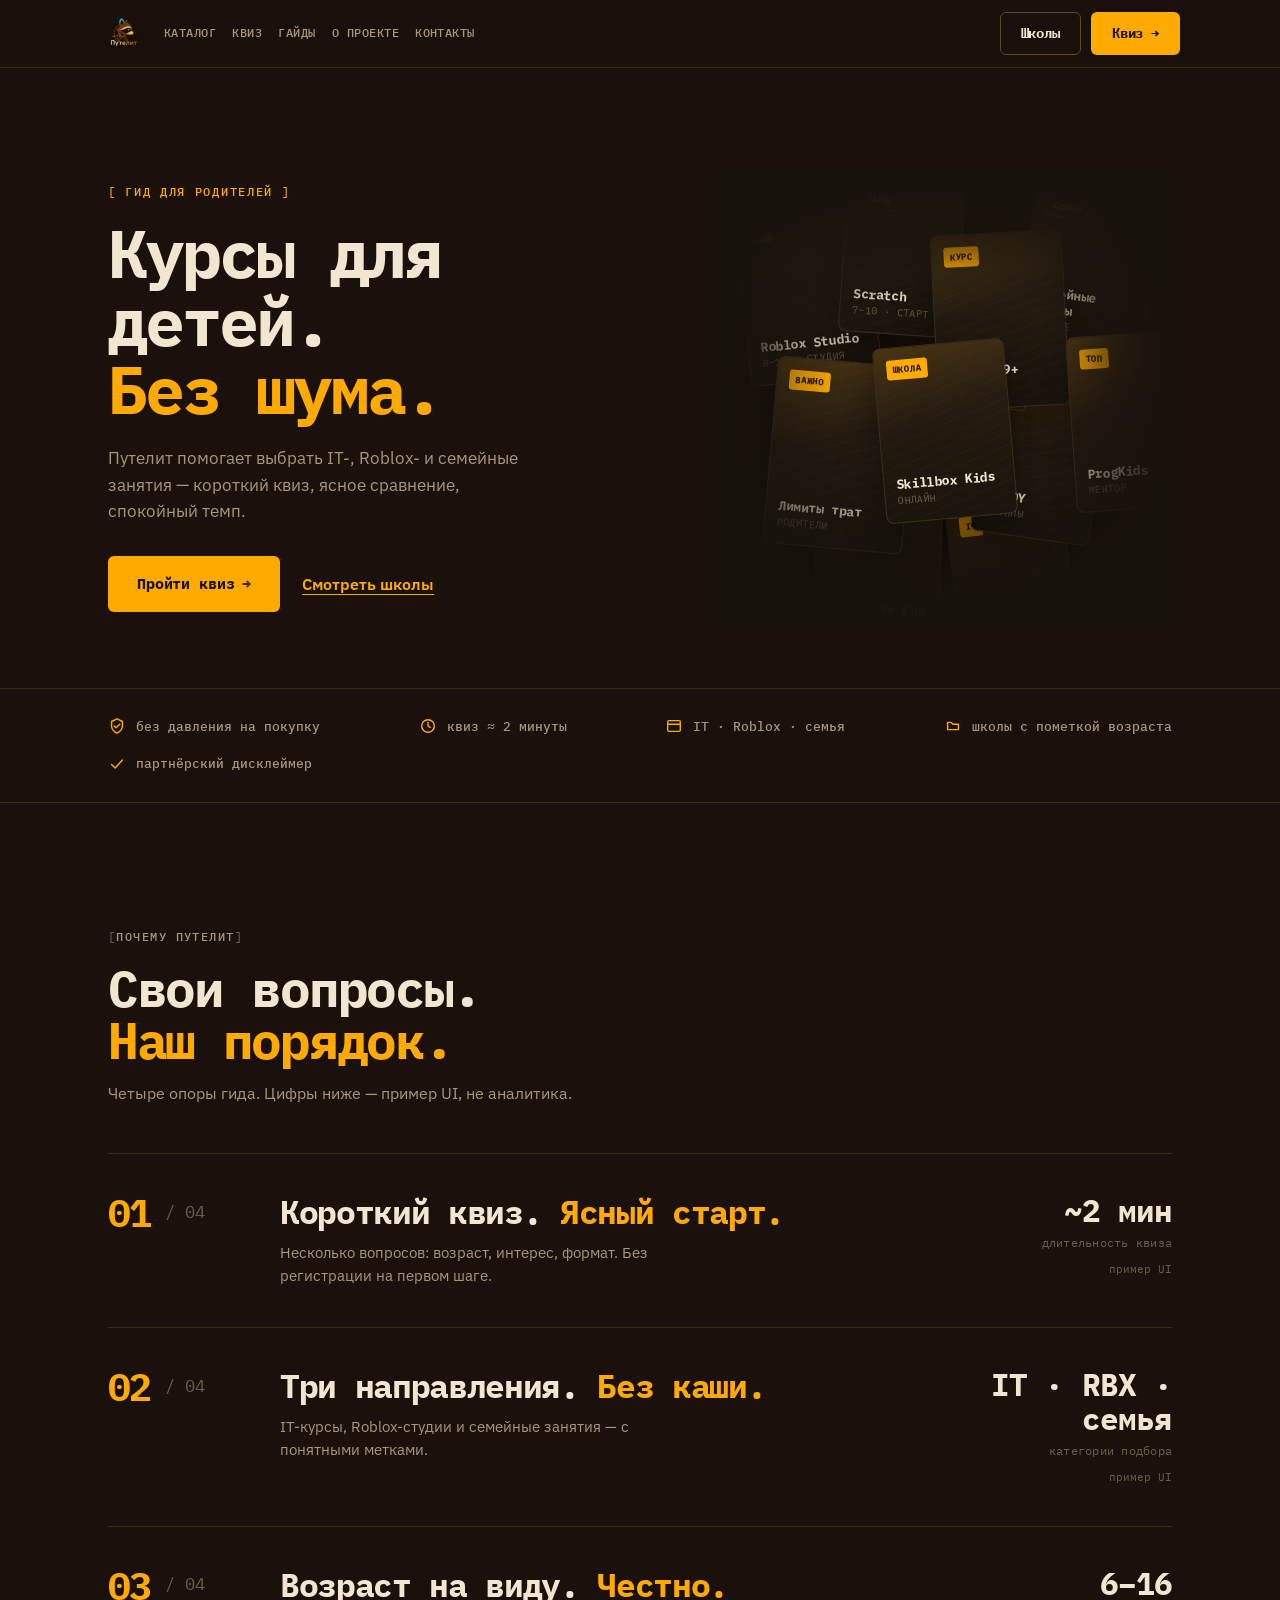
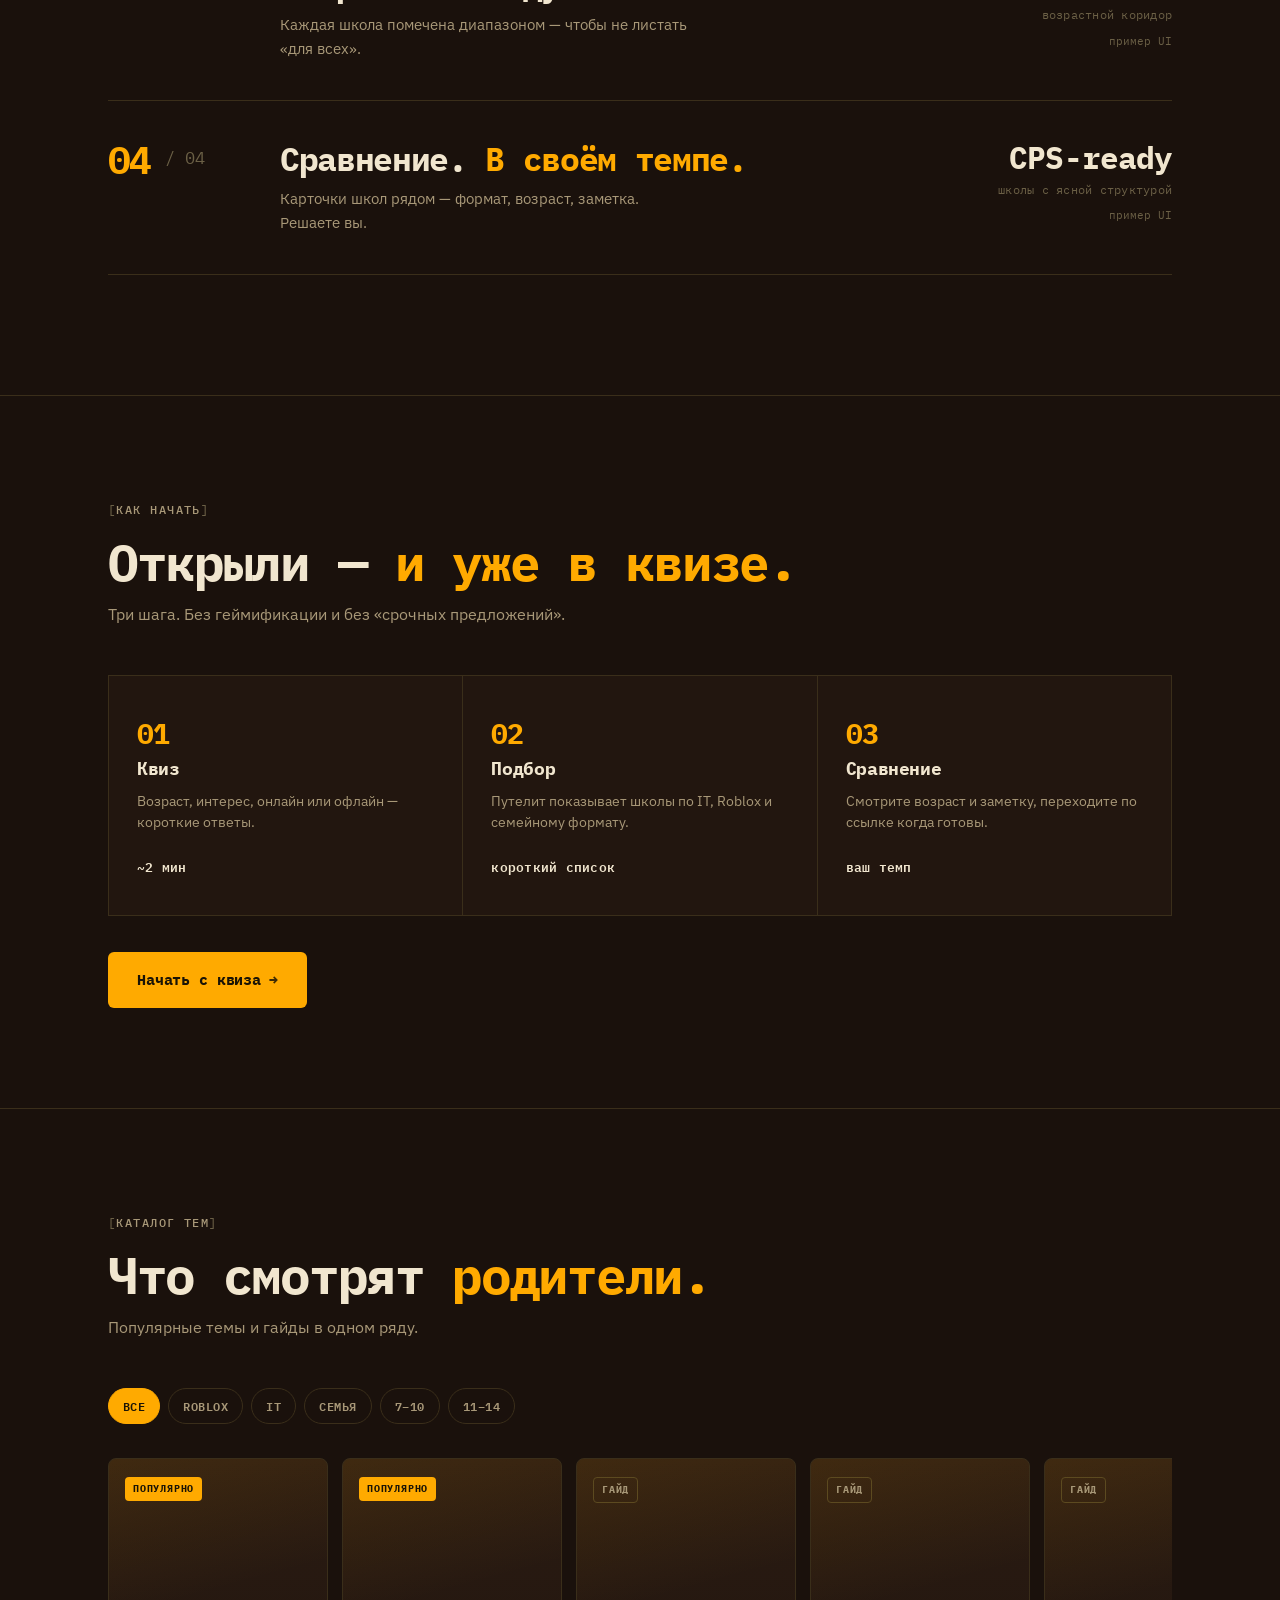
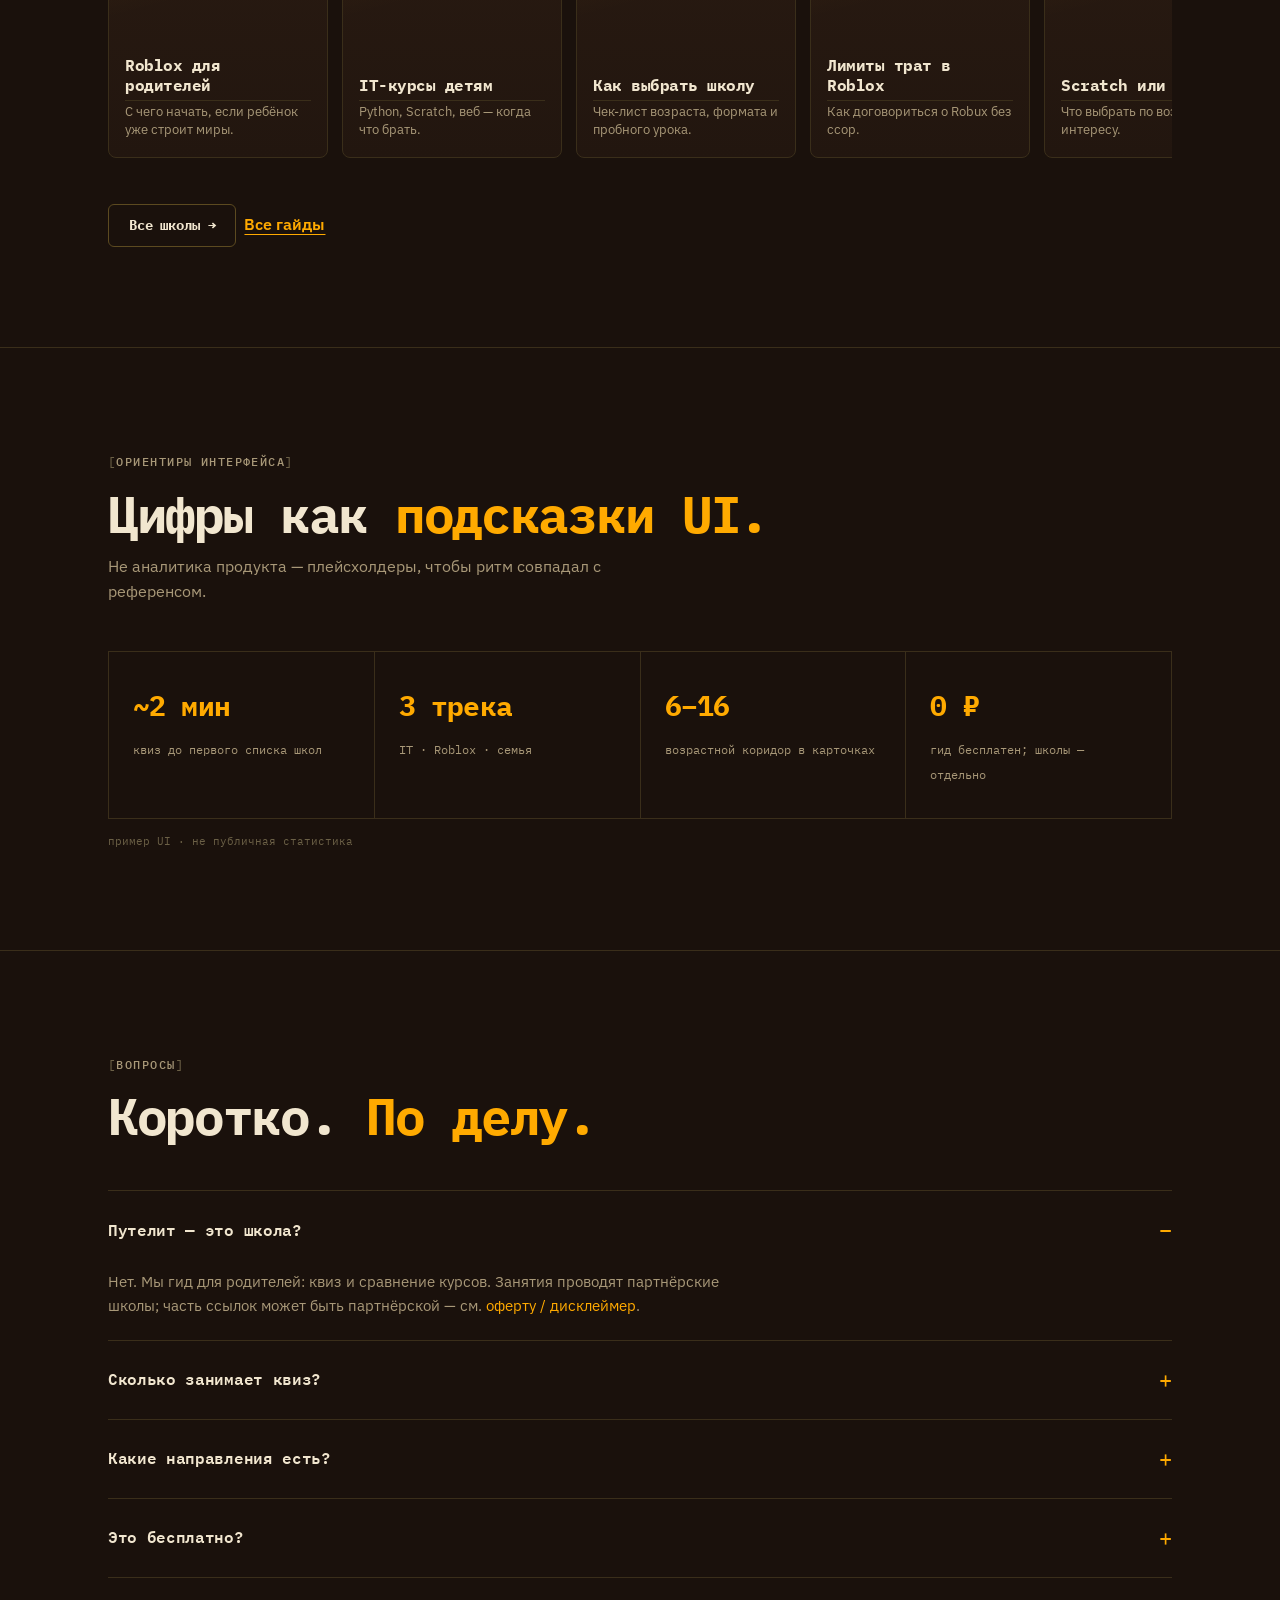
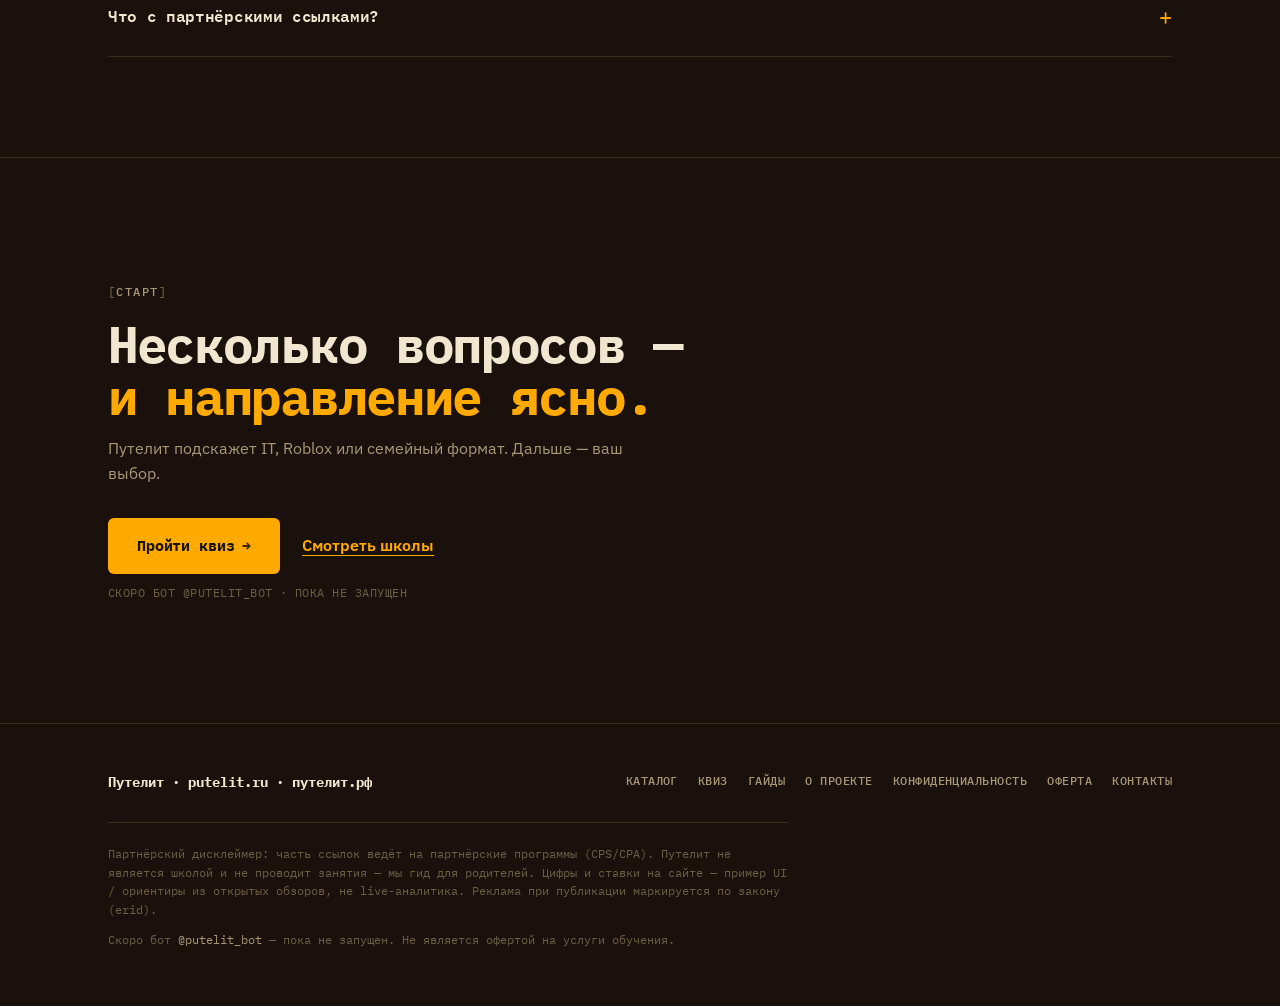
<file: index.html>
<!DOCTYPE html>
<html lang="ru">
<head>
<meta charset="UTF-8" />
<meta name="viewport" content="width=device-width, initial-scale=1" />
<title>Путелит — гид по IT-, Roblox- и семейным курсам для детей</title>
<meta name="description" content="Сравнение курсов и школ для детей: IT, Roblox, семейные занятия. Короткий квиз, без давления. Партнёрский гид putelit.ru." />
<meta name="theme-color" content="#1A110C" />
<meta property="og:title" content="Путелит — гид по IT-, Roblox- и семейным курсам для детей" />
<meta property="og:description" content="Сравнение курсов и школ для детей: IT, Roblox, семейные занятия. Короткий квиз, без давления. Партнёрский гид putelit.ru." />
<meta property="og:type" content="website" />
<meta property="og:locale" content="ru_RU" />
<link rel="icon" href="assets/chrysolite-og.png" type="image/png" />
<link rel="preconnect" href="https://fonts.googleapis.com" />
<link rel="preconnect" href="https://fonts.gstatic.com" crossorigin />
<link href="https://fonts.googleapis.com/css2?family=IBM+Plex+Mono:wght@400;500;700&family=IBM+Plex+Sans:wght@400;500;600;700&family=Unbounded:wght@500;600;700&display=swap" rel="stylesheet" />
<link rel="stylesheet" href="css/main.css" />

</head>
<body>
<a class="skip-link" href="#main">К содержанию</a>
<header class="nav">
  <div class="nav-inner">
            <a class="wordmark" href="index.html" aria-label="Путелит">
      <img class="logo-wordmark logo-wordmark--d" src="assets/brand/logo-header.jpg" alt="Путелит" height="48" />
    </a>
    <button class="nav-toggle" type="button" aria-label="Меню" aria-expanded="false" hidden><span></span></button>
    <nav class="nav-links" aria-label="Основное меню">
      <a href="catalog.html">Каталог</a>
      <a href="quiz.html">Квиз</a>
      <a href="guides/roblox-dlya-roditeley.html">Гайды</a>
      <a href="about.html">О проекте</a>
      <a href="contacts.html">Контакты</a>
    </nav>
    <div class="nav-actions">
      <a class="btn btn-ghost" href="catalog.html">Школы</a>
      <a class="btn btn-primary" href="quiz.html">Квиз →</a>
    </div>
  </div>
</header>

<main id="main">
  <section class="hero">
    <div class="wrap hero-grid">
      <div>
        <p class="hero-eyebrow">[ гид для родителей ]</p>
        <h1>Курсы для детей.<em>Без шума.</em></h1>
        <p class="sub">Путелит помогает выбрать IT-, Roblox- и семейные занятия — короткий квиз, ясное сравнение, спокойный темп.</p>
        <div class="hero-ctas">
          <a class="btn btn-primary btn-xl" href="quiz.html">Пройти квиз <span class="btn__arr">→</span></a>
          <a class="btn-line" href="catalog.html">Смотреть школы</a>
        </div>
      </div>
      <div class="hero-wall" aria-label="Галерея тем Путелит">
        <div class="wall-stage">
          <article class="wall-card"><div class="wall-card__top"><span class="wall-badge">IT</span></div><div><div class="wall-card__title">Roblox Studio</div><div class="wall-card__meta">8–13 · студия</div></div></article>
          <article class="wall-card"><div class="wall-card__top"><span class="wall-badge wall-badge--mute">гайд</span></div><div><div class="wall-card__title">Scratch</div><div class="wall-card__meta">7–10 · старт</div></div></article>
          <article class="wall-card"><div class="wall-card__top"><span class="wall-badge">курс</span></div><div><div class="wall-card__title">Python 9+</div><div class="wall-card__meta">проекты</div></div></article>
          <article class="wall-card"><div class="wall-card__top"><span class="wall-badge wall-badge--mute">семья</span></div><div><div class="wall-card__title">Семейные курсы</div><div class="wall-card__meta">вместе</div></div></article>
          <article class="wall-card"><div class="wall-card__top"><span class="wall-badge">важно</span></div><div><div class="wall-card__title">Лимиты трат</div><div class="wall-card__meta">родители</div></div></article>
          <article class="wall-card"><div class="wall-card__top"><span class="wall-badge">школа</span></div><div><div class="wall-card__title">Skillbox Kids</div><div class="wall-card__meta">онлайн</div></div></article>
          <article class="wall-card"><div class="wall-card__top"><span class="wall-badge wall-badge--mute">IT</span></div><div><div class="wall-card__title">CODDY</div><div class="wall-card__meta">группы</div></div></article>
          <article class="wall-card"><div class="wall-card__top"><span class="wall-badge">топ</span></div><div><div class="wall-card__title">ProgKids</div><div class="wall-card__meta">ментор</div></div></article>
          <article class="wall-card"><div class="wall-card__top"><span class="wall-badge wall-badge--mute">гайд</span></div><div><div class="wall-card__title">Minecraft Edu</div><div class="wall-card__meta">7–12</div></div></article>
          <article class="wall-card"><div class="wall-card__top"><span class="wall-badge">IT</span></div><div><div class="wall-card__title">Blender Kids</div><div class="wall-card__meta">11–14</div></div></article>
        </div>
      </div>
    </div>
  </section>

  <section class="trust" aria-label="Ориентиры">
    <ul class="wrap trust-row">
      <li><svg viewBox="0 0 20 20"><path d="M10 2l6 3v5c0 4-3 6.5-6 8-3-1.5-6-4-6-8V5z"/><path d="M7 10l2 2 4-4"/></svg> без давления на покупку</li>
      <li><svg viewBox="0 0 20 20"><circle cx="10" cy="10" r="7"/><path d="M10 6v4l2.5 1.5"/></svg> квиз ≈ 2 минуты</li>
      <li><svg viewBox="0 0 20 20"><rect x="3" y="4" width="14" height="12" rx="1.5"/><path d="M3 8h14"/></svg> IT · Roblox · семья</li>
      <li><svg viewBox="0 0 20 20"><path d="M4 14V6h4l2 2h6v6H4z"/></svg> школы с пометкой возраста</li>
      <li><svg viewBox="0 0 20 20"><path d="M4 10.5l4 4 8-9"/></svg> партнёрский дисклеймер</li>
    </ul>
  </section>

  <section class="ch" id="story">
    <div class="wrap">
      <div class="sh">
        <span class="label">почему Путелит</span>
        <h2 class="h2">Свои вопросы.<em> Наш порядок.</em></h2>
        <p class="sub">Четыре опоры гида. Цифры ниже — пример UI, не аналитика.</p>
      </div>
      <div class="story">
        <article class="story-item">
          <span class="story-ix">01<i> / 04</i></span>
          <div><h3 class="story-h">Короткий квиз.<em> Ясный старт.</em></h3><p class="story-p">Несколько вопросов: возраст, интерес, формат. Без регистрации на первом шаге.</p></div>
          <div class="story-m"><b>~2 мин</b><span>длительность квиза</span><p class="story-note">пример UI</p></div>
        </article>
        <article class="story-item">
          <span class="story-ix">02<i> / 04</i></span>
          <div><h3 class="story-h">Три направления.<em> Без каши.</em></h3><p class="story-p">IT-курсы, Roblox-студии и семейные занятия — с понятными метками.</p></div>
          <div class="story-m"><b>IT · RBX · семья</b><span>категории подбора</span><p class="story-note">пример UI</p></div>
        </article>
        <article class="story-item">
          <span class="story-ix">03<i> / 04</i></span>
          <div><h3 class="story-h">Возраст на виду.<em> Честно.</em></h3><p class="story-p">Каждая школа помечена диапазоном — чтобы не листать «для всех».</p></div>
          <div class="story-m"><b>6–16</b><span>возрастной коридор</span><p class="story-note">пример UI</p></div>
        </article>
        <article class="story-item">
          <span class="story-ix">04<i> / 04</i></span>
          <div><h3 class="story-h">Сравнение.<em> В своём темпе.</em></h3><p class="story-p">Карточки школ рядом — формат, возраст, заметка. Решаете вы.</p></div>
          <div class="story-m"><b>CPS-ready</b><span>школы с ясной структурой</span><p class="story-note">пример UI</p></div>
        </article>
      </div>
    </div>
  </section>

  <section class="ch ch--s" id="how">
    <div class="wrap">
      <div class="sh">
        <span class="label">как начать</span>
        <h2 class="h2">Открыли — <em>и уже в квизе.</em></h2>
        <p class="sub">Три шага. Без геймификации и без «срочных предложений».</p>
      </div>
      <ol class="steps">
        <li class="step"><span class="step-n">01</span><h3>Квиз</h3><p>Возраст, интерес, онлайн или офлайн — короткие ответы.</p><b class="step-t">~2 мин</b></li>
        <li class="step"><span class="step-n">02</span><h3>Подбор</h3><p>Путелит показывает школы по IT, Roblox и семейному формату.</p><b class="step-t">короткий список</b></li>
        <li class="step"><span class="step-n">03</span><h3>Сравнение</h3><p>Смотрите возраст и заметку, переходите по ссылке когда готовы.</p><b class="step-t">ваш темп</b></li>
      </ol>
      <div style="margin-top:36px">
        <a class="btn btn-primary btn-xl" href="quiz.html">Начать с квиза <span class="btn__arr">→</span></a>
      </div>
    </div>
  </section>

  <section class="ch ch--s" id="topics">
    <div class="wrap">
      <div class="sh">
        <span class="label">каталог тем</span>
        <h2 class="h2">Что смотрят <em>родители.</em></h2>
        <p class="sub">Популярные темы и гайды в одном ряду.</p>
      </div>
      <div class="chips" role="toolbar" aria-label="Фильтр тем">
        <button type="button" class="chip is-on" data-filter="все" aria-pressed="true">Все</button>
        <button type="button" class="chip" data-filter="roblox" aria-pressed="false">Roblox</button>
        <button type="button" class="chip" data-filter="it" aria-pressed="false">IT</button>
        <button type="button" class="chip" data-filter="семья" aria-pressed="false">Семья</button>
        <button type="button" class="chip" data-filter="7–10" aria-pressed="false">7–10</button>
        <button type="button" class="chip" data-filter="11–14" aria-pressed="false">11–14</button>
      </div>
      <div class="gallery-scroll">
        <div class="gallery-track" data-gallery tabindex="0" aria-label="Карточки тем">
          <a class="gcard" href="guides/roblox-dlya-roditeley.html" data-tags="roblox 7–10 11–14" style="text-decoration:none;color:inherit">
            <span class="gcard__badge gcard__badge--hot">популярно</span>
            <div class="gcard__body"><h3 class="gcard__title">Roblox для родителей</h3><p class="gcard__line">С чего начать, если ребёнок уже строит миры.</p></div>
          </a>
          <a class="gcard" href="guides/it-kursy-detyam.html" data-tags="it 7–10 11–14" style="text-decoration:none;color:inherit">
            <span class="gcard__badge gcard__badge--hot">популярно</span>
            <div class="gcard__body"><h3 class="gcard__title">IT-курсы детям</h3><p class="gcard__line">Python, Scratch, веб — когда что брать.</p></div>
          </a>
          <a class="gcard" href="guides/kak-vybrat-shkolu.html" data-tags="it roblox семья" style="text-decoration:none;color:inherit">
            <span class="gcard__badge gcard__badge--mute">гайд</span>
            <div class="gcard__body"><h3 class="gcard__title">Как выбрать школу</h3><p class="gcard__line">Чек-лист возраста, формата и пробного урока.</p></div>
          </a>
          <a class="gcard" href="guides/limity-trat-v-roblox.html" data-tags="roblox 7–10 11–14" style="text-decoration:none;color:inherit">
            <span class="gcard__badge gcard__badge--mute">гайд</span>
            <div class="gcard__body"><h3 class="gcard__title">Лимиты трат в Roblox</h3><p class="gcard__line">Как договориться о Robux без ссор.</p></div>
          </a>
          <a class="gcard" href="guides/scratch-ili-python.html" data-tags="it 7–10 11–14" style="text-decoration:none;color:inherit">
            <span class="gcard__badge gcard__badge--mute">гайд</span>
            <div class="gcard__body"><h3 class="gcard__title">Scratch или Python</h3><p class="gcard__line">Что выбрать по возрасту и интересу.</p></div>
          </a>
          <a class="gcard" href="guides/onlayn-vs-ochno.html" data-tags="it roblox семья 7–10 11–14" style="text-decoration:none;color:inherit">
            <span class="gcard__badge gcard__badge--mute">гайд</span>
            <div class="gcard__body"><h3 class="gcard__title">Онлайн или очно</h3><p class="gcard__line">Формат занятий без мифов и давления.</p></div>
          </a>
          <a class="gcard" href="catalog.html" data-tags="it 11–14" style="text-decoration:none;color:inherit">
            <span class="gcard__badge gcard__badge--hot">каталог</span>
            <div class="gcard__body"><h3 class="gcard__title">Skillbox Kids vs CODDY</h3><p class="gcard__line">Возраст, темп и формат — в каталоге.</p></div>
          </a>
        </div>
      </div>
      <div class="gallery-foot">
        <a class="btn btn-ghost" href="catalog.html">Все школы →</a>
        <a class="btn-line" href="guides/kak-vybrat-shkolu.html">Все гайды</a>
      </div>
    </div>
  </section>

  <section class="ch ch--s">
    <div class="wrap">
      <div class="sh">
        <span class="label">ориентиры интерфейса</span>
        <h2 class="h2">Цифры как <em>подсказки UI.</em></h2>
        <p class="sub">Не аналитика продукта — плейсхолдеры, чтобы ритм совпадал с референсом.</p>
      </div>
      <div class="metrics">
        <div class="metric"><b>~2 мин</b><span>квиз до первого списка школ</span></div>
        <div class="metric"><b>3 трека</b><span>IT · Roblox · семья</span></div>
        <div class="metric"><b>6–16</b><span>возрастной коридор в карточках</span></div>
        <div class="metric"><b>0 ₽</b><span>гид бесплатен; школы — отдельно</span></div>
      </div>
      <p class="metrics-cap">пример UI · не публичная статистика</p>
    </div>
  </section>

  <section class="ch ch--s" id="faq">
    <div class="wrap">
      <div class="sh">
        <span class="label">вопросы</span>
        <h2 class="h2">Коротко.<em> По делу.</em></h2>
      </div>
      <div class="faq">
        <details open>
          <summary>Путелит — это школа?</summary>
          <p>Нет. Мы гид для родителей: квиз и сравнение курсов. Занятия проводят партнёрские школы; часть ссылок может быть партнёрской — см. <a href="offer.html">оферту / дисклеймер</a>.</p>
        </details>
        <details>
          <summary>Сколько занимает квиз?</summary>
          <p>Около двух минут: возраст, интересы и желаемый формат. Регистрация не нужна.</p>
        </details>
        <details>
          <summary>Какие направления есть?</summary>
          <p>IT-курсы, Roblox-студии и семейные занятия. Каждая карточка помечена возрастом. См. <a href="catalog.html">каталог</a>.</p>
        </details>
        <details>
          <summary>Это бесплатно?</summary>
          <p>Сам гид и квиз — бесплатны. Стоимость занятий зависит от школы; Путелит не продаёт абонементы.</p>
        </details>
        <details>
          <summary>Что с партнёрскими ссылками?</summary>
          <p>Часть переходов ведёт на партнёрские программы. Мы помечаем это в дисклеймере и не давим на «купить сейчас».</p>
        </details>
      </div>
    </div>
  </section>

  <section class="cta-band">
    <div class="wrap">
      <span class="label">старт</span>
      <h2 class="h2">Несколько вопросов — <em>и направление ясно.</em></h2>
      <p class="sub">Путелит подскажет IT, Roblox или семейный формат. Дальше — ваш выбор.</p>
      <div class="hero-ctas">
        <a class="btn btn-primary btn-xl" href="quiz.html">Пройти квиз <span class="btn__arr">→</span></a>
        <a class="btn-line" href="catalog.html">Смотреть школы</a>
      </div>
      <p class="soon-note">Скоро бот @putelit_bot · пока не запущен</p>
    </div>
  </section>
</main>
<footer class="footer">
  <div class="wrap">
    <div class="footer-top">
      <div class="footer-brand">Путелит · putelit.ru · путелит.рф</div>
      <div class="footer-links">
        <a href="catalog.html">Каталог</a>
        <a href="quiz.html">Квиз</a>
        <a href="guides/kak-vybrat-shkolu.html">Гайды</a>
        <a href="about.html">О проекте</a>
        <a href="privacy.html">Конфиденциальность</a>
        <a href="offer.html">Оферта</a>
        <a href="contacts.html">Контакты</a>
      </div>
    </div>
    <p class="footer-disclaimer">Партнёрский дисклеймер: часть ссылок ведёт на партнёрские программы (CPS/CPA). Путелит не является школой и не проводит занятия — мы гид для родителей. Цифры и ставки на сайте — пример UI / ориентиры из открытых обзоров, не live-аналитика. Реклама при публикации маркируется по закону (erid).</p>
    <p class="footer-disclaimer" style="border:0;padding-top:12px;margin-top:0">
      Скоро бот <span style="color:var(--muted)">@putelit_bot</span> — пока не запущен. Не является офертой на услуги обучения.
    </p>
  </div>
</footer>
<!-- Яндекс.Метрика: вставьте код счётчика перед </body> после регистрации.
     Не подключайте Google Analytics / GTM / Google Fonts / Maps (требования РФ). -->
<script src="js/main.js"></script>

</body>
</html>
</file>
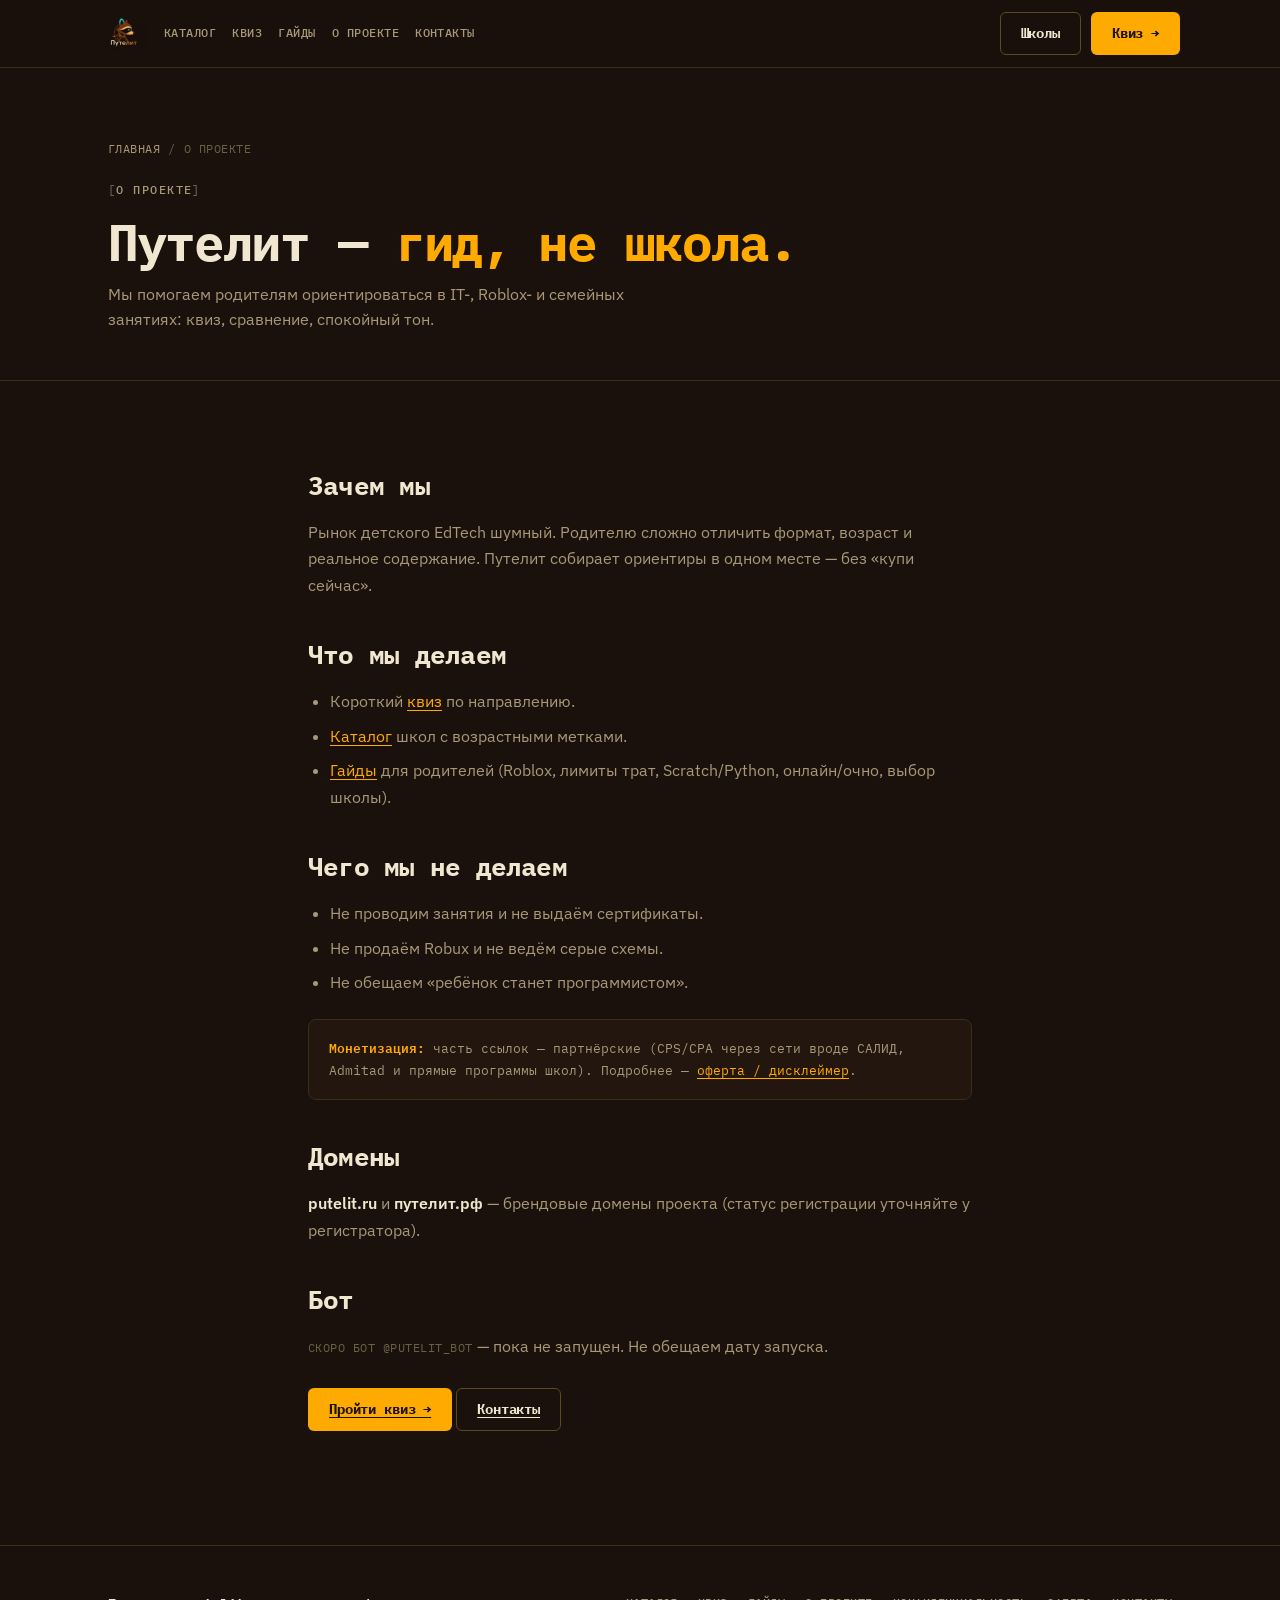
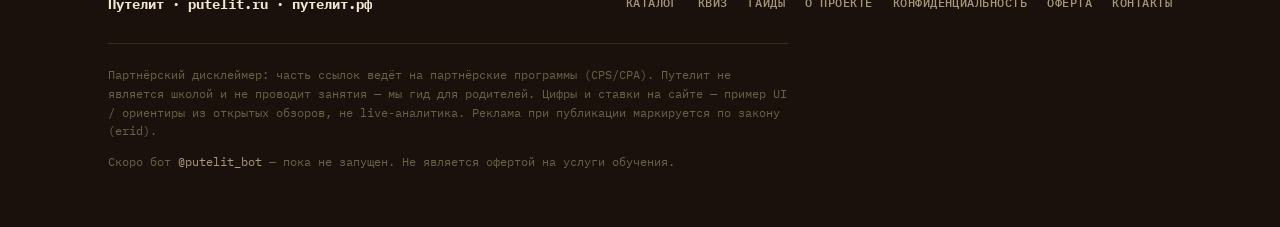
<file: about.html>
<!DOCTYPE html>
<html lang="ru">
<head>
<meta charset="UTF-8" />
<meta name="viewport" content="width=device-width, initial-scale=1" />
<title>О проекте Путелит — гид для родителей</title>
<meta name="description" content="Путелит (putelit.ru) — сравнение IT-, Roblox- и семейных курсов для детей. Не школа, партнёрский гид." />
<meta name="theme-color" content="#1A110C" />
<meta property="og:title" content="О проекте Путелит — гид для родителей" />
<meta property="og:description" content="Путелит (putelit.ru) — сравнение IT-, Roblox- и семейных курсов для детей. Не школа, партнёрский гид." />
<meta property="og:type" content="website" />
<meta property="og:locale" content="ru_RU" />
<link rel="icon" href="assets/chrysolite-og.png" type="image/png" />
<link rel="preconnect" href="https://fonts.googleapis.com" />
<link rel="preconnect" href="https://fonts.gstatic.com" crossorigin />
<link href="https://fonts.googleapis.com/css2?family=IBM+Plex+Mono:wght@400;500;700&family=IBM+Plex+Sans:wght@400;500;600;700&family=Unbounded:wght@500;600;700&display=swap" rel="stylesheet" />
<link rel="stylesheet" href="css/main.css" />
</head>
<body>
<a class="skip-link" href="#main">К содержанию</a>
<header class="nav">
  <div class="nav-inner">
            <a class="wordmark" href="index.html" aria-label="Путелит">
      <img class="logo-wordmark logo-wordmark--d" src="assets/brand/logo-header.jpg" alt="Путелит" height="48" />
    </a>
    <button class="nav-toggle" type="button" aria-label="Меню" aria-expanded="false" hidden><span></span></button>
    <nav class="nav-links" aria-label="Основное меню">
      <a href="catalog.html">Каталог</a>
      <a href="quiz.html">Квиз</a>
      <a href="guides/roblox-dlya-roditeley.html">Гайды</a>
      <a href="about.html" aria-current="page">О проекте</a>
      <a href="contacts.html">Контакты</a>
    </nav>
    <div class="nav-actions">
      <a class="btn btn-ghost" href="catalog.html">Школы</a>
      <a class="btn btn-primary" href="quiz.html">Квиз →</a>
    </div>
  </div>
</header>

<main id="main">
  <section class="page-hero">
    <div class="wrap">
      <p class="breadcrumb"><a href="index.html">Главная</a><span>/</span>О проекте</p>
      <span class="label">о проекте</span>
      <h1 class="h2">Путелит — <em>гид, не школа.</em></h1>
      <p class="sub">Мы помогаем родителям ориентироваться в IT-, Roblox- и семейных занятиях: квиз, сравнение, спокойный тон.</p>
    </div>
  </section>
  <section class="ch ch--s" style="padding-top:48px">
    <div class="wrap prose">
      <h2>Зачем мы</h2>
      <p>Рынок детского EdTech шумный. Родителю сложно отличить формат, возраст и реальное содержание. Путелит собирает ориентиры в одном месте — без «купи сейчас».</p>
      <h2>Что мы делаем</h2>
      <ul>
        <li>Короткий <a href="quiz.html">квиз</a> по направлению.</li>
        <li><a href="catalog.html">Каталог</a> школ с возрастными метками.</li>
        <li><a href="guides/kak-vybrat-shkolu.html">Гайды</a> для родителей (Roblox, лимиты трат, Scratch/Python, онлайн/очно, выбор школы).</li>
      </ul>
      <h2>Чего мы не делаем</h2>
      <ul>
        <li>Не проводим занятия и не выдаём сертификаты.</li>
        <li>Не продаём Robux и не ведём серые схемы.</li>
        <li>Не обещаем «ребёнок станет программистом».</li>
      </ul>
      <div class="callout"><strong>Монетизация:</strong> часть ссылок — партнёрские (CPS/CPA через сети вроде САЛИД, Admitad и прямые программы школ). Подробнее — <a href="offer.html">оферта / дисклеймер</a>.</div>
      <h2>Домены</h2>
      <p><strong>putelit.ru</strong> и <strong>путелит.рф</strong> — брендовые домены проекта (статус регистрации уточняйте у регистратора).</p>
      <h2>Бот</h2>
      <p><span class="soon-note" style="display:inline">Скоро бот @putelit_bot</span> — пока не запущен. Не обещаем дату запуска.</p>
      <p style="margin-top:28px"><a class="btn btn-primary" href="quiz.html">Пройти квиз →</a>
      <a class="btn btn-ghost" href="contacts.html">Контакты</a></p>
    </div>
  </section>
</main>
<footer class="footer">
  <div class="wrap">
    <div class="footer-top">
      <div class="footer-brand">Путелит · putelit.ru · путелит.рф</div>
      <div class="footer-links">
        <a href="catalog.html">Каталог</a>
        <a href="quiz.html">Квиз</a>
        <a href="guides/kak-vybrat-shkolu.html">Гайды</a>
        <a href="about.html">О проекте</a>
        <a href="privacy.html">Конфиденциальность</a>
        <a href="offer.html">Оферта</a>
        <a href="contacts.html">Контакты</a>
      </div>
    </div>
    <p class="footer-disclaimer">Партнёрский дисклеймер: часть ссылок ведёт на партнёрские программы (CPS/CPA). Путелит не является школой и не проводит занятия — мы гид для родителей. Цифры и ставки на сайте — пример UI / ориентиры из открытых обзоров, не live-аналитика. Реклама при публикации маркируется по закону (erid).</p>
    <p class="footer-disclaimer" style="border:0;padding-top:12px;margin-top:0">
      Скоро бот <span style="color:var(--muted)">@putelit_bot</span> — пока не запущен. Не является офертой на услуги обучения.
    </p>
  </div>
</footer>
<!-- Яндекс.Метрика: вставьте код счётчика перед </body> после регистрации.
     Не подключайте Google Analytics / GTM / Google Fonts / Maps (требования РФ). -->
<script src="js/main.js"></script>

</body>
</html>
</file>
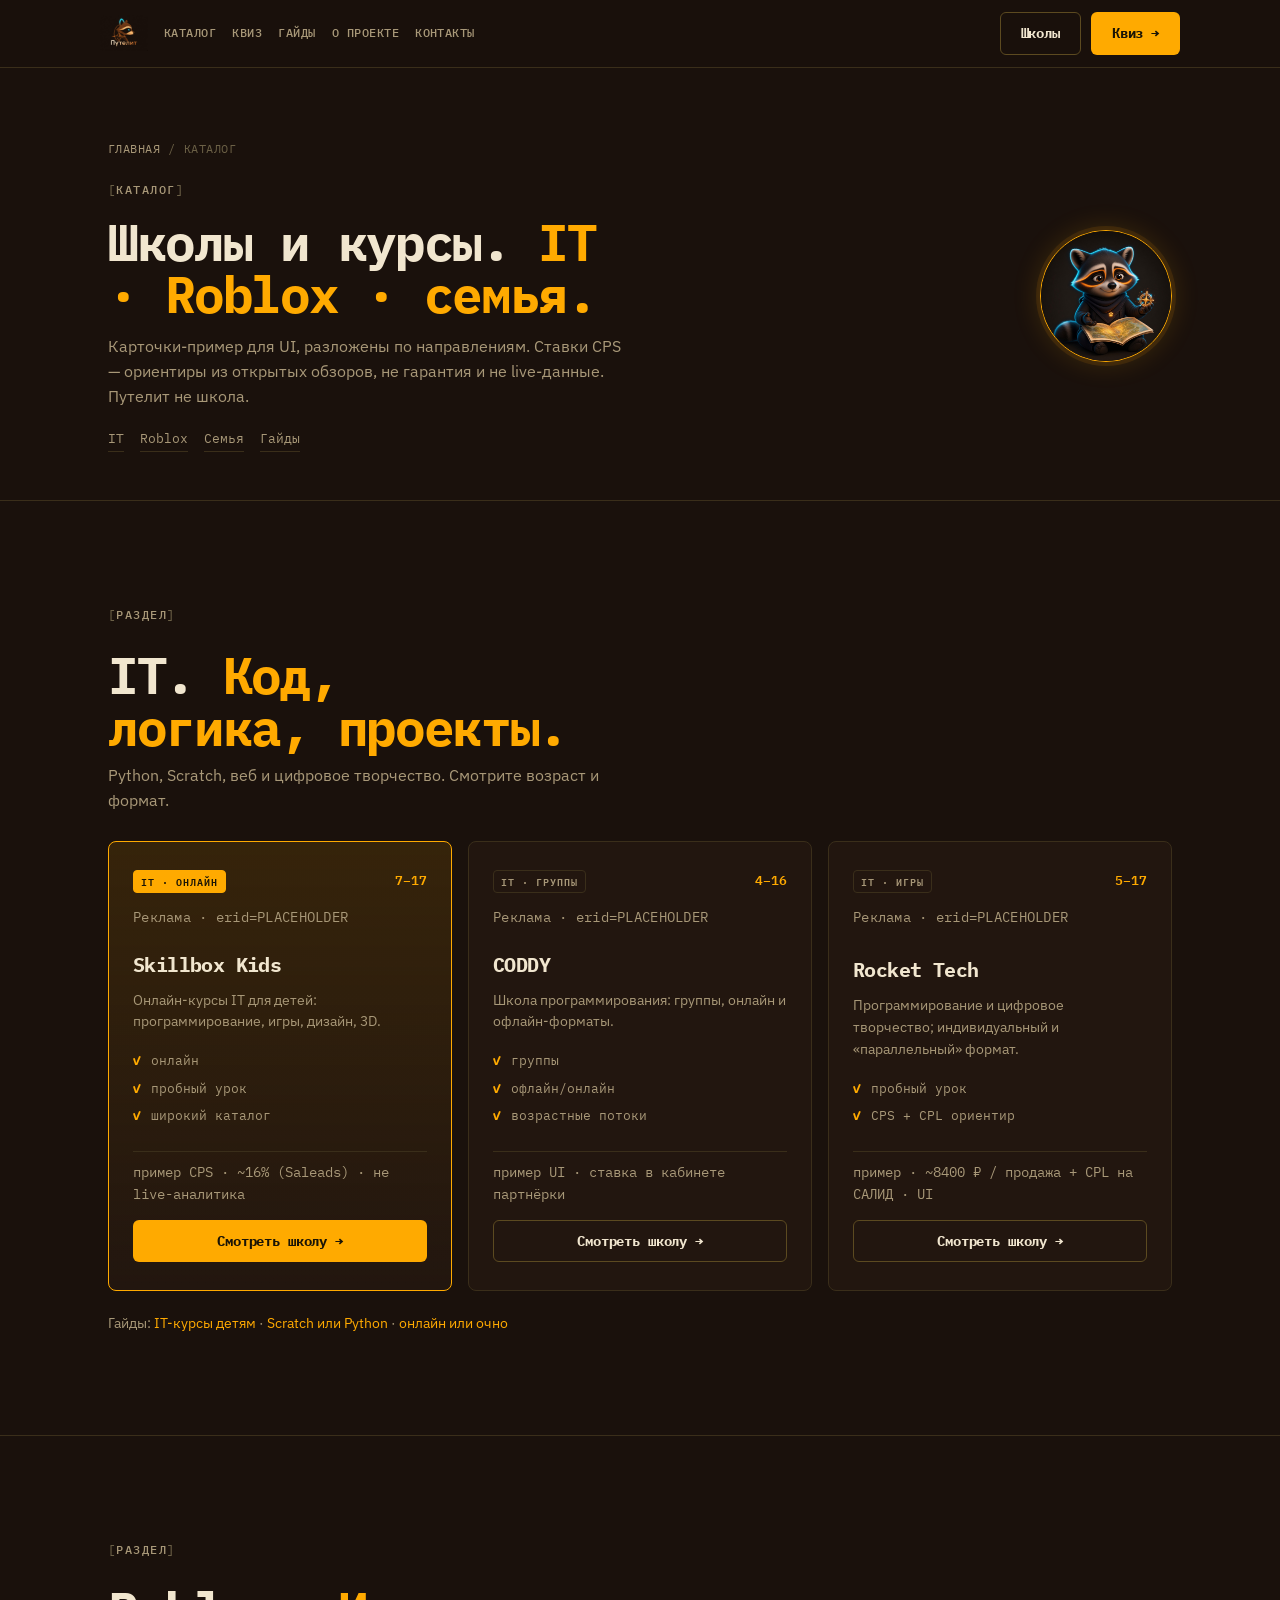
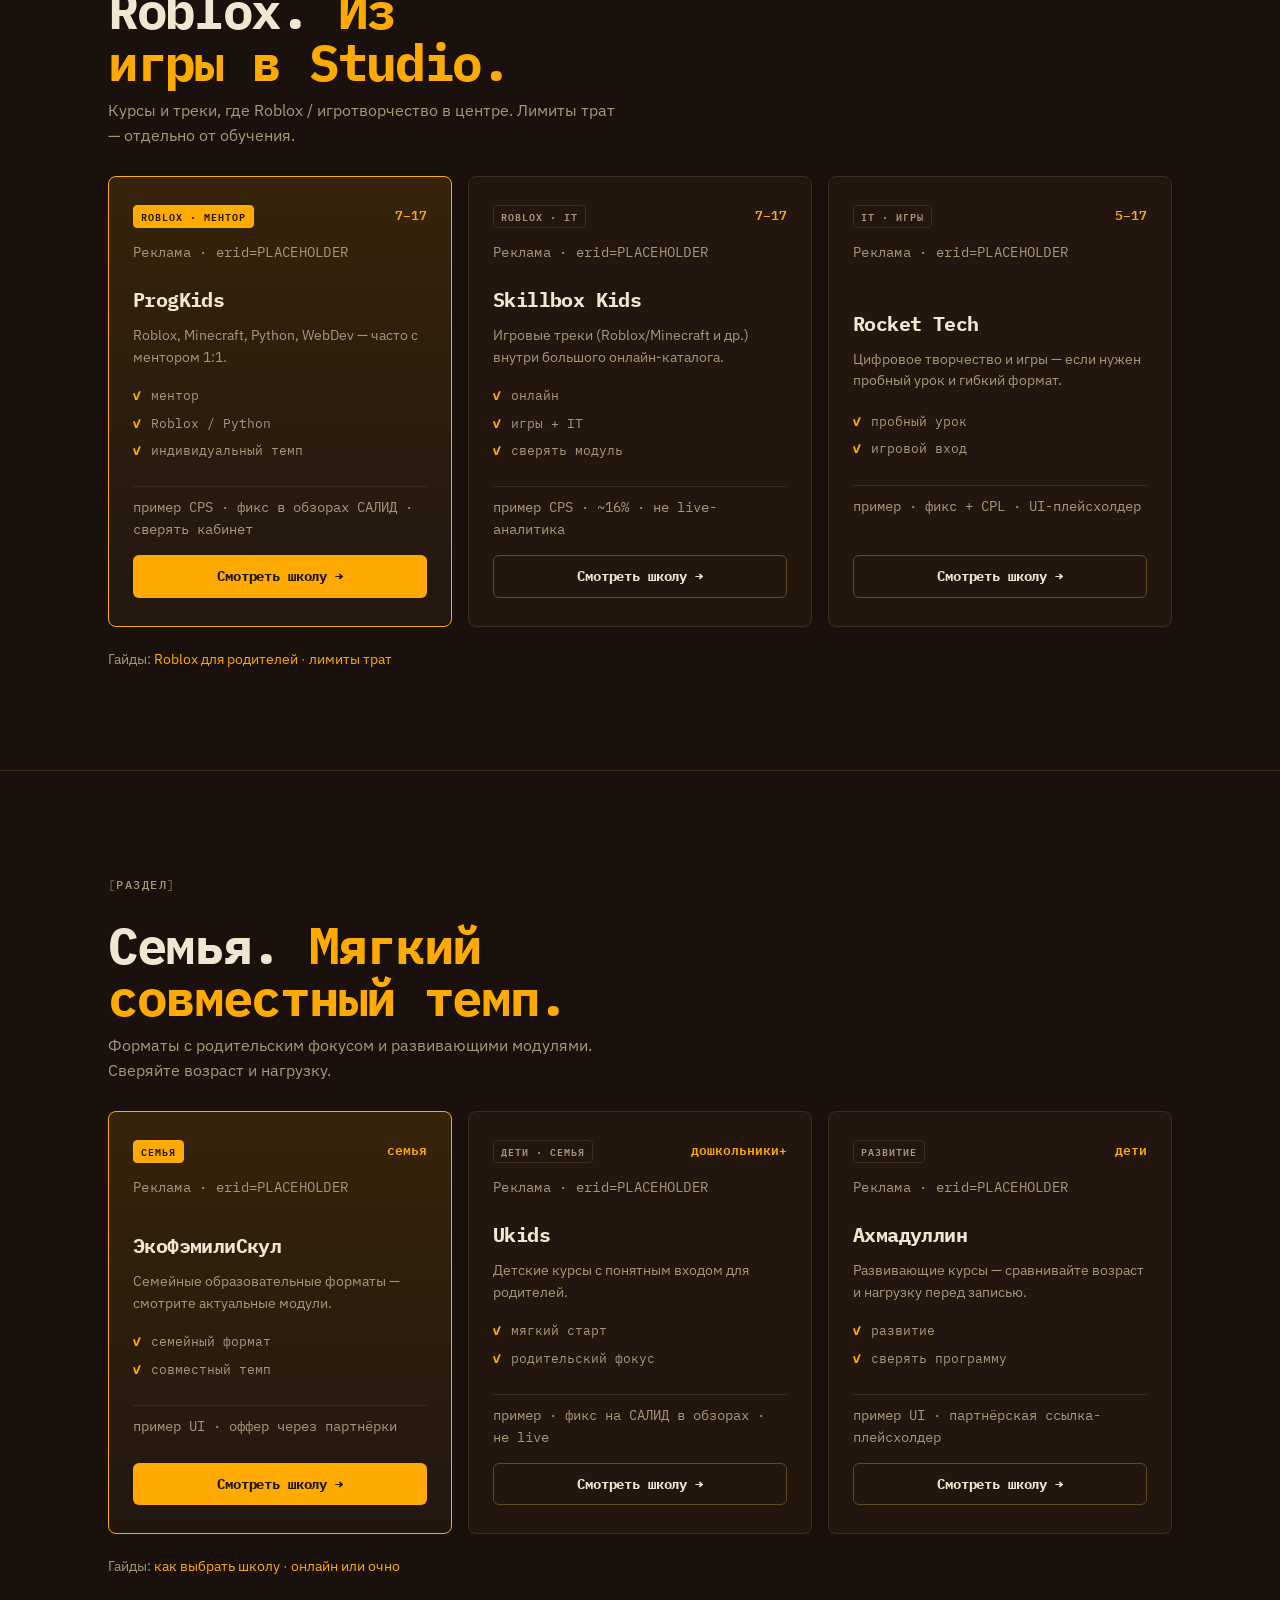
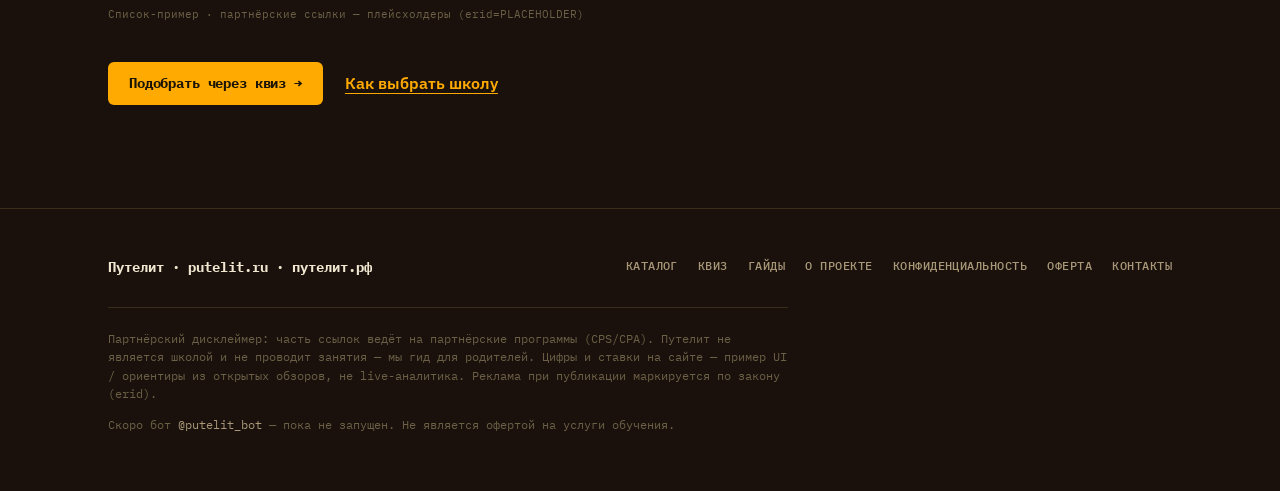
<file: catalog.html>
<!DOCTYPE html>
<html lang="ru">
<head>
<meta charset="UTF-8" />
<meta name="viewport" content="width=device-width, initial-scale=1" />
<title>Каталог школ: IT, Roblox, семья — Путелит</title>
<meta name="description" content="Каталог курсов для детей по разделам IT, Roblox и семья. Skillbox Kids, CODDY, ProgKids и др. Пример UI, партнёрские плейсхолдеры." />
<meta name="theme-color" content="#1A110C" />
<meta property="og:title" content="Каталог школ: IT, Roblox, семья — Путелит" />
<meta property="og:description" content="Каталог курсов для детей по разделам IT, Roblox и семья. Skillbox Kids, CODDY, ProgKids и др. Пример UI, партнёрские плейсхолдеры." />
<meta property="og:type" content="website" />
<meta property="og:locale" content="ru_RU" />
<link rel="icon" href="assets/chrysolite-og.png" type="image/png" />
<link rel="preconnect" href="https://fonts.googleapis.com" />
<link rel="preconnect" href="https://fonts.gstatic.com" crossorigin />
<link href="https://fonts.googleapis.com/css2?family=IBM+Plex+Mono:wght@400;500;700&family=IBM+Plex+Sans:wght@400;500;600;700&family=Unbounded:wght@500;600;700&display=swap" rel="stylesheet" />
<link rel="stylesheet" href="css/main.css" />

</head>
<body>
<a class="skip-link" href="#main">К содержанию</a>
<header class="nav">
  <div class="nav-inner">
            <a class="wordmark" href="index.html" aria-label="Путелит">
      <img class="logo-wordmark logo-wordmark--d" src="assets/brand/logo-header.jpg" alt="Путелит" height="48" />
    </a>
    <button class="nav-toggle" type="button" aria-label="Меню" aria-expanded="false" hidden><span></span></button>
    <nav class="nav-links" aria-label="Основное меню">
      <a href="catalog.html" aria-current="page">Каталог</a>
      <a href="quiz.html">Квиз</a>
      <a href="guides/roblox-dlya-roditeley.html">Гайды</a>
      <a href="about.html">О проекте</a>
      <a href="contacts.html">Контакты</a>
    </nav>
    <div class="nav-actions">
      <a class="btn btn-ghost" href="catalog.html">Школы</a>
      <a class="btn btn-primary" href="quiz.html">Квиз →</a>
    </div>
  </div>
</header>

<main id="main">
  <section class="page-hero">
    <div class="wrap page-hero-row">
      <div>
        <p class="breadcrumb"><a href="index.html">Главная</a><span>/</span>Каталог</p>
        <span class="label">каталог</span>
        <h1 class="h2">Школы и курсы.<em> IT · Roblox · семья.</em></h1>
        <p class="sub">Карточки-пример для UI, разложены по направлениям. Ставки CPS — ориентиры из открытых обзоров, не гарантия и не live-данные. Путелит не школа.</p>
        <p class="catalog-jump">
          <a href="#sec-it">IT</a>
          <a href="#sec-roblox">Roblox</a>
          <a href="#sec-family">Семья</a>
          <a href="guides/kak-vybrat-shkolu.html">Гайды</a>
        </p>
      </div>
      <figure class="mascot mascot--page">
        <img src="assets/mascot/compass-map.jpg" alt="Компас — маскот Путелит" width="132" height="132" />
      </figure>
    </div>
  </section>

  <section class="ch ch--s" id="sec-it">
    <div class="wrap">
      <div class="catalog-sec">
        <span class="label">раздел</span>
        <h2 class="h2">IT.<em> Код, логика, проекты.</em></h2>
        <p class="sub">Python, Scratch, веб и цифровое творчество. Смотрите возраст и формат.</p>
      </div>
      <div class="cards">
        <article class="card card--best">
          <div class="card-top">
            <span class="card-tag">IT · онлайн</span>
            <span class="card-age">7–17</span>
          </div>
          <p class="card-erid">Реклама · erid=PLACEHOLDER</p>
          <h3>Skillbox Kids</h3>
          <p>Онлайн-курсы IT для детей: программирование, игры, дизайн, 3D.</p>
          <ul><li>онлайн</li><li>пробный урок</li><li>широкий каталог</li></ul>
          <p class="card-cps">пример CPS · ~16% (Saleads) · не live-аналитика</p>
          <a class="btn btn-primary" href="https://example.com/?erid=PLACEHOLDER&partner=skillbox-kids" rel="sponsored noopener nofollow">Смотреть школу →</a>
        </article>
        <article class="card">
          <div class="card-top">
            <span class="card-tag">IT · группы</span>
            <span class="card-age">4–16</span>
          </div>
          <p class="card-erid">Реклама · erid=PLACEHOLDER</p>
          <h3>CODDY</h3>
          <p>Школа программирования: группы, онлайн и офлайн-форматы.</p>
          <ul><li>группы</li><li>офлайн/онлайн</li><li>возрастные потоки</li></ul>
          <p class="card-cps">пример UI · ставка в кабинете партнёрки</p>
          <a class="btn btn-ghost" href="https://example.com/?erid=PLACEHOLDER&partner=coddy" rel="sponsored noopener nofollow">Смотреть школу →</a>
        </article>
        <article class="card">
          <div class="card-top">
            <span class="card-tag">IT · игры</span>
            <span class="card-age">5–17</span>
          </div>
          <p class="card-erid">Реклама · erid=PLACEHOLDER</p>
          <h3>Rocket Tech</h3>
          <p>Программирование и цифровое творчество; индивидуальный и «параллельный» формат.</p>
          <ul><li>пробный урок</li><li>CPS + CPL ориентир</li></ul>
          <p class="card-cps">пример · ~8400 ₽ / продажа + CPL на САЛИД · UI</p>
          <a class="btn btn-ghost" href="https://example.com/?erid=PLACEHOLDER&partner=rocket-tech" rel="sponsored noopener nofollow">Смотреть школу →</a>
        </article>
      </div>
      <p class="catalog-guide-links">Гайды: <a href="guides/it-kursy-detyam.html">IT-курсы детям</a> · <a href="guides/scratch-ili-python.html">Scratch или Python</a> · <a href="guides/onlayn-vs-ochno.html">онлайн или очно</a></p>
    </div>
  </section>

  <section class="ch ch--s" id="sec-roblox">
    <div class="wrap">
      <div class="catalog-sec">
        <span class="label">раздел</span>
        <h2 class="h2">Roblox.<em> Из игры в Studio.</em></h2>
        <p class="sub">Курсы и треки, где Roblox / игротворчество в центре. Лимиты трат — отдельно от обучения.</p>
      </div>
      <div class="cards">
        <article class="card card--best">
          <div class="card-top">
            <span class="card-tag">Roblox · ментор</span>
            <span class="card-age">7–17</span>
          </div>
          <p class="card-erid">Реклама · erid=PLACEHOLDER</p>
          <h3>ProgKids</h3>
          <p>Roblox, Minecraft, Python, WebDev — часто с ментором 1:1.</p>
          <ul><li>ментор</li><li>Roblox / Python</li><li>индивидуальный темп</li></ul>
          <p class="card-cps">пример CPS · фикс в обзорах САЛИД · сверять кабинет</p>
          <a class="btn btn-primary" href="https://example.com/?erid=PLACEHOLDER&partner=progkids" rel="sponsored noopener nofollow">Смотреть школу →</a>
        </article>
        <article class="card">
          <div class="card-top">
            <span class="card-tag">Roblox · IT</span>
            <span class="card-age">7–17</span>
          </div>
          <p class="card-erid">Реклама · erid=PLACEHOLDER</p>
          <h3>Skillbox Kids</h3>
          <p>Игровые треки (Roblox/Minecraft и др.) внутри большого онлайн-каталога.</p>
          <ul><li>онлайн</li><li>игры + IT</li><li>сверять модуль</li></ul>
          <p class="card-cps">пример CPS · ~16% · не live-аналитика</p>
          <a class="btn btn-ghost" href="https://example.com/?erid=PLACEHOLDER&partner=skillbox-kids" rel="sponsored noopener nofollow">Смотреть школу →</a>
        </article>
        <article class="card">
          <div class="card-top">
            <span class="card-tag">IT · игры</span>
            <span class="card-age">5–17</span>
          </div>
          <p class="card-erid">Реклама · erid=PLACEHOLDER</p>
          <h3>Rocket Tech</h3>
          <p>Цифровое творчество и игры — если нужен пробный урок и гибкий формат.</p>
          <ul><li>пробный урок</li><li>игровой вход</li></ul>
          <p class="card-cps">пример · фикс + CPL · UI-плейсхолдер</p>
          <a class="btn btn-ghost" href="https://example.com/?erid=PLACEHOLDER&partner=rocket-tech" rel="sponsored noopener nofollow">Смотреть школу →</a>
        </article>
      </div>
      <p class="catalog-guide-links">Гайды: <a href="guides/roblox-dlya-roditeley.html">Roblox для родителей</a> · <a href="guides/limity-trat-v-roblox.html">лимиты трат</a></p>
    </div>
  </section>

  <section class="ch ch--s" id="sec-family">
    <div class="wrap">
      <div class="catalog-sec">
        <span class="label">раздел</span>
        <h2 class="h2">Семья.<em> Мягкий совместный темп.</em></h2>
        <p class="sub">Форматы с родительским фокусом и развивающими модулями. Сверяйте возраст и нагрузку.</p>
      </div>
      <div class="cards">
        <article class="card card--best">
          <div class="card-top">
            <span class="card-tag">Семья</span>
            <span class="card-age">семья</span>
          </div>
          <p class="card-erid">Реклама · erid=PLACEHOLDER</p>
          <h3>ЭкоФэмилиСкул</h3>
          <p>Семейные образовательные форматы — смотрите актуальные модули.</p>
          <ul><li>семейный формат</li><li>совместный темп</li></ul>
          <p class="card-cps">пример UI · оффер через партнёрки</p>
          <a class="btn btn-primary" href="https://example.com/?erid=PLACEHOLDER&partner=ecofamily" rel="sponsored noopener nofollow">Смотреть школу →</a>
        </article>
        <article class="card">
          <div class="card-top">
            <span class="card-tag">Дети · семья</span>
            <span class="card-age">дошкольники+</span>
          </div>
          <p class="card-erid">Реклама · erid=PLACEHOLDER</p>
          <h3>Ukids</h3>
          <p>Детские курсы с понятным входом для родителей.</p>
          <ul><li>мягкий старт</li><li>родительский фокус</li></ul>
          <p class="card-cps">пример · фикс на САЛИД в обзорах · не live</p>
          <a class="btn btn-ghost" href="https://example.com/?erid=PLACEHOLDER&partner=ukids" rel="sponsored noopener nofollow">Смотреть школу →</a>
        </article>
        <article class="card">
          <div class="card-top">
            <span class="card-tag">Развитие</span>
            <span class="card-age">дети</span>
          </div>
          <p class="card-erid">Реклама · erid=PLACEHOLDER</p>
          <h3>Ахмадуллин</h3>
          <p>Развивающие курсы — сравнивайте возраст и нагрузку перед записью.</p>
          <ul><li>развитие</li><li>сверять программу</li></ul>
          <p class="card-cps">пример UI · партнёрская ссылка-плейсхолдер</p>
          <a class="btn btn-ghost" href="https://example.com/?erid=PLACEHOLDER&partner=ahmadullin" rel="sponsored noopener nofollow">Смотреть школу →</a>
        </article>
      </div>
      <p class="catalog-guide-links">Гайды: <a href="guides/kak-vybrat-shkolu.html">как выбрать школу</a> · <a href="guides/onlayn-vs-ochno.html">онлайн или очно</a></p>
      <p class="metrics-cap" style="margin-top:28px">Список-пример · партнёрские ссылки — плейсхолдеры (erid=PLACEHOLDER)</p>
      <div class="hero-ctas" style="margin-top:36px">
        <a class="btn btn-primary" href="quiz.html">Подобрать через квиз →</a>
        <a class="btn-line" href="guides/kak-vybrat-shkolu.html">Как выбрать школу</a>
      </div>
    </div>
  </section>
</main>
<footer class="footer">
  <div class="wrap">
    <div class="footer-top">
      <div class="footer-brand">Путелит · putelit.ru · путелит.рф</div>
      <div class="footer-links">
        <a href="catalog.html">Каталог</a>
        <a href="quiz.html">Квиз</a>
        <a href="guides/kak-vybrat-shkolu.html">Гайды</a>
        <a href="about.html">О проекте</a>
        <a href="privacy.html">Конфиденциальность</a>
        <a href="offer.html">Оферта</a>
        <a href="contacts.html">Контакты</a>
      </div>
    </div>
    <p class="footer-disclaimer">Партнёрский дисклеймер: часть ссылок ведёт на партнёрские программы (CPS/CPA). Путелит не является школой и не проводит занятия — мы гид для родителей. Цифры и ставки на сайте — пример UI / ориентиры из открытых обзоров, не live-аналитика. Реклама при публикации маркируется по закону (erid).</p>
    <p class="footer-disclaimer" style="border:0;padding-top:12px;margin-top:0">
      Скоро бот <span style="color:var(--muted)">@putelit_bot</span> — пока не запущен. Не является офертой на услуги обучения.
    </p>
  </div>
</footer>
<!-- Яндекс.Метрика: вставьте код счётчика перед </body> после регистрации.
     Не подключайте Google Analytics / GTM / Google Fonts / Maps (требования РФ). -->
<script src="js/main.js"></script>

</body>
</html>
</file>
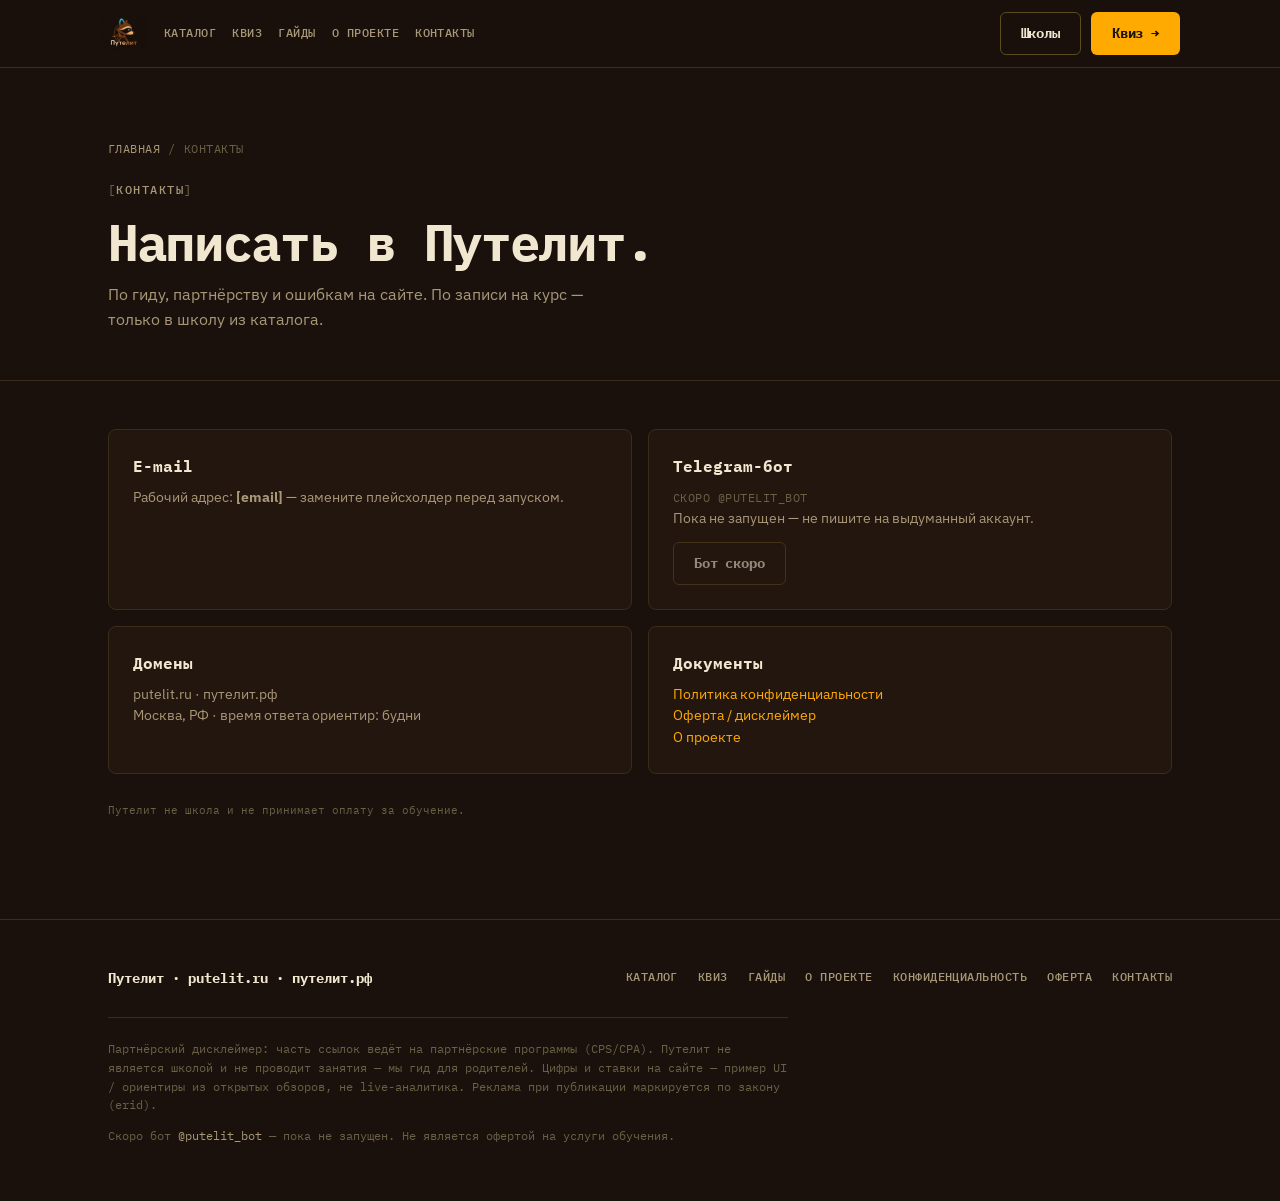
<file: contacts.html>
<!DOCTYPE html>
<html lang="ru">
<head>
<meta charset="UTF-8" />
<meta name="viewport" content="width=device-width, initial-scale=1" />
<title>Контакты — Путелит</title>
<meta name="description" content="Связаться с проектом Путелит (putelit.ru). Партнёрство, правки, вопросы по гиду." />
<meta name="theme-color" content="#1A110C" />
<meta property="og:title" content="Контакты — Путелит" />
<meta property="og:description" content="Связаться с проектом Путелит (putelit.ru). Партнёрство, правки, вопросы по гиду." />
<meta property="og:type" content="website" />
<meta property="og:locale" content="ru_RU" />
<link rel="icon" href="assets/chrysolite-og.png" type="image/png" />
<link rel="preconnect" href="https://fonts.googleapis.com" />
<link rel="preconnect" href="https://fonts.gstatic.com" crossorigin />
<link href="https://fonts.googleapis.com/css2?family=IBM+Plex+Mono:wght@400;500;700&family=IBM+Plex+Sans:wght@400;500;600;700&family=Unbounded:wght@500;600;700&display=swap" rel="stylesheet" />
<link rel="stylesheet" href="css/main.css" />
</head>
<body>
<a class="skip-link" href="#main">К содержанию</a>
<header class="nav">
  <div class="nav-inner">
            <a class="wordmark" href="index.html" aria-label="Путелит">
      <img class="logo-wordmark logo-wordmark--d" src="assets/brand/logo-header.jpg" alt="Путелит" height="48" />
    </a>
    <button class="nav-toggle" type="button" aria-label="Меню" aria-expanded="false" hidden><span></span></button>
    <nav class="nav-links" aria-label="Основное меню">
      <a href="catalog.html">Каталог</a>
      <a href="quiz.html">Квиз</a>
      <a href="guides/roblox-dlya-roditeley.html">Гайды</a>
      <a href="about.html">О проекте</a>
      <a href="contacts.html" aria-current="page">Контакты</a>
    </nav>
    <div class="nav-actions">
      <a class="btn btn-ghost" href="catalog.html">Школы</a>
      <a class="btn btn-primary" href="quiz.html">Квиз →</a>
    </div>
  </div>
</header>

<main id="main">
  <section class="page-hero">
    <div class="wrap">
      <p class="breadcrumb"><a href="index.html">Главная</a><span>/</span>Контакты</p>
      <span class="label">контакты</span>
      <h1 class="h2">Написать в Путелит.</h1>
      <p class="sub">По гиду, партнёрству и ошибкам на сайте. По записи на курс — только в школу из каталога.</p>
    </div>
  </section>
  <section class="ch ch--s" style="padding-top:48px">
    <div class="wrap">
      <div class="contact-grid">
        <div class="contact-card">
          <h3>E-mail</h3>
          <p>Рабочий адрес: <strong>[email]</strong> — замените плейсхолдер перед запуском.</p>
        </div>
        <div class="contact-card">
          <h3>Telegram-бот</h3>
          <p><span class="soon-note" style="margin:0">Скоро @putelit_bot</span><br>Пока не запущен — не пишите на выдуманный аккаунт.</p>
          <p style="margin-top:12px"><button class="btn btn-ghost is-soon" type="button" disabled>Бот скоро</button></p>
        </div>
        <div class="contact-card">
          <h3>Домены</h3>
          <p>putelit.ru · путелит.рф<br>Москва, РФ · время ответа ориентир: будни</p>
        </div>
        <div class="contact-card">
          <h3>Документы</h3>
          <p><a href="privacy.html">Политика конфиденциальности</a><br>
          <a href="offer.html">Оферта / дисклеймер</a><br>
          <a href="about.html">О проекте</a></p>
        </div>
      </div>
      <p class="metrics-cap" style="margin-top:28px">Путелит не школа и не принимает оплату за обучение.</p>
    </div>
  </section>
</main>
<footer class="footer">
  <div class="wrap">
    <div class="footer-top">
      <div class="footer-brand">Путелит · putelit.ru · путелит.рф</div>
      <div class="footer-links">
        <a href="catalog.html">Каталог</a>
        <a href="quiz.html">Квиз</a>
        <a href="guides/kak-vybrat-shkolu.html">Гайды</a>
        <a href="about.html">О проекте</a>
        <a href="privacy.html">Конфиденциальность</a>
        <a href="offer.html">Оферта</a>
        <a href="contacts.html">Контакты</a>
      </div>
    </div>
    <p class="footer-disclaimer">Партнёрский дисклеймер: часть ссылок ведёт на партнёрские программы (CPS/CPA). Путелит не является школой и не проводит занятия — мы гид для родителей. Цифры и ставки на сайте — пример UI / ориентиры из открытых обзоров, не live-аналитика. Реклама при публикации маркируется по закону (erid).</p>
    <p class="footer-disclaimer" style="border:0;padding-top:12px;margin-top:0">
      Скоро бот <span style="color:var(--muted)">@putelit_bot</span> — пока не запущен. Не является офертой на услуги обучения.
    </p>
  </div>
</footer>
<!-- Яндекс.Метрика: вставьте код счётчика перед </body> после регистрации.
     Не подключайте Google Analytics / GTM / Google Fonts / Maps (требования РФ). -->
<script src="js/main.js"></script>

</body>
</html>
</file>
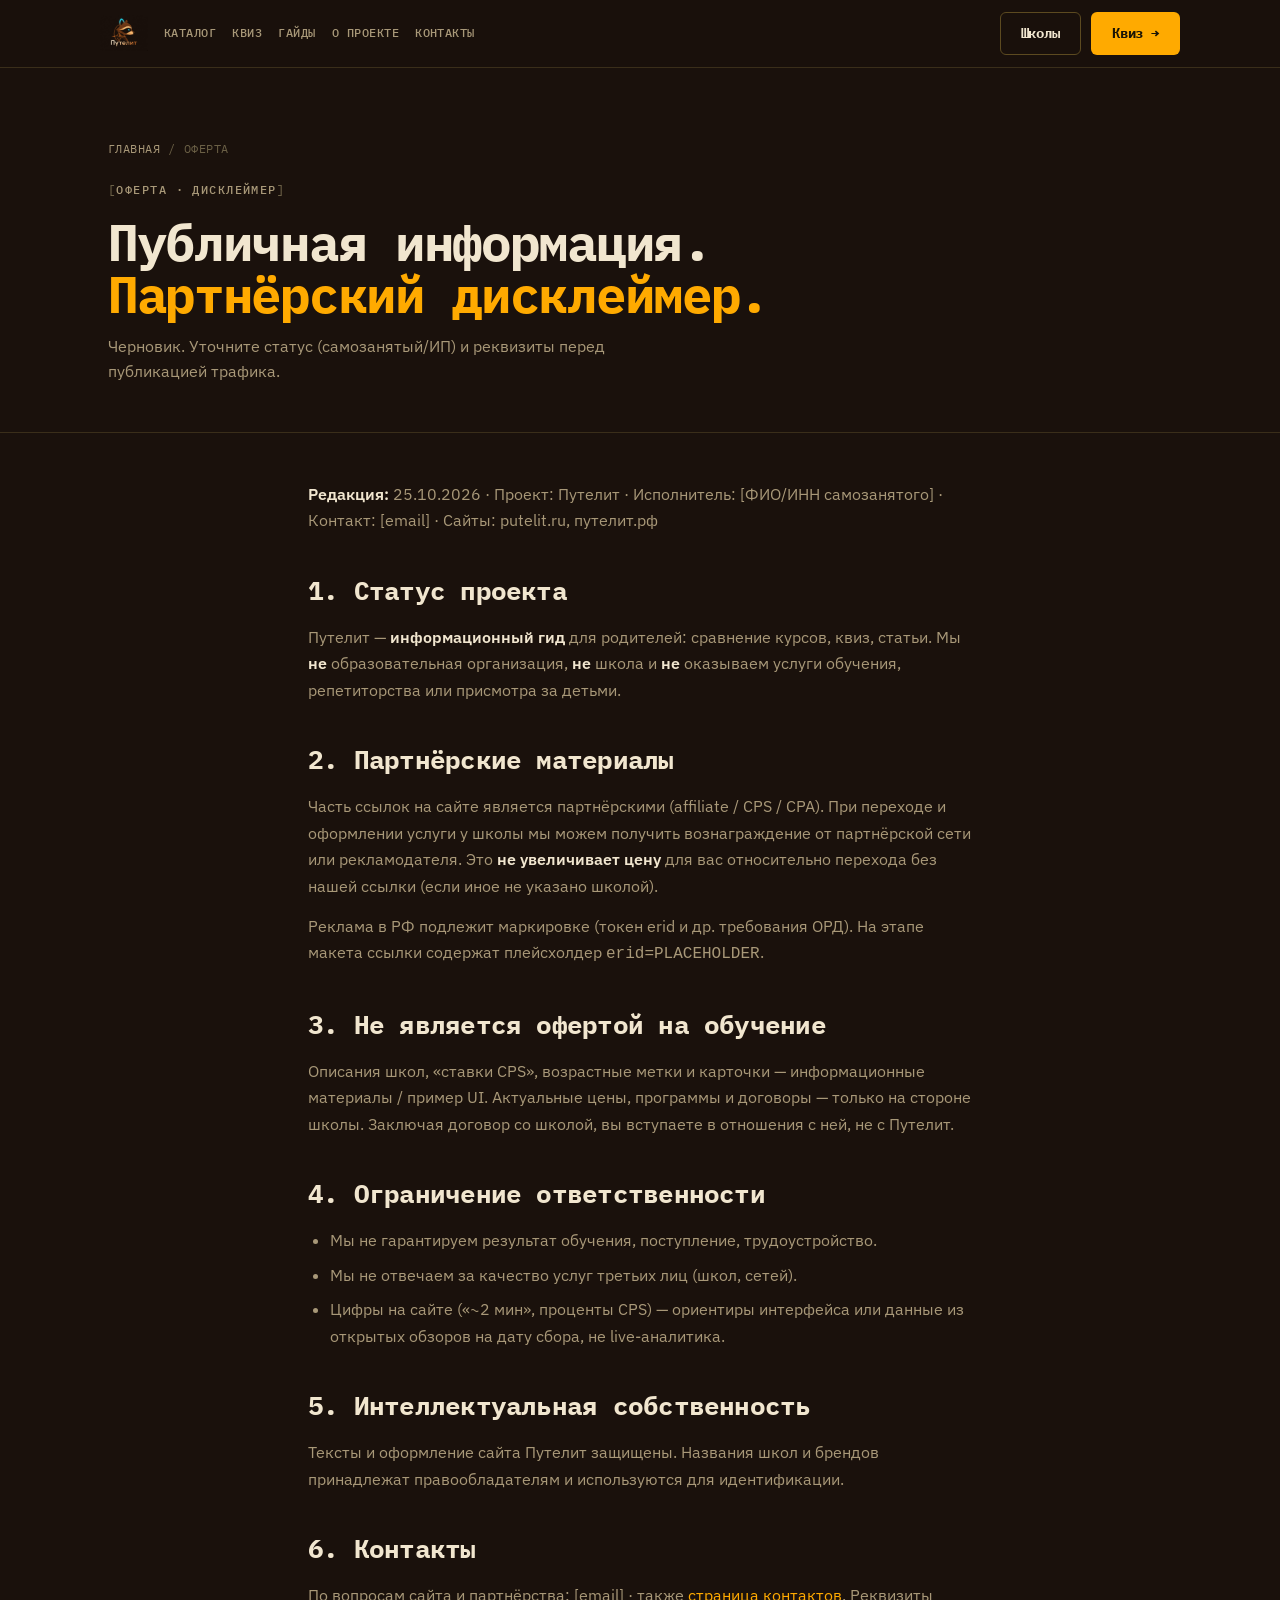
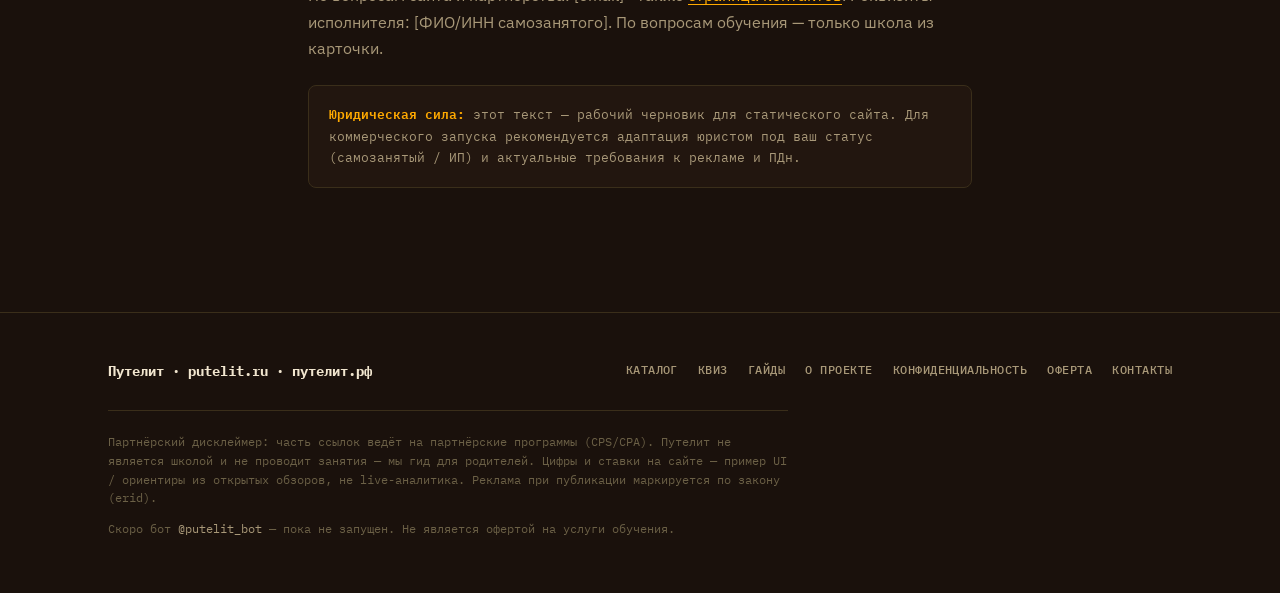
<file: offer.html>
<!DOCTYPE html>
<html lang="ru">
<head>
<meta charset="UTF-8" />
<meta name="viewport" content="width=device-width, initial-scale=1" />
<title>Публичная оферта и партнёрский дисклеймер — Путелит</title>
<meta name="description" content="Публичная оферта / информационный дисклеймер Путелит: гид, партнёрские ссылки, отсутствие образовательных услуг." />
<meta name="theme-color" content="#1A110C" />
<meta property="og:title" content="Публичная оферта и партнёрский дисклеймер — Путелит" />
<meta property="og:description" content="Публичная оферта / информационный дисклеймер Путелит: гид, партнёрские ссылки, отсутствие образовательных услуг." />
<meta property="og:type" content="website" />
<meta property="og:locale" content="ru_RU" />
<link rel="icon" href="assets/chrysolite-og.png" type="image/png" />
<link rel="preconnect" href="https://fonts.googleapis.com" />
<link rel="preconnect" href="https://fonts.gstatic.com" crossorigin />
<link href="https://fonts.googleapis.com/css2?family=IBM+Plex+Mono:wght@400;500;700&family=IBM+Plex+Sans:wght@400;500;600;700&family=Unbounded:wght@500;600;700&display=swap" rel="stylesheet" />
<link rel="stylesheet" href="css/main.css" />
</head>
<body>
<a class="skip-link" href="#main">К содержанию</a>
<header class="nav">
  <div class="nav-inner">
            <a class="wordmark" href="index.html" aria-label="Путелит">
      <img class="logo-wordmark logo-wordmark--d" src="assets/brand/logo-header.jpg" alt="Путелит" height="48" />
    </a>
    <button class="nav-toggle" type="button" aria-label="Меню" aria-expanded="false" hidden><span></span></button>
    <nav class="nav-links" aria-label="Основное меню">
      <a href="catalog.html">Каталог</a>
      <a href="quiz.html">Квиз</a>
      <a href="guides/roblox-dlya-roditeley.html">Гайды</a>
      <a href="about.html">О проекте</a>
      <a href="contacts.html">Контакты</a>
    </nav>
    <div class="nav-actions">
      <a class="btn btn-ghost" href="catalog.html">Школы</a>
      <a class="btn btn-primary" href="quiz.html">Квиз →</a>
    </div>
  </div>
</header>

<main id="main">
  <section class="page-hero">
    <div class="wrap">
      <p class="breadcrumb"><a href="index.html">Главная</a><span>/</span>Оферта</p>
      <span class="label">оферта · дисклеймер</span>
      <h1 class="h2">Публичная информация.<em> Партнёрский дисклеймер.</em></h1>
      <p class="sub">Черновик. Уточните статус (самозанятый/ИП) и реквизиты перед публикацией трафика.</p>
    </div>
  </section>
  <section class="ch ch--s" style="padding-top:48px">
    <div class="wrap prose">
      <p><strong>Редакция:</strong> 25.10.2026 · Проект: Путелит · Исполнитель: [ФИО/ИНН самозанятого] · Контакт: [email] · Сайты: putelit.ru, путелит.рф</p>
      <h2>1. Статус проекта</h2>
      <p>Путелит — <strong>информационный гид</strong> для родителей: сравнение курсов, квиз, статьи. Мы <strong>не</strong> образовательная организация, <strong>не</strong> школа и <strong>не</strong> оказываем услуги обучения, репетиторства или присмотра за детьми.</p>
      <h2>2. Партнёрские материалы</h2>
      <p>Часть ссылок на сайте является партнёрскими (affiliate / CPS / CPA). При переходе и оформлении услуги у школы мы можем получить вознаграждение от партнёрской сети или рекламодателя. Это <strong>не увеличивает цену</strong> для вас относительно перехода без нашей ссылки (если иное не указано школой).</p>
      <p>Реклама в РФ подлежит маркировке (токен erid и др. требования ОРД). На этапе макета ссылки содержат плейсхолдер <code>erid=PLACEHOLDER</code>.</p>
      <h2>3. Не является офертой на обучение</h2>
      <p>Описания школ, «ставки CPS», возрастные метки и карточки — информационные материалы / пример UI. Актуальные цены, программы и договоры — только на стороне школы. Заключая договор со школой, вы вступаете в отношения с ней, не с Путелит.</p>
      <h2>4. Ограничение ответственности</h2>
      <ul>
        <li>Мы не гарантируем результат обучения, поступление, трудоустройство.</li>
        <li>Мы не отвечаем за качество услуг третьих лиц (школ, сетей).</li>
        <li>Цифры на сайте («~2 мин», проценты CPS) — ориентиры интерфейса или данные из открытых обзоров на дату сбора, не live-аналитика.</li>
      </ul>
      <h2>5. Интеллектуальная собственность</h2>
      <p>Тексты и оформление сайта Путелит защищены. Названия школ и брендов принадлежат правообладателям и используются для идентификации.</p>
      <h2>6. Контакты</h2>
      <p>По вопросам сайта и партнёрства: [email] · также <a href="contacts.html">страница контактов</a>. Реквизиты исполнителя: [ФИО/ИНН самозанятого]. По вопросам обучения — только школа из карточки.</p>
      <div class="callout"><strong>Юридическая сила:</strong> этот текст — рабочий черновик для статического сайта. Для коммерческого запуска рекомендуется адаптация юристом под ваш статус (самозанятый / ИП) и актуальные требования к рекламе и ПДн.</div>
    </div>
  </section>
</main>
<footer class="footer">
  <div class="wrap">
    <div class="footer-top">
      <div class="footer-brand">Путелит · putelit.ru · путелит.рф</div>
      <div class="footer-links">
        <a href="catalog.html">Каталог</a>
        <a href="quiz.html">Квиз</a>
        <a href="guides/kak-vybrat-shkolu.html">Гайды</a>
        <a href="about.html">О проекте</a>
        <a href="privacy.html">Конфиденциальность</a>
        <a href="offer.html">Оферта</a>
        <a href="contacts.html">Контакты</a>
      </div>
    </div>
    <p class="footer-disclaimer">Партнёрский дисклеймер: часть ссылок ведёт на партнёрские программы (CPS/CPA). Путелит не является школой и не проводит занятия — мы гид для родителей. Цифры и ставки на сайте — пример UI / ориентиры из открытых обзоров, не live-аналитика. Реклама при публикации маркируется по закону (erid).</p>
    <p class="footer-disclaimer" style="border:0;padding-top:12px;margin-top:0">
      Скоро бот <span style="color:var(--muted)">@putelit_bot</span> — пока не запущен. Не является офертой на услуги обучения.
    </p>
  </div>
</footer>
<!-- Яндекс.Метрика: вставьте код счётчика перед </body> после регистрации.
     Не подключайте Google Analytics / GTM / Google Fonts / Maps (требования РФ). -->
<script src="js/main.js"></script>

</body>
</html>
</file>
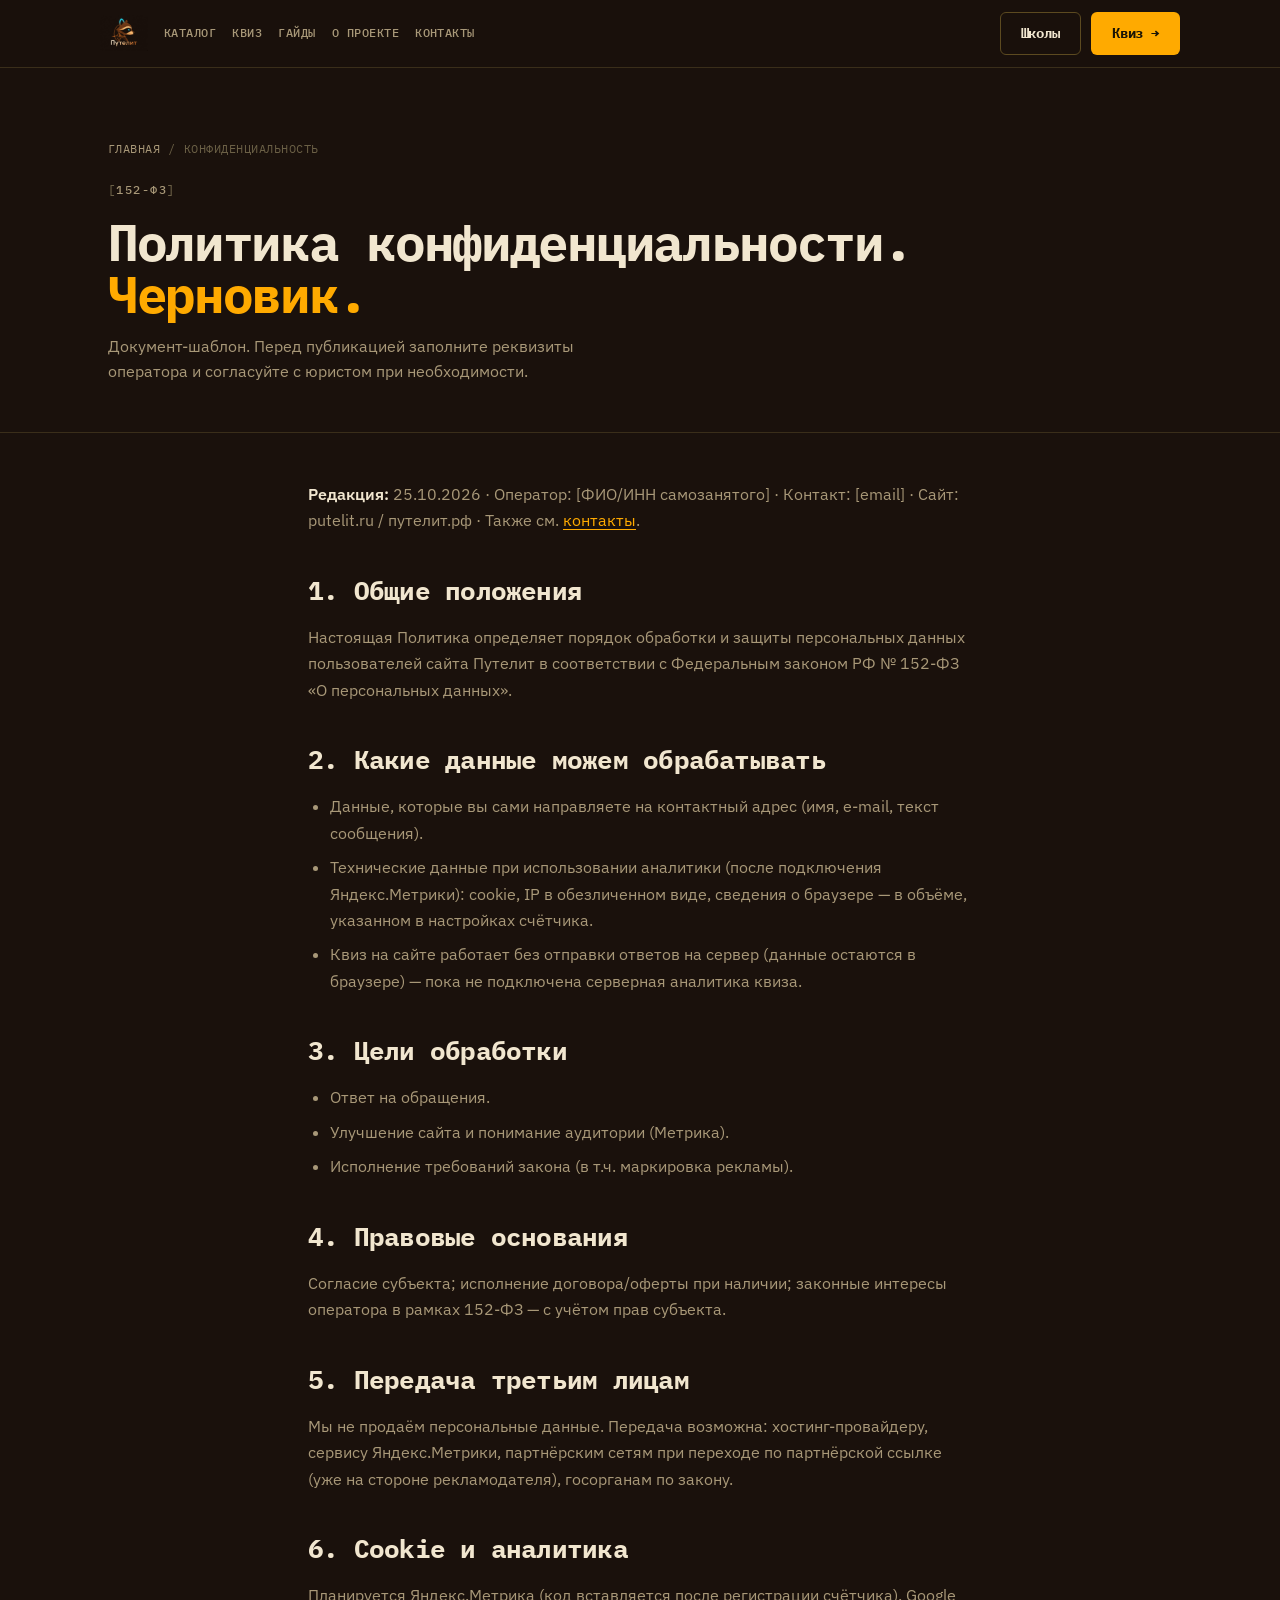
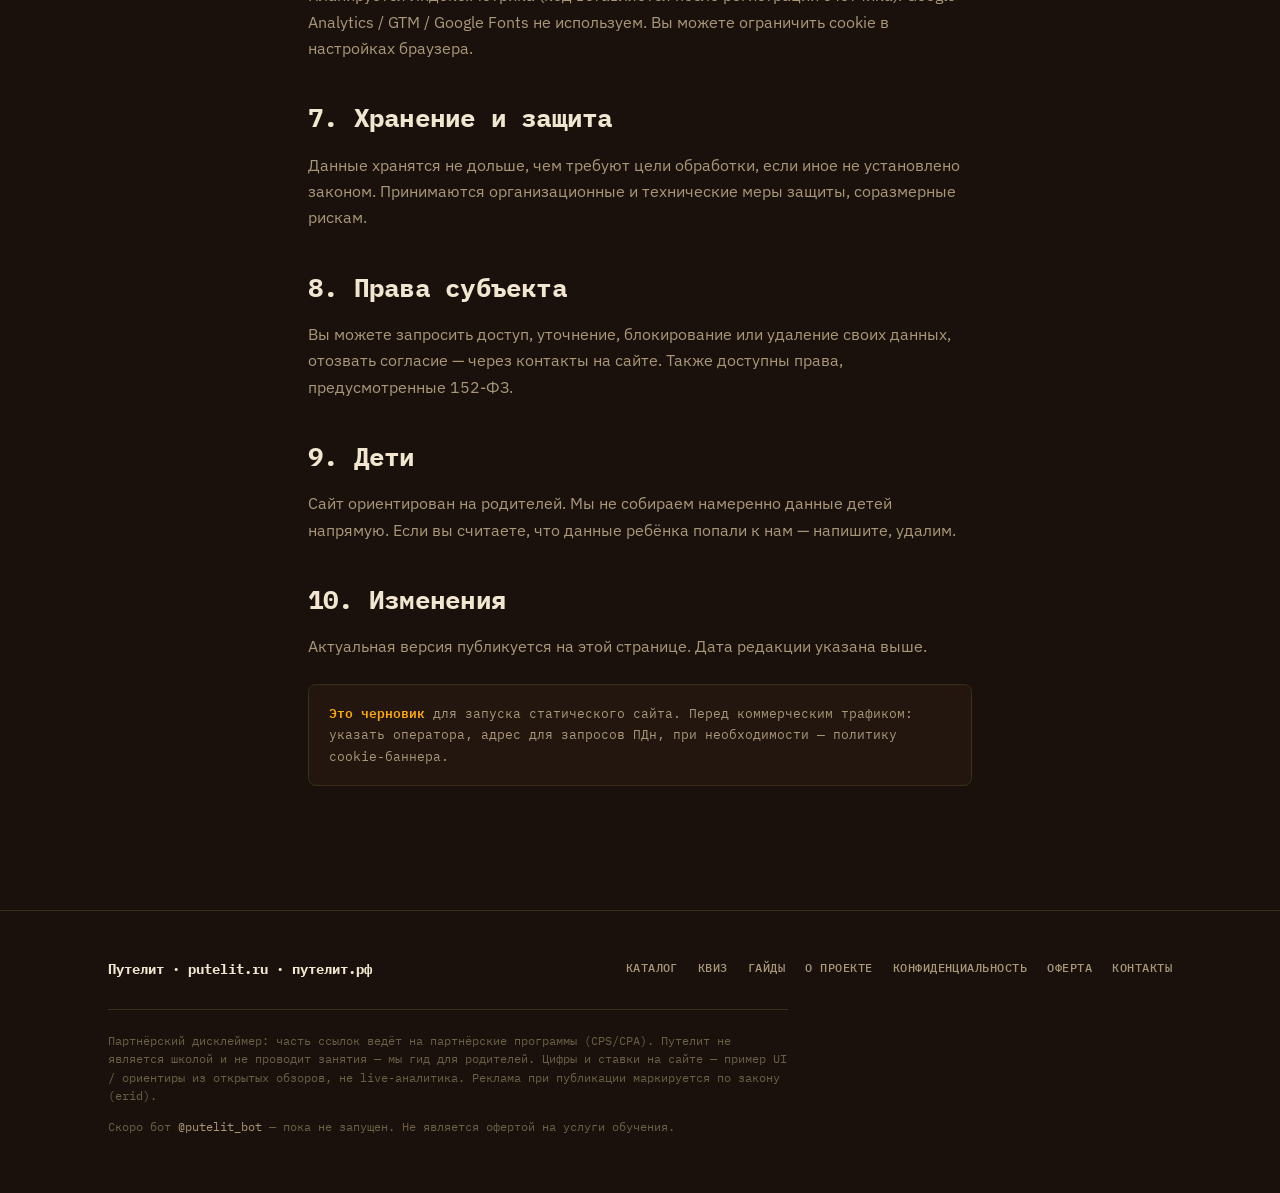
<file: privacy.html>
<!DOCTYPE html>
<html lang="ru">
<head>
<meta charset="UTF-8" />
<meta name="viewport" content="width=device-width, initial-scale=1" />
<title>Политика конфиденциальности — Путелит</title>
<meta name="description" content="Политика обработки персональных данных Путелит (putelit.ru) в духе 152-ФЗ. Черновик." />
<meta name="theme-color" content="#1A110C" />
<meta property="og:title" content="Политика конфиденциальности — Путелит" />
<meta property="og:description" content="Политика обработки персональных данных Путелит (putelit.ru) в духе 152-ФЗ. Черновик." />
<meta property="og:type" content="website" />
<meta property="og:locale" content="ru_RU" />
<link rel="icon" href="assets/chrysolite-og.png" type="image/png" />
<link rel="preconnect" href="https://fonts.googleapis.com" />
<link rel="preconnect" href="https://fonts.gstatic.com" crossorigin />
<link href="https://fonts.googleapis.com/css2?family=IBM+Plex+Mono:wght@400;500;700&family=IBM+Plex+Sans:wght@400;500;600;700&family=Unbounded:wght@500;600;700&display=swap" rel="stylesheet" />
<link rel="stylesheet" href="css/main.css" />
</head>
<body>
<a class="skip-link" href="#main">К содержанию</a>
<header class="nav">
  <div class="nav-inner">
            <a class="wordmark" href="index.html" aria-label="Путелит">
      <img class="logo-wordmark logo-wordmark--d" src="assets/brand/logo-header.jpg" alt="Путелит" height="48" />
    </a>
    <button class="nav-toggle" type="button" aria-label="Меню" aria-expanded="false" hidden><span></span></button>
    <nav class="nav-links" aria-label="Основное меню">
      <a href="catalog.html">Каталог</a>
      <a href="quiz.html">Квиз</a>
      <a href="guides/roblox-dlya-roditeley.html">Гайды</a>
      <a href="about.html">О проекте</a>
      <a href="contacts.html">Контакты</a>
    </nav>
    <div class="nav-actions">
      <a class="btn btn-ghost" href="catalog.html">Школы</a>
      <a class="btn btn-primary" href="quiz.html">Квиз →</a>
    </div>
  </div>
</header>

<main id="main">
  <section class="page-hero">
    <div class="wrap">
      <p class="breadcrumb"><a href="index.html">Главная</a><span>/</span>Конфиденциальность</p>
      <span class="label">152-ФЗ</span>
      <h1 class="h2">Политика конфиденциальности.<em> Черновик.</em></h1>
      <p class="sub">Документ-шаблон. Перед публикацией заполните реквизиты оператора и согласуйте с юристом при необходимости.</p>
    </div>
  </section>
  <section class="ch ch--s" style="padding-top:48px">
    <div class="wrap prose">
      <p><strong>Редакция:</strong> 25.10.2026 · Оператор: [ФИО/ИНН самозанятого] · Контакт: [email] · Сайт: putelit.ru / путелит.рф · Также см. <a href="contacts.html">контакты</a>.</p>
      <h2>1. Общие положения</h2>
      <p>Настоящая Политика определяет порядок обработки и защиты персональных данных пользователей сайта Путелит в соответствии с Федеральным законом РФ № 152-ФЗ «О персональных данных».</p>
      <h2>2. Какие данные можем обрабатывать</h2>
      <ul>
        <li>Данные, которые вы сами направляете на контактный адрес (имя, e-mail, текст сообщения).</li>
        <li>Технические данные при использовании аналитики (после подключения Яндекс.Метрики): cookie, IP в обезличенном виде, сведения о браузере — в объёме, указанном в настройках счётчика.</li>
        <li>Квиз на сайте работает без отправки ответов на сервер (данные остаются в браузере) — пока не подключена серверная аналитика квиза.</li>
      </ul>
      <h2>3. Цели обработки</h2>
      <ul>
        <li>Ответ на обращения.</li>
        <li>Улучшение сайта и понимание аудитории (Метрика).</li>
        <li>Исполнение требований закона (в т.ч. маркировка рекламы).</li>
      </ul>
      <h2>4. Правовые основания</h2>
      <p>Согласие субъекта; исполнение договора/оферты при наличии; законные интересы оператора в рамках 152-ФЗ — с учётом прав субъекта.</p>
      <h2>5. Передача третьим лицам</h2>
      <p>Мы не продаём персональные данные. Передача возможна: хостинг-провайдеру, сервису Яндекс.Метрики, партнёрским сетям при переходе по партнёрской ссылке (уже на стороне рекламодателя), госорганам по закону.</p>
      <h2>6. Cookie и аналитика</h2>
      <p>Планируется Яндекс.Метрика (код вставляется после регистрации счётчика). Google Analytics / GTM / Google Fonts не используем. Вы можете ограничить cookie в настройках браузера.</p>
      <h2>7. Хранение и защита</h2>
      <p>Данные хранятся не дольше, чем требуют цели обработки, если иное не установлено законом. Принимаются организационные и технические меры защиты, соразмерные рискам.</p>
      <h2>8. Права субъекта</h2>
      <p>Вы можете запросить доступ, уточнение, блокирование или удаление своих данных, отозвать согласие — через контакты на сайте. Также доступны права, предусмотренные 152-ФЗ.</p>
      <h2>9. Дети</h2>
      <p>Сайт ориентирован на родителей. Мы не собираем намеренно данные детей напрямую. Если вы считаете, что данные ребёнка попали к нам — напишите, удалим.</p>
      <h2>10. Изменения</h2>
      <p>Актуальная версия публикуется на этой странице. Дата редакции указана выше.</p>
      <div class="callout"><strong>Это черновик</strong> для запуска статического сайта. Перед коммерческим трафиком: указать оператора, адрес для запросов ПДн, при необходимости — политику cookie-баннера.</div>
    </div>
  </section>
</main>
<footer class="footer">
  <div class="wrap">
    <div class="footer-top">
      <div class="footer-brand">Путелит · putelit.ru · путелит.рф</div>
      <div class="footer-links">
        <a href="catalog.html">Каталог</a>
        <a href="quiz.html">Квиз</a>
        <a href="guides/kak-vybrat-shkolu.html">Гайды</a>
        <a href="about.html">О проекте</a>
        <a href="privacy.html">Конфиденциальность</a>
        <a href="offer.html">Оферта</a>
        <a href="contacts.html">Контакты</a>
      </div>
    </div>
    <p class="footer-disclaimer">Партнёрский дисклеймер: часть ссылок ведёт на партнёрские программы (CPS/CPA). Путелит не является школой и не проводит занятия — мы гид для родителей. Цифры и ставки на сайте — пример UI / ориентиры из открытых обзоров, не live-аналитика. Реклама при публикации маркируется по закону (erid).</p>
    <p class="footer-disclaimer" style="border:0;padding-top:12px;margin-top:0">
      Скоро бот <span style="color:var(--muted)">@putelit_bot</span> — пока не запущен. Не является офертой на услуги обучения.
    </p>
  </div>
</footer>
<!-- Яндекс.Метрика: вставьте код счётчика перед </body> после регистрации.
     Не подключайте Google Analytics / GTM / Google Fonts / Maps (требования РФ). -->
<script src="js/main.js"></script>

</body>
</html>
</file>
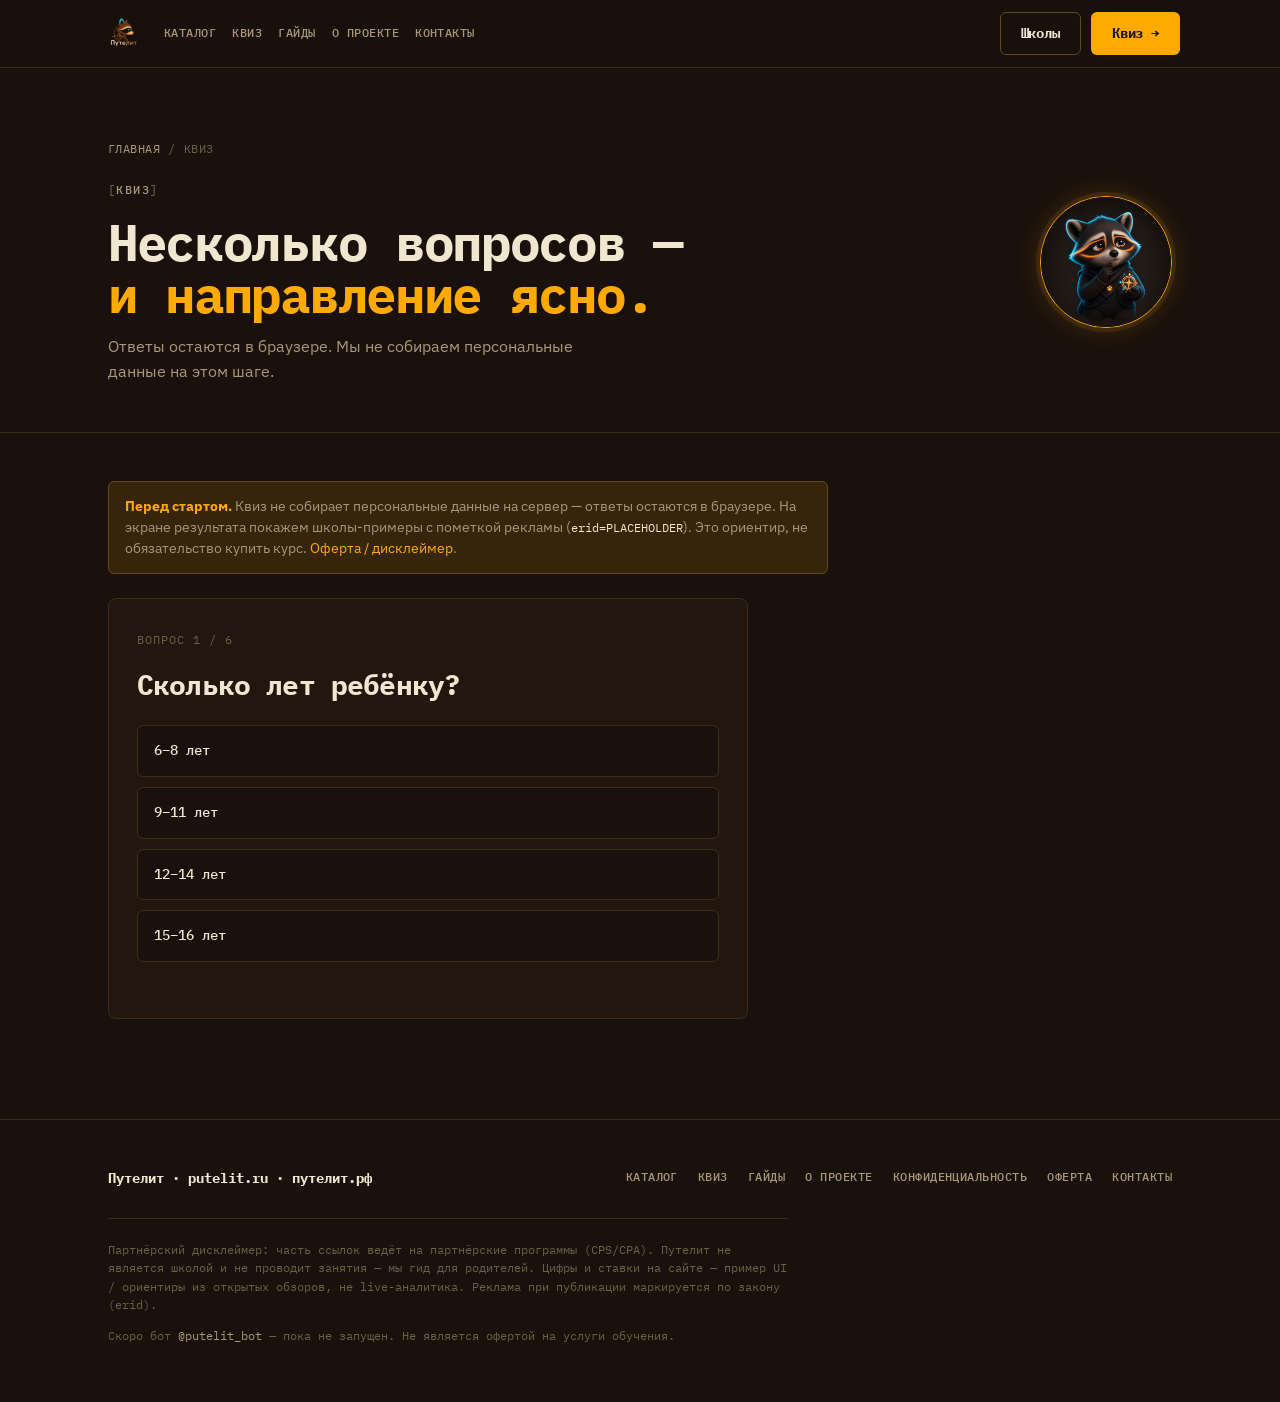
<file: quiz.html>
<!DOCTYPE html>
<html lang="ru">
<head>
<meta charset="UTF-8" />
<meta name="viewport" content="width=device-width, initial-scale=1" />
<title>Квиз: IT, Roblox или семья — подбор за ~2 минуты | Путелит</title>
<meta name="description" content="Короткий квиз Путелит: подберём IT, Roblox или семейный формат. Ответы в браузере, партнёрский дисклеймер на результате." />
<meta name="theme-color" content="#1A110C" />
<meta property="og:title" content="Квиз: IT, Roblox или семья — подбор за ~2 минуты | Путелит" />
<meta property="og:description" content="Короткий квиз Путелит: подберём IT, Roblox или семейный формат. Ответы в браузере, партнёрский дисклеймер на результате." />
<meta property="og:type" content="website" />
<meta property="og:locale" content="ru_RU" />
<link rel="icon" href="assets/chrysolite-og.png" type="image/png" />
<link rel="preconnect" href="https://fonts.googleapis.com" />
<link rel="preconnect" href="https://fonts.gstatic.com" crossorigin />
<link href="https://fonts.googleapis.com/css2?family=IBM+Plex+Mono:wght@400;500;700&family=IBM+Plex+Sans:wght@400;500;600;700&family=Unbounded:wght@500;600;700&display=swap" rel="stylesheet" />
<link rel="stylesheet" href="css/main.css" />

</head>
<body>
<a class="skip-link" href="#main">К содержанию</a>
<header class="nav">
  <div class="nav-inner">
            <a class="wordmark" href="index.html" aria-label="Путелит">
      <img class="logo-wordmark logo-wordmark--d" src="assets/brand/logo-header.jpg" alt="Путелит" height="48" />
    </a>
    <button class="nav-toggle" type="button" aria-label="Меню" aria-expanded="false" hidden><span></span></button>
    <nav class="nav-links" aria-label="Основное меню">
      <a href="catalog.html">Каталог</a>
      <a href="quiz.html" aria-current="page">Квиз</a>
      <a href="guides/roblox-dlya-roditeley.html">Гайды</a>
      <a href="about.html">О проекте</a>
      <a href="contacts.html">Контакты</a>
    </nav>
    <div class="nav-actions">
      <a class="btn btn-ghost" href="catalog.html">Школы</a>
      <a class="btn btn-primary" href="quiz.html">Квиз →</a>
    </div>
  </div>
</header>

<main id="main">
  <section class="page-hero">
    <div class="wrap page-hero-row">
      <div>
        <p class="breadcrumb"><a href="index.html">Главная</a><span>/</span>Квиз</p>
        <span class="label">квиз</span>
        <h1 class="h2">Несколько вопросов — <em>и направление ясно.</em></h1>
        <p class="sub">Ответы остаются в браузере. Мы не собираем персональные данные на этом шаге.</p>
      </div>
      <figure class="mascot mascot--page">
        <img src="assets/mascot/compass-think.jpg" alt="Компас — маскот Путелит" width="132" height="132" />
      </figure>
    </div>
  </section>
  <section class="ch ch--s" style="padding-top:48px">
    <div class="wrap">
      <div class="quiz-disclaimer quiz-page-disclaimer" role="note">
        <strong>Перед стартом.</strong> Квиз не собирает персональные данные на сервер — ответы остаются в браузере. На экране результата покажем школы-примеры с пометкой рекламы (<code>erid=PLACEHOLDER</code>). Это ориентир, не обязательство купить курс. <a href="offer.html">Оферта / дисклеймер</a>.
      </div>
      <div id="quiz-app"></div>
    </div>
  </section>
</main>
<footer class="footer">
  <div class="wrap">
    <div class="footer-top">
      <div class="footer-brand">Путелит · putelit.ru · путелит.рф</div>
      <div class="footer-links">
        <a href="catalog.html">Каталог</a>
        <a href="quiz.html">Квиз</a>
        <a href="guides/kak-vybrat-shkolu.html">Гайды</a>
        <a href="about.html">О проекте</a>
        <a href="privacy.html">Конфиденциальность</a>
        <a href="offer.html">Оферта</a>
        <a href="contacts.html">Контакты</a>
      </div>
    </div>
    <p class="footer-disclaimer">Партнёрский дисклеймер: часть ссылок ведёт на партнёрские программы (CPS/CPA). Путелит не является школой и не проводит занятия — мы гид для родителей. Цифры и ставки на сайте — пример UI / ориентиры из открытых обзоров, не live-аналитика. Реклама при публикации маркируется по закону (erid).</p>
    <p class="footer-disclaimer" style="border:0;padding-top:12px;margin-top:0">
      Скоро бот <span style="color:var(--muted)">@putelit_bot</span> — пока не запущен. Не является офертой на услуги обучения.
    </p>
  </div>
</footer>
<!-- Яндекс.Метрика: вставьте код счётчика перед </body> после регистрации.
     Не подключайте Google Analytics / GTM / Google Fonts / Maps (требования РФ). -->
<script src="js/main.js"></script>

<script src="js/quiz.js"></script>
</body>
</html>
</file>
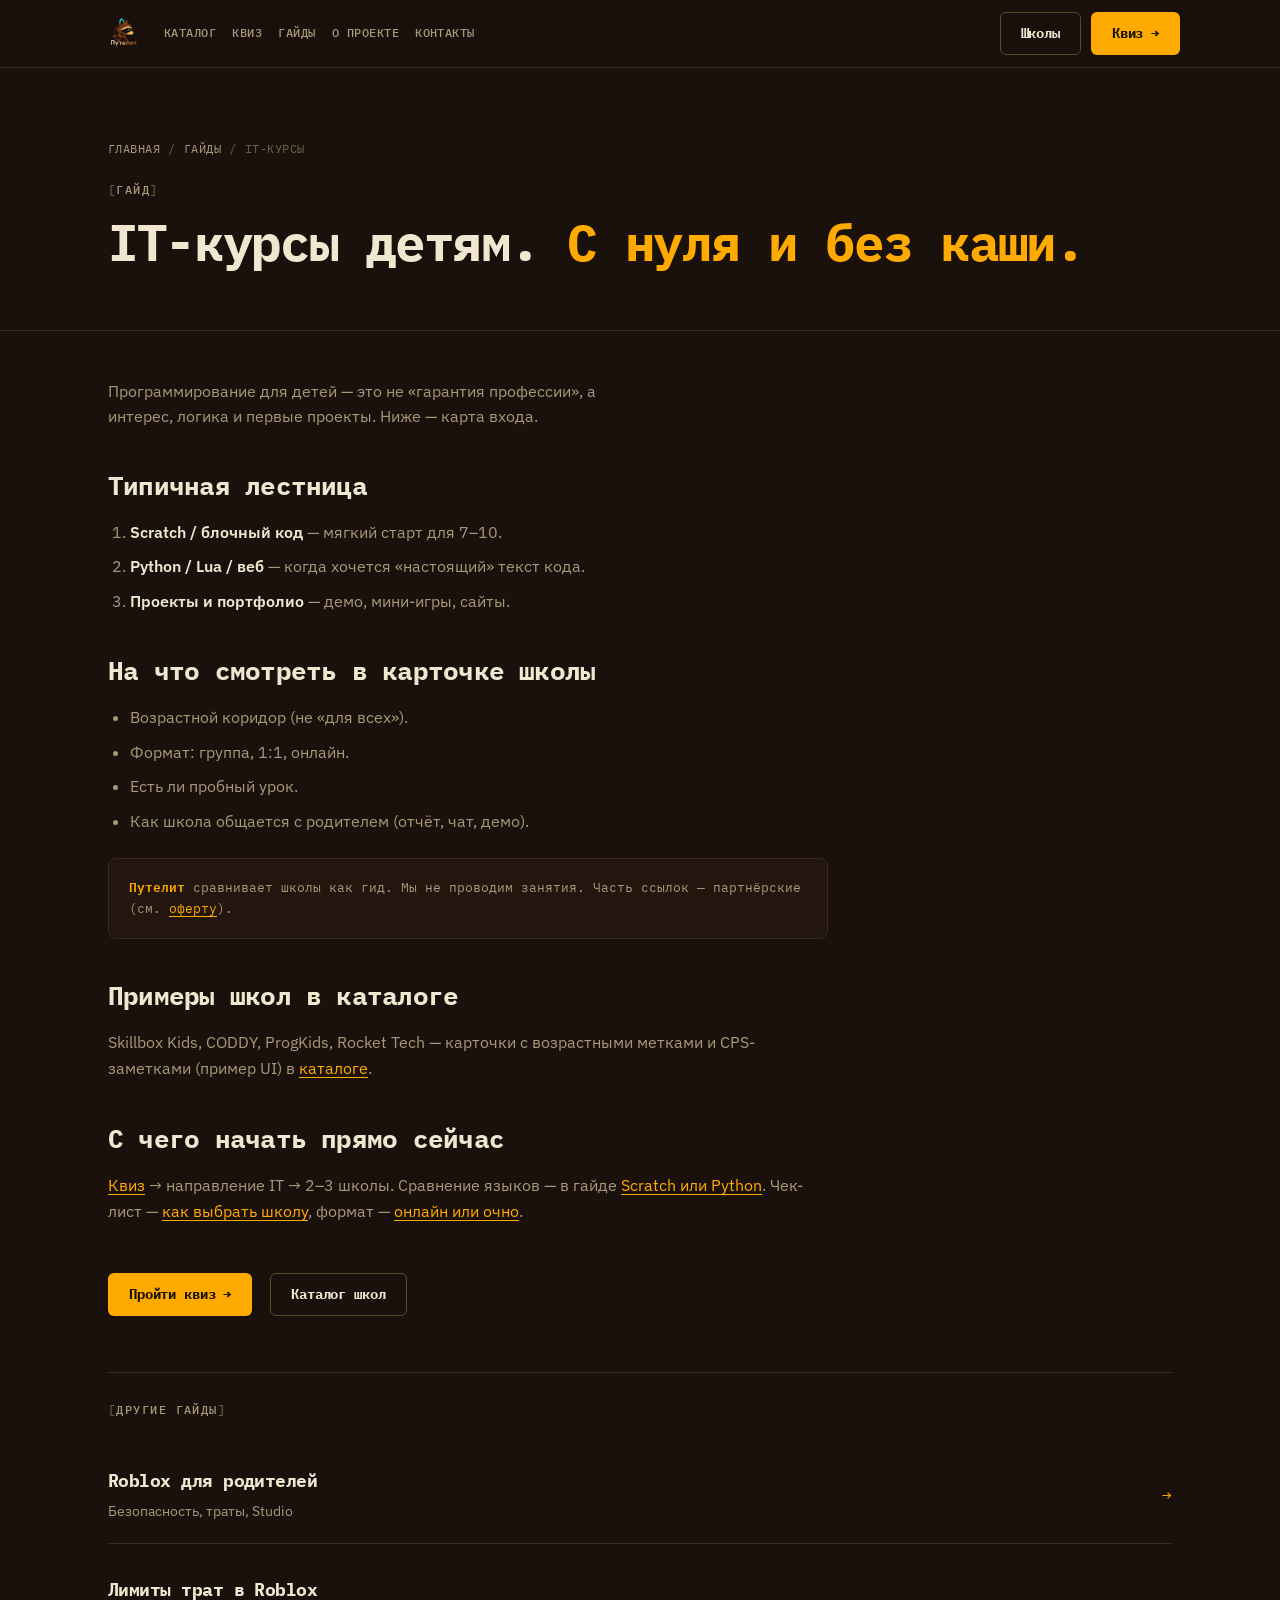
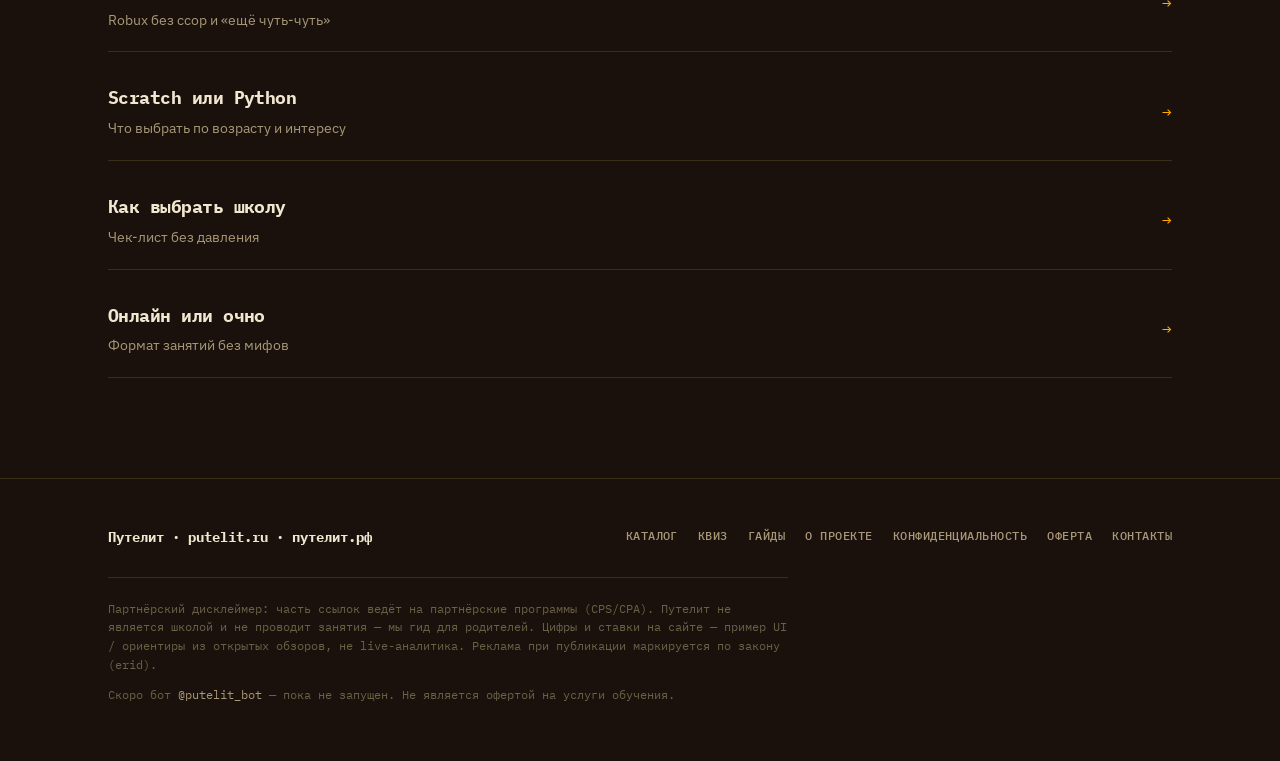
<file: guides/it-kursy-detyam.html>
<!DOCTYPE html>
<html lang="ru">
<head>
<meta charset="UTF-8" />
<meta name="viewport" content="width=device-width, initial-scale=1" />
<title>IT-курсы детям — гайд Путелит</title>
<meta name="description" content="Как выбрать IT-курс ребёнку: Scratch, Python, веб, возраст, онлайн и группы. Сравнение без давления." />
<meta name="theme-color" content="#1A110C" />
<meta property="og:title" content="IT-курсы детям — гайд Путелит" />
<meta property="og:description" content="Как выбрать IT-курс ребёнку: Scratch, Python, веб, возраст, онлайн и группы. Сравнение без давления." />
<meta property="og:type" content="article" />
<meta property="og:locale" content="ru_RU" />
<link rel="icon" href="../assets/chrysolite-og.png" type="image/png" />
<link rel="preconnect" href="https://fonts.googleapis.com" />
<link rel="preconnect" href="https://fonts.gstatic.com" crossorigin />
<link href="https://fonts.googleapis.com/css2?family=IBM+Plex+Mono:wght@400;500;700&family=IBM+Plex+Sans:wght@400;500;600;700&family=Unbounded:wght@500;600;700&display=swap" rel="stylesheet" />
<link rel="stylesheet" href="../css/main.css" />
</head>
<body>
<a class="skip-link" href="#main">К содержанию</a>
<header class="nav">
  <div class="nav-inner">
            <a class="wordmark" href="../index.html" aria-label="Путелит">
      <img class="logo-wordmark logo-wordmark--d" src="../assets/brand/logo-header.jpg" alt="Путелит" height="48" />
    </a>
    <button class="nav-toggle" type="button" aria-label="Меню" aria-expanded="false" hidden><span></span></button>
    <nav class="nav-links" aria-label="Основное меню">
      <a href="../catalog.html">Каталог</a>
      <a href="../quiz.html">Квиз</a>
      <a href="../guides/roblox-dlya-roditeley.html" aria-current="page">Гайды</a>
      <a href="../about.html">О проекте</a>
      <a href="../contacts.html">Контакты</a>
    </nav>
    <div class="nav-actions">
      <a class="btn btn-ghost" href="../catalog.html">Школы</a>
      <a class="btn btn-primary" href="../quiz.html">Квиз →</a>
    </div>
  </div>
</header>

<main id="main">
  <section class="page-hero">
    <div class="wrap">
      <p class="breadcrumb"><a href="../index.html">Главная</a><span>/</span><a href="kak-vybrat-shkolu.html">Гайды</a><span>/</span>IT-курсы</p>
      <span class="label">гайд</span>
      <h1 class="h2">IT-курсы детям.<em> С нуля и без каши.</em></h1>
    </div>
  </section>
  <section class="ch ch--s" style="padding-top:48px">
    <div class="wrap">
      <article class="prose">

        <p class="sub" style="margin:0 0 24px">Программирование для детей — это не «гарантия профессии», а интерес, логика и первые проекты. Ниже — карта входа.</p>
        <h2>Типичная лестница</h2>
        <ol>
          <li><strong>Scratch / блочный код</strong> — мягкий старт для 7–10.</li>
          <li><strong>Python / Lua / веб</strong> — когда хочется «настоящий» текст кода.</li>
          <li><strong>Проекты и портфолио</strong> — демо, мини-игры, сайты.</li>
        </ol>
        <h2>На что смотреть в карточке школы</h2>
        <ul>
          <li>Возрастной коридор (не «для всех»).</li>
          <li>Формат: группа, 1:1, онлайн.</li>
          <li>Есть ли пробный урок.</li>
          <li>Как школа общается с родителем (отчёт, чат, демо).</li>
        </ul>
        <div class="callout"><strong>Путелит</strong> сравнивает школы как гид. Мы не проводим занятия. Часть ссылок — партнёрские (см. <a href="../offer.html">оферту</a>).</div>
        <h2>Примеры школ в каталоге</h2>
        <p>Skillbox Kids, CODDY, ProgKids, Rocket Tech — карточки с возрастными метками и CPS-заметками (пример UI) в <a href="../catalog.html">каталоге</a>.</p>
        <h2>С чего начать прямо сейчас</h2>
        <p><a href="../quiz.html">Квиз</a> → направление IT → 2–3 школы. Сравнение языков — в гайде <a href="scratch-ili-python.html">Scratch или Python</a>. Чек-лист — <a href="kak-vybrat-shkolu.html">как выбрать школу</a>, формат — <a href="onlayn-vs-ochno.html">онлайн или очно</a>.</p>

      </article>
      <div class="hero-ctas" style="margin-top:48px">
        <a class="btn btn-primary" href="../quiz.html">Пройти квиз →</a>
        <a class="btn btn-ghost" href="../catalog.html">Каталог школ</a>
      </div>
      <div class="guide-list" style="margin-top:56px;border-top:1px solid var(--border);padding-top:28px">
        <p class="label">другие гайды</p>
        <a class="guide-item" href="roblox-dlya-roditeley.html"><div><div class="guide-item__t">Roblox для родителей</div><div class="guide-item__d">Безопасность, траты, Studio</div></div><span class="guide-item__arr">→</span></a>
        <a class="guide-item" href="limity-trat-v-roblox.html"><div><div class="guide-item__t">Лимиты трат в Roblox</div><div class="guide-item__d">Robux без ссор и «ещё чуть-чуть»</div></div><span class="guide-item__arr">→</span></a>
        <a class="guide-item" href="scratch-ili-python.html"><div><div class="guide-item__t">Scratch или Python</div><div class="guide-item__d">Что выбрать по возрасту и интересу</div></div><span class="guide-item__arr">→</span></a>
        <a class="guide-item" href="kak-vybrat-shkolu.html"><div><div class="guide-item__t">Как выбрать школу</div><div class="guide-item__d">Чек-лист без давления</div></div><span class="guide-item__arr">→</span></a>
        <a class="guide-item" href="onlayn-vs-ochno.html"><div><div class="guide-item__t">Онлайн или очно</div><div class="guide-item__d">Формат занятий без мифов</div></div><span class="guide-item__arr">→</span></a>
      </div>
    </div>
  </section>
</main>
<footer class="footer">
  <div class="wrap">
    <div class="footer-top">
      <div class="footer-brand">Путелит · putelit.ru · путелит.рф</div>
      <div class="footer-links">
        <a href="../catalog.html">Каталог</a>
        <a href="../quiz.html">Квиз</a>
        <a href="../guides/kak-vybrat-shkolu.html">Гайды</a>
        <a href="../about.html">О проекте</a>
        <a href="../privacy.html">Конфиденциальность</a>
        <a href="../offer.html">Оферта</a>
        <a href="../contacts.html">Контакты</a>
      </div>
    </div>
    <p class="footer-disclaimer">Партнёрский дисклеймер: часть ссылок ведёт на партнёрские программы (CPS/CPA). Путелит не является школой и не проводит занятия — мы гид для родителей. Цифры и ставки на сайте — пример UI / ориентиры из открытых обзоров, не live-аналитика. Реклама при публикации маркируется по закону (erid).</p>
    <p class="footer-disclaimer" style="border:0;padding-top:12px;margin-top:0">
      Скоро бот <span style="color:var(--muted)">@putelit_bot</span> — пока не запущен. Не является офертой на услуги обучения.
    </p>
  </div>
</footer>
<!-- Яндекс.Метрика: вставьте код счётчика перед </body> после регистрации.
     Не подключайте Google Analytics / GTM / Google Fonts / Maps (требования РФ). -->
<script src="../js/main.js"></script>

</body>
</html>
</file>
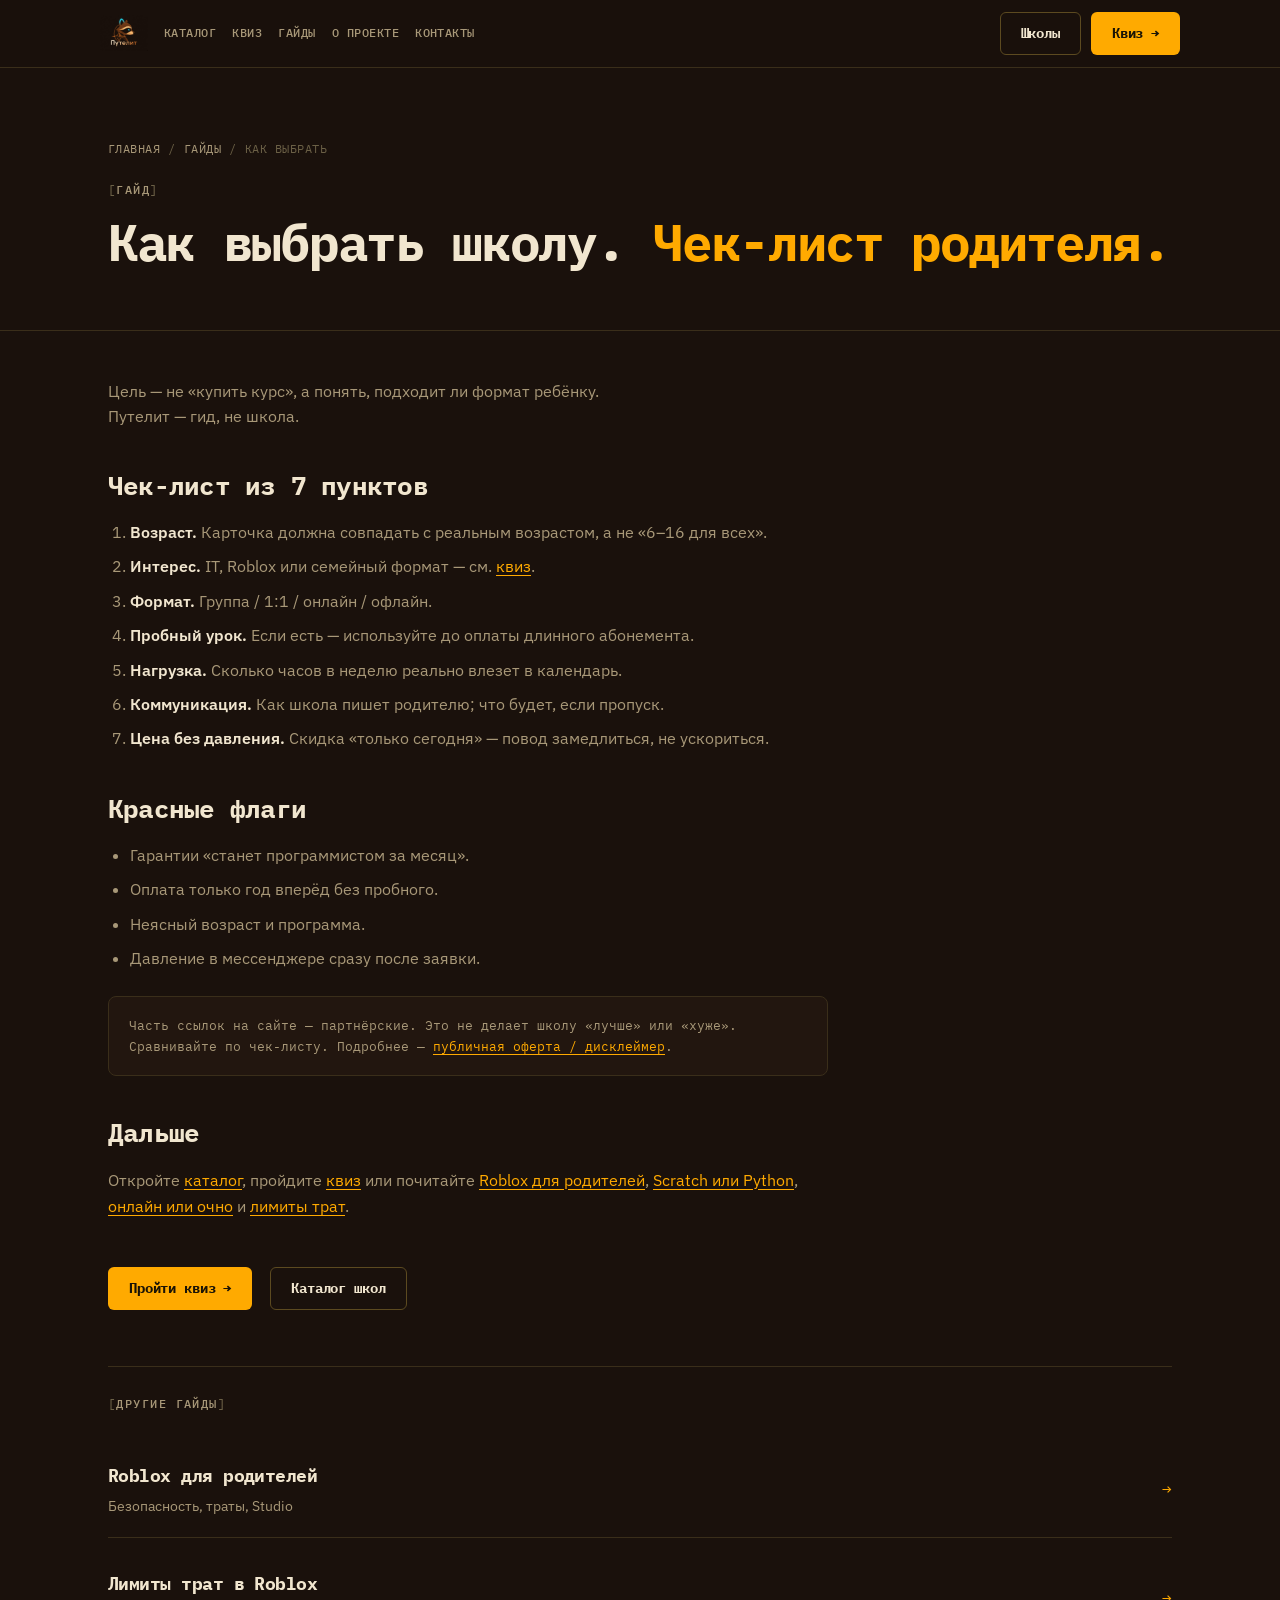
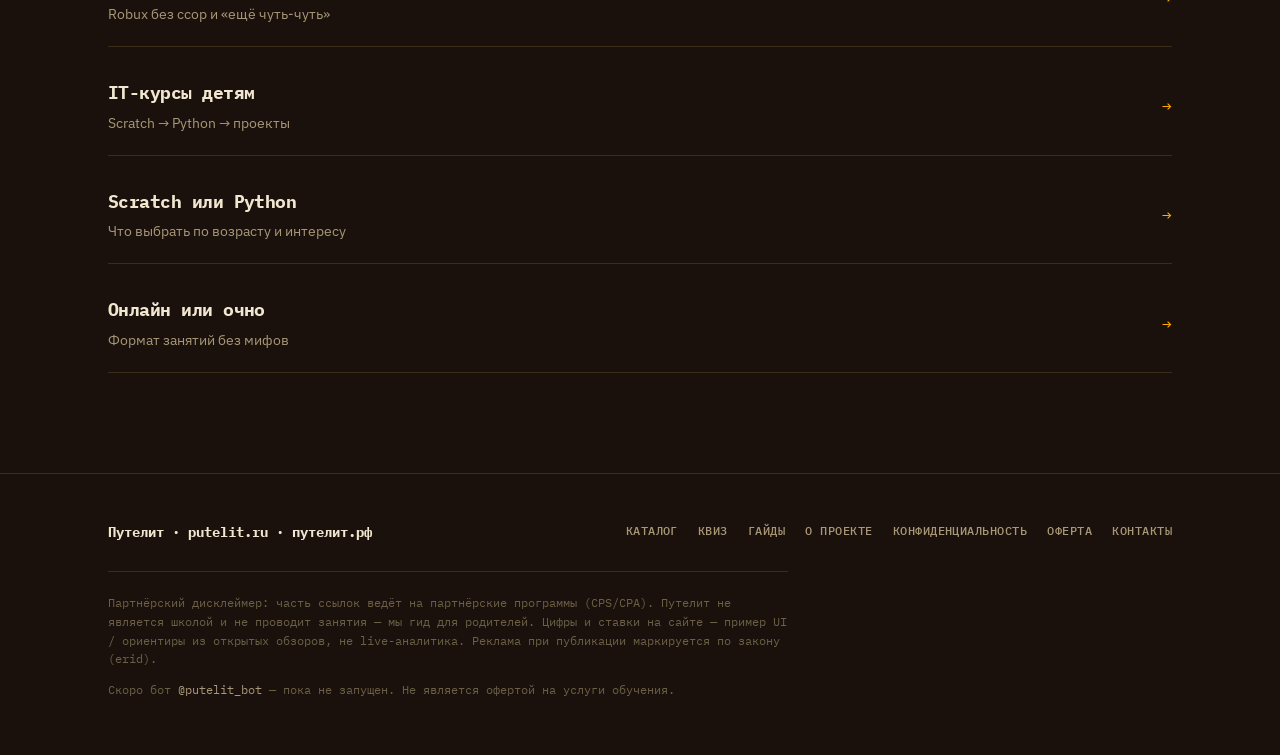
<file: guides/kak-vybrat-shkolu.html>
<!DOCTYPE html>
<html lang="ru">
<head>
<meta charset="UTF-8" />
<meta name="viewport" content="width=device-width, initial-scale=1" />
<title>Как выбрать школу или курс ребёнку — Путелит</title>
<meta name="description" content="Чек-лист выбора онлайн-школы для детей: возраст, формат, пробный урок, цена, без давления." />
<meta name="theme-color" content="#1A110C" />
<meta property="og:title" content="Как выбрать школу или курс ребёнку — Путелит" />
<meta property="og:description" content="Чек-лист выбора онлайн-школы для детей: возраст, формат, пробный урок, цена, без давления." />
<meta property="og:type" content="article" />
<meta property="og:locale" content="ru_RU" />
<link rel="icon" href="../assets/chrysolite-og.png" type="image/png" />
<link rel="preconnect" href="https://fonts.googleapis.com" />
<link rel="preconnect" href="https://fonts.gstatic.com" crossorigin />
<link href="https://fonts.googleapis.com/css2?family=IBM+Plex+Mono:wght@400;500;700&family=IBM+Plex+Sans:wght@400;500;600;700&family=Unbounded:wght@500;600;700&display=swap" rel="stylesheet" />
<link rel="stylesheet" href="../css/main.css" />
</head>
<body>
<a class="skip-link" href="#main">К содержанию</a>
<header class="nav">
  <div class="nav-inner">
            <a class="wordmark" href="../index.html" aria-label="Путелит">
      <img class="logo-wordmark logo-wordmark--d" src="../assets/brand/logo-header.jpg" alt="Путелит" height="48" />
    </a>
    <button class="nav-toggle" type="button" aria-label="Меню" aria-expanded="false" hidden><span></span></button>
    <nav class="nav-links" aria-label="Основное меню">
      <a href="../catalog.html">Каталог</a>
      <a href="../quiz.html">Квиз</a>
      <a href="../guides/roblox-dlya-roditeley.html" aria-current="page">Гайды</a>
      <a href="../about.html">О проекте</a>
      <a href="../contacts.html">Контакты</a>
    </nav>
    <div class="nav-actions">
      <a class="btn btn-ghost" href="../catalog.html">Школы</a>
      <a class="btn btn-primary" href="../quiz.html">Квиз →</a>
    </div>
  </div>
</header>

<main id="main">
  <section class="page-hero">
    <div class="wrap">
      <p class="breadcrumb"><a href="../index.html">Главная</a><span>/</span><a href="kak-vybrat-shkolu.html">Гайды</a><span>/</span>Как выбрать</p>
      <span class="label">гайд</span>
      <h1 class="h2">Как выбрать школу.<em> Чек-лист родителя.</em></h1>
    </div>
  </section>
  <section class="ch ch--s" style="padding-top:48px">
    <div class="wrap">
      <article class="prose">

        <p class="sub" style="margin:0 0 24px">Цель — не «купить курс», а понять, подходит ли формат ребёнку. Путелит — гид, не школа.</p>
        <h2>Чек-лист из 7 пунктов</h2>
        <ol>
          <li><strong>Возраст.</strong> Карточка должна совпадать с реальным возрастом, а не «6–16 для всех».</li>
          <li><strong>Интерес.</strong> IT, Roblox или семейный формат — см. <a href="../quiz.html">квиз</a>.</li>
          <li><strong>Формат.</strong> Группа / 1:1 / онлайн / офлайн.</li>
          <li><strong>Пробный урок.</strong> Если есть — используйте до оплаты длинного абонемента.</li>
          <li><strong>Нагрузка.</strong> Сколько часов в неделю реально влезет в календарь.</li>
          <li><strong>Коммуникация.</strong> Как школа пишет родителю; что будет, если пропуск.</li>
          <li><strong>Цена без давления.</strong> Скидка «только сегодня» — повод замедлиться, не ускориться.</li>
        </ol>
        <h2>Красные флаги</h2>
        <ul>
          <li>Гарантии «станет программистом за месяц».</li>
          <li>Оплата только год вперёд без пробного.</li>
          <li>Неясный возраст и программа.</li>
          <li>Давление в мессенджере сразу после заявки.</li>
        </ul>
        <div class="callout">Часть ссылок на сайте — партнёрские. Это не делает школу «лучше» или «хуже». Сравнивайте по чек-листу. Подробнее — <a href="../offer.html">публичная оферта / дисклеймер</a>.</div>
        <h2>Дальше</h2>
        <p>Откройте <a href="../catalog.html">каталог</a>, пройдите <a href="../quiz.html">квиз</a> или почитайте <a href="roblox-dlya-roditeley.html">Roblox для родителей</a>, <a href="scratch-ili-python.html">Scratch или Python</a>, <a href="onlayn-vs-ochno.html">онлайн или очно</a> и <a href="limity-trat-v-roblox.html">лимиты трат</a>.</p>

      </article>
      <div class="hero-ctas" style="margin-top:48px">
        <a class="btn btn-primary" href="../quiz.html">Пройти квиз →</a>
        <a class="btn btn-ghost" href="../catalog.html">Каталог школ</a>
      </div>
      <div class="guide-list" style="margin-top:56px;border-top:1px solid var(--border);padding-top:28px">
        <p class="label">другие гайды</p>
        <a class="guide-item" href="roblox-dlya-roditeley.html"><div><div class="guide-item__t">Roblox для родителей</div><div class="guide-item__d">Безопасность, траты, Studio</div></div><span class="guide-item__arr">→</span></a>
        <a class="guide-item" href="limity-trat-v-roblox.html"><div><div class="guide-item__t">Лимиты трат в Roblox</div><div class="guide-item__d">Robux без ссор и «ещё чуть-чуть»</div></div><span class="guide-item__arr">→</span></a>
        <a class="guide-item" href="it-kursy-detyam.html"><div><div class="guide-item__t">IT-курсы детям</div><div class="guide-item__d">Scratch → Python → проекты</div></div><span class="guide-item__arr">→</span></a>
        <a class="guide-item" href="scratch-ili-python.html"><div><div class="guide-item__t">Scratch или Python</div><div class="guide-item__d">Что выбрать по возрасту и интересу</div></div><span class="guide-item__arr">→</span></a>
        <a class="guide-item" href="onlayn-vs-ochno.html"><div><div class="guide-item__t">Онлайн или очно</div><div class="guide-item__d">Формат занятий без мифов</div></div><span class="guide-item__arr">→</span></a>
      </div>
    </div>
  </section>
</main>
<footer class="footer">
  <div class="wrap">
    <div class="footer-top">
      <div class="footer-brand">Путелит · putelit.ru · путелит.рф</div>
      <div class="footer-links">
        <a href="../catalog.html">Каталог</a>
        <a href="../quiz.html">Квиз</a>
        <a href="../guides/kak-vybrat-shkolu.html">Гайды</a>
        <a href="../about.html">О проекте</a>
        <a href="../privacy.html">Конфиденциальность</a>
        <a href="../offer.html">Оферта</a>
        <a href="../contacts.html">Контакты</a>
      </div>
    </div>
    <p class="footer-disclaimer">Партнёрский дисклеймер: часть ссылок ведёт на партнёрские программы (CPS/CPA). Путелит не является школой и не проводит занятия — мы гид для родителей. Цифры и ставки на сайте — пример UI / ориентиры из открытых обзоров, не live-аналитика. Реклама при публикации маркируется по закону (erid).</p>
    <p class="footer-disclaimer" style="border:0;padding-top:12px;margin-top:0">
      Скоро бот <span style="color:var(--muted)">@putelit_bot</span> — пока не запущен. Не является офертой на услуги обучения.
    </p>
  </div>
</footer>
<!-- Яндекс.Метрика: вставьте код счётчика перед </body> после регистрации.
     Не подключайте Google Analytics / GTM / Google Fonts / Maps (требования РФ). -->
<script src="../js/main.js"></script>

</body>
</html>
</file>
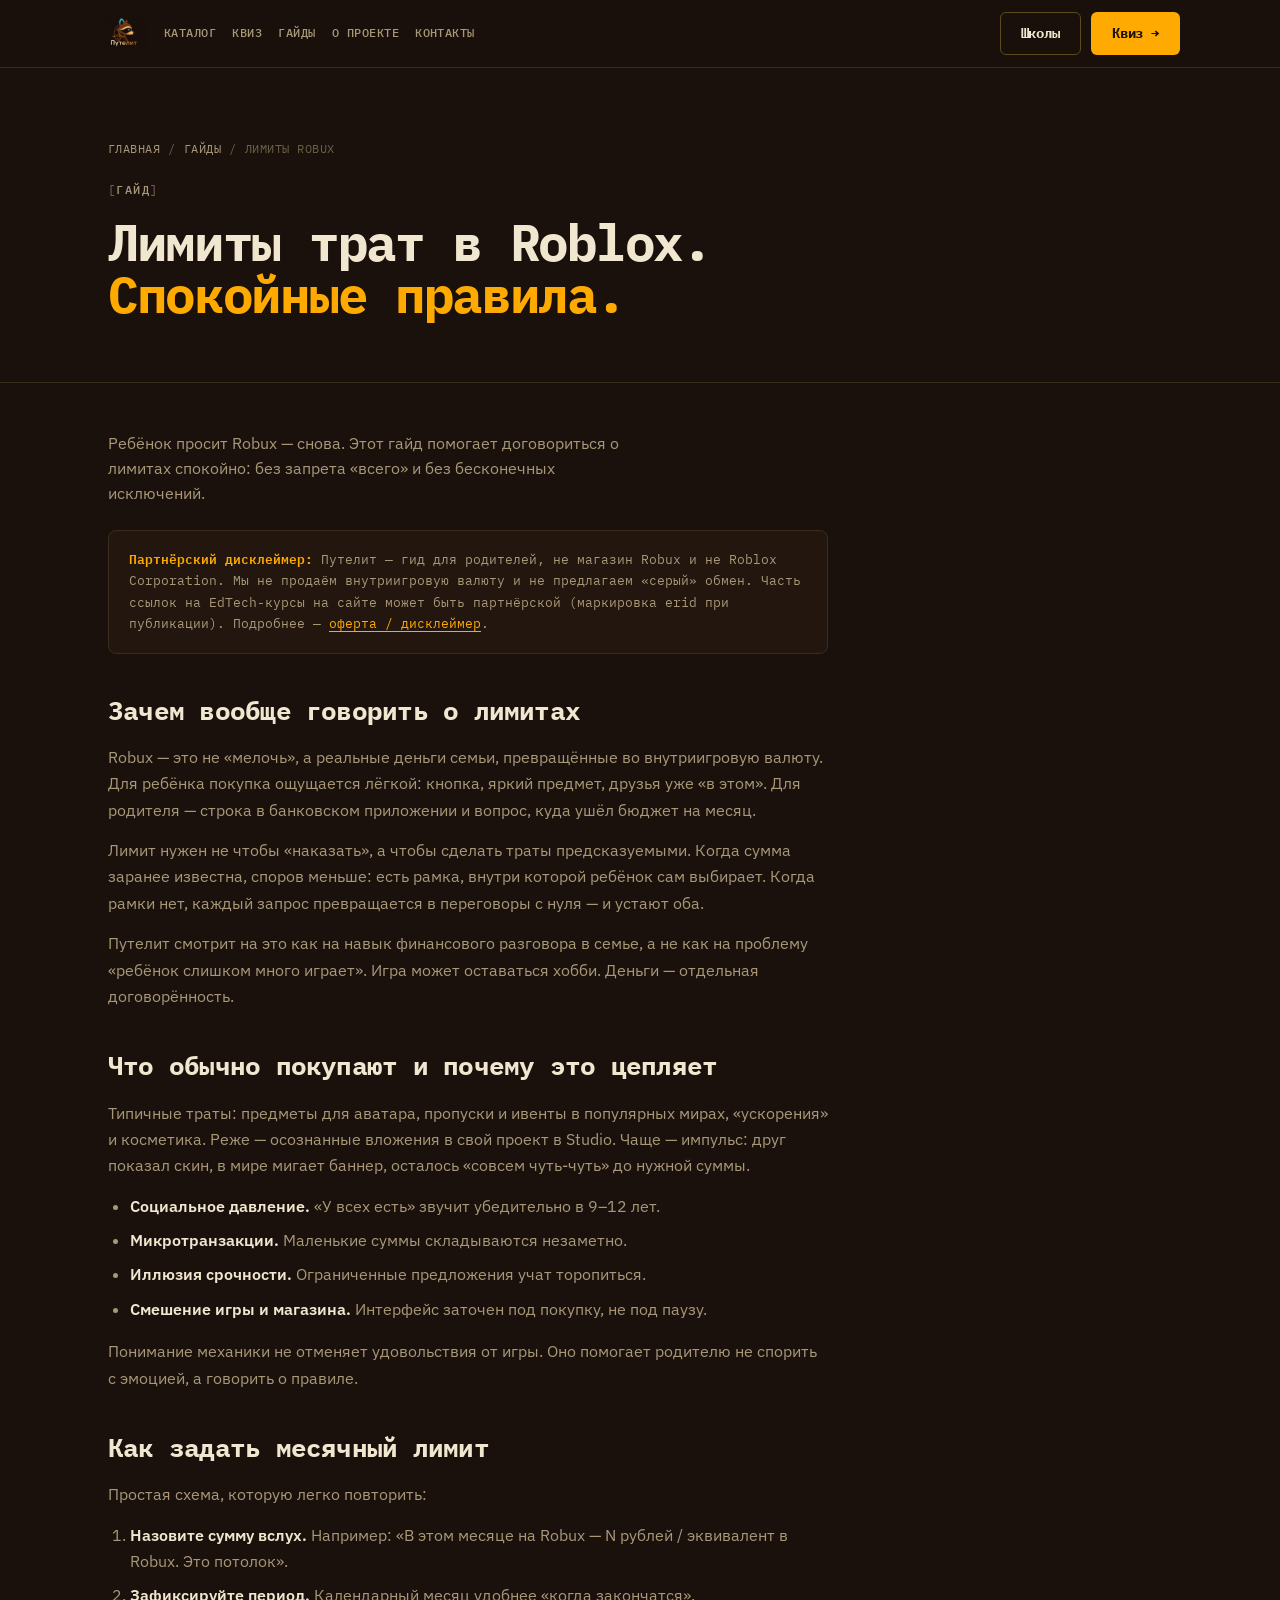
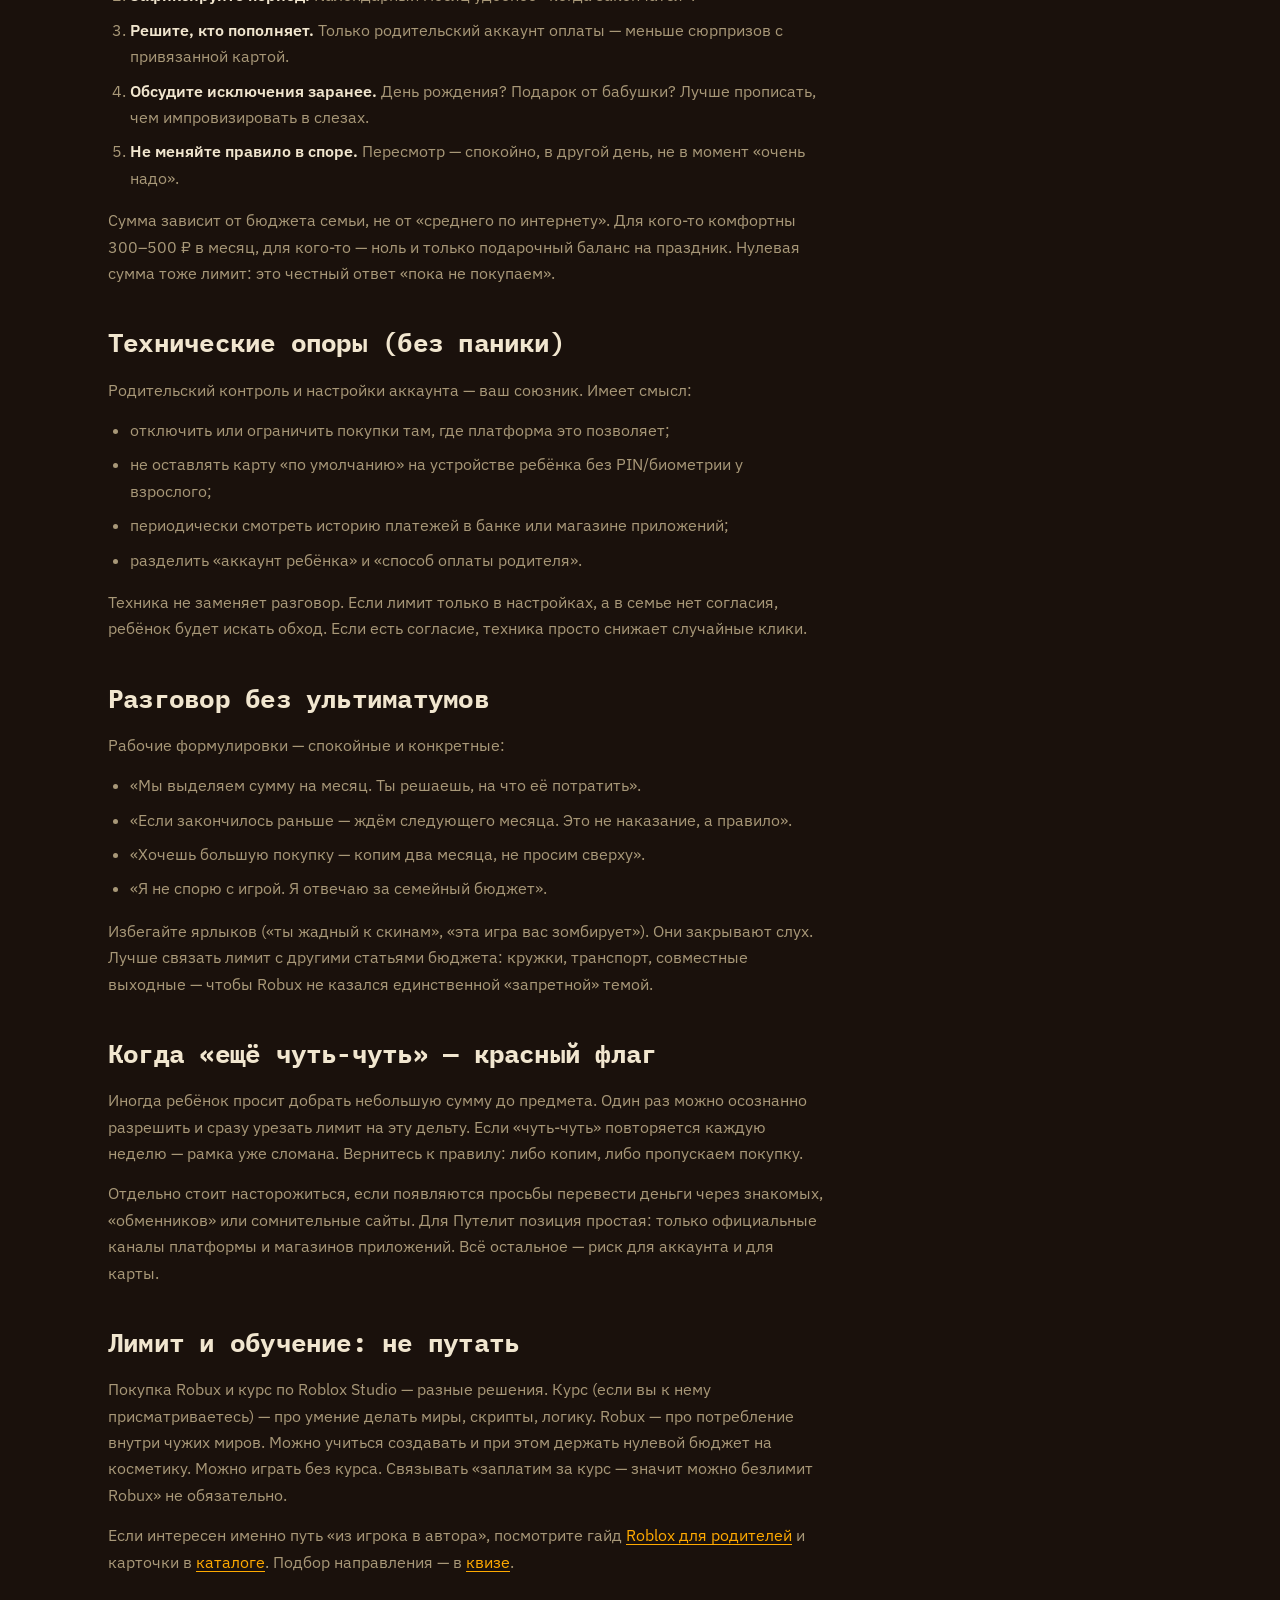
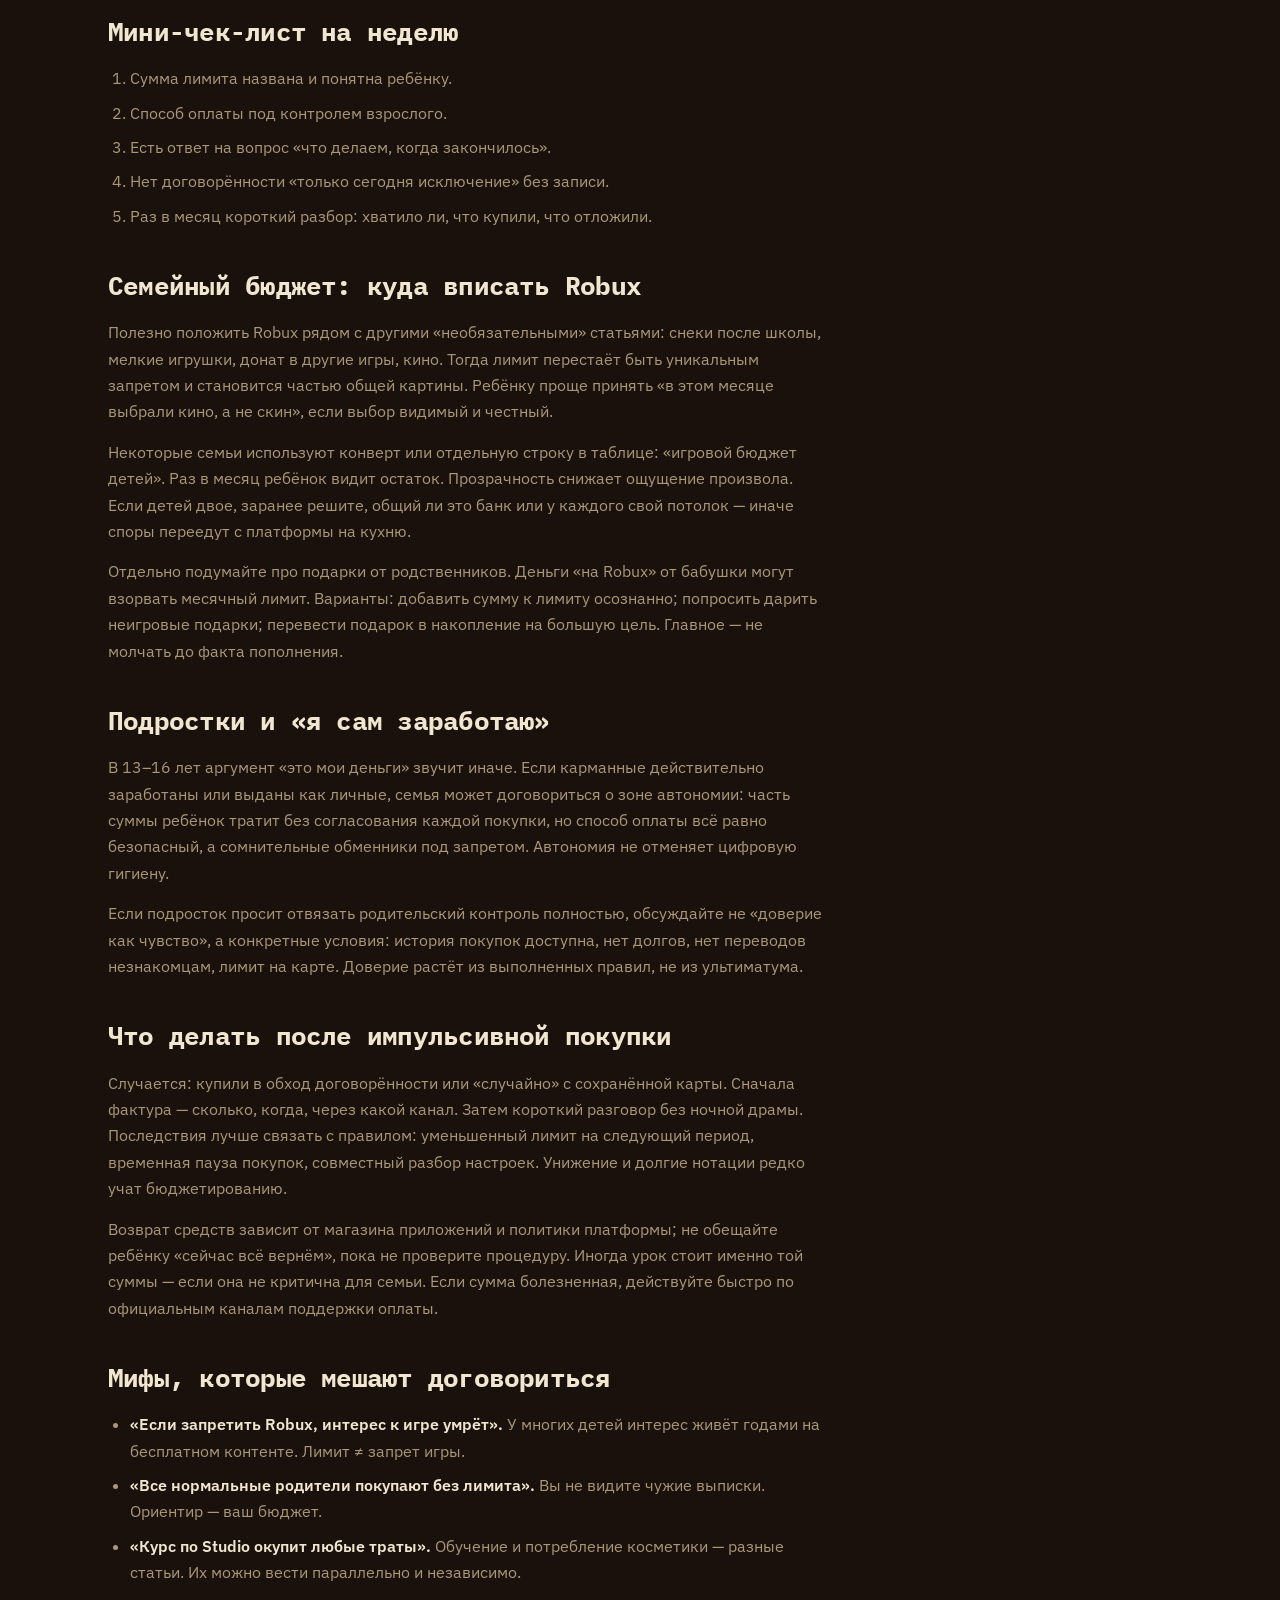
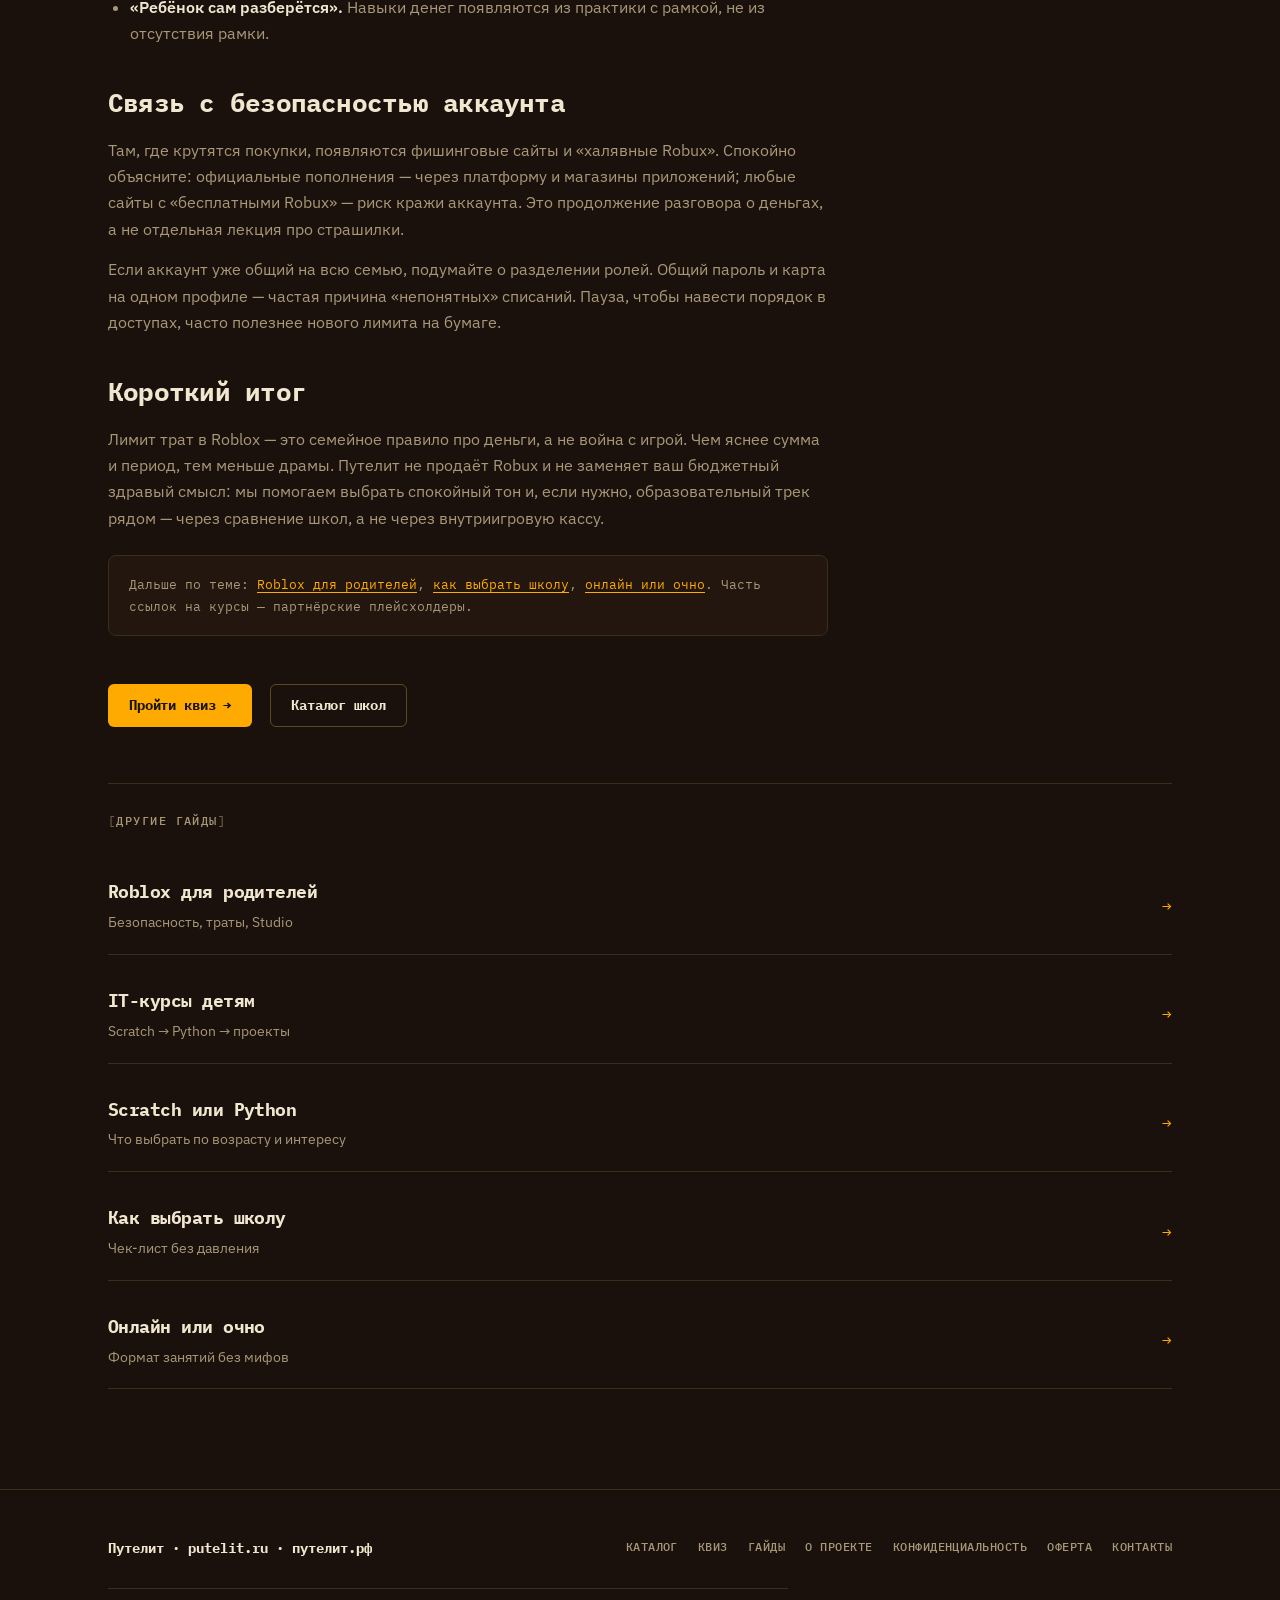
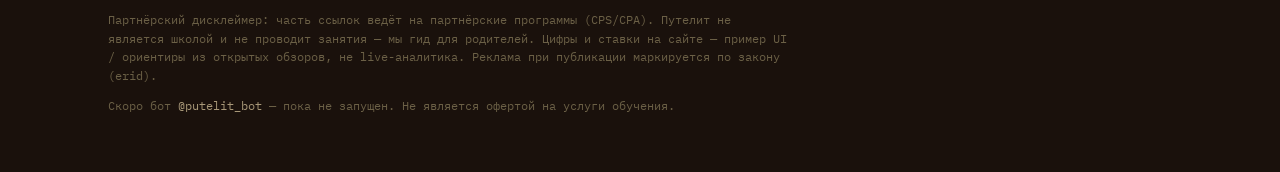
<file: guides/limity-trat-v-roblox.html>
<!DOCTYPE html>
<html lang="ru">
<head>
<meta charset="UTF-8" />
<meta name="viewport" content="width=device-width, initial-scale=1" />
<title>Лимиты трат в Roblox — гайд для родителей | Путелит</title>
<meta name="description" content="Как договориться о лимите Robux без ссор: сумма на месяц, родительский контроль, разговор с ребёнком. Гид Путелит." />
<meta name="theme-color" content="#1A110C" />
<meta property="og:title" content="Лимиты трат в Roblox — гайд для родителей | Путелит" />
<meta property="og:description" content="Как договориться о лимите Robux без ссор: сумма на месяц, родительский контроль, разговор с ребёнком. Гид Путелит." />
<meta property="og:type" content="article" />
<meta property="og:locale" content="ru_RU" />
<link rel="icon" href="../assets/chrysolite-og.png" type="image/png" />
<link rel="preconnect" href="https://fonts.googleapis.com" />
<link rel="preconnect" href="https://fonts.gstatic.com" crossorigin />
<link href="https://fonts.googleapis.com/css2?family=IBM+Plex+Mono:wght@400;500;700&family=IBM+Plex+Sans:wght@400;500;600;700&family=Unbounded:wght@500;600;700&display=swap" rel="stylesheet" />
<link rel="stylesheet" href="../css/main.css" />
</head>
<body>
<a class="skip-link" href="#main">К содержанию</a>
<header class="nav">
  <div class="nav-inner">
            <a class="wordmark" href="../index.html" aria-label="Путелит">
      <img class="logo-wordmark logo-wordmark--d" src="../assets/brand/logo-header.jpg" alt="Путелит" height="48" />
    </a>
    <button class="nav-toggle" type="button" aria-label="Меню" aria-expanded="false" hidden><span></span></button>
    <nav class="nav-links" aria-label="Основное меню">
      <a href="../catalog.html">Каталог</a>
      <a href="../quiz.html">Квиз</a>
      <a href="../guides/roblox-dlya-roditeley.html" aria-current="page">Гайды</a>
      <a href="../about.html">О проекте</a>
      <a href="../contacts.html">Контакты</a>
    </nav>
    <div class="nav-actions">
      <a class="btn btn-ghost" href="../catalog.html">Школы</a>
      <a class="btn btn-primary" href="../quiz.html">Квиз →</a>
    </div>
  </div>
</header>

<main id="main">
  <section class="page-hero">
    <div class="wrap">
      <p class="breadcrumb"><a href="../index.html">Главная</a><span>/</span><a href="kak-vybrat-shkolu.html">Гайды</a><span>/</span>Лимиты Robux</p>
      <span class="label">гайд</span>
      <h1 class="h2">Лимиты трат в Roblox.<em> Спокойные правила.</em></h1>
    </div>
  </section>
  <section class="ch ch--s" style="padding-top:48px">
    <div class="wrap">
      <article class="prose">
        <p class="sub" style="margin:0 0 24px">Ребёнок просит Robux — снова. Этот гайд помогает договориться о лимитах спокойно: без запрета «всего» и без бесконечных исключений.</p>
        <div class="callout"><strong>Партнёрский дисклеймер:</strong> Путелит — гид для родителей, не магазин Robux и не Roblox Corporation. Мы не продаём внутриигровую валюту и не предлагаем «серый» обмен. Часть ссылок на EdTech-курсы на сайте может быть партнёрской (маркировка erid при публикации). Подробнее — <a href="../offer.html">оферта / дисклеймер</a>.</div>

        <h2>Зачем вообще говорить о лимитах</h2>
        <p>Robux — это не «мелочь», а реальные деньги семьи, превращённые во внутриигровую валюту. Для ребёнка покупка ощущается лёгкой: кнопка, яркий предмет, друзья уже «в этом». Для родителя — строка в банковском приложении и вопрос, куда ушёл бюджет на месяц.</p>
        <p>Лимит нужен не чтобы «наказать», а чтобы сделать траты предсказуемыми. Когда сумма заранее известна, споров меньше: есть рамка, внутри которой ребёнок сам выбирает. Когда рамки нет, каждый запрос превращается в переговоры с нуля — и устают оба.</p>
        <p>Путелит смотрит на это как на навык финансового разговора в семье, а не как на проблему «ребёнок слишком много играет». Игра может оставаться хобби. Деньги — отдельная договорённость.</p>

        <h2>Что обычно покупают и почему это цепляет</h2>
        <p>Типичные траты: предметы для аватара, пропуски и ивенты в популярных мирах, «ускорения» и косметика. Реже — осознанные вложения в свой проект в Studio. Чаще — импульс: друг показал скин, в мире мигает баннер, осталось «совсем чуть-чуть» до нужной суммы.</p>
        <ul>
          <li><strong>Социальное давление.</strong> «У всех есть» звучит убедительно в 9–12 лет.</li>
          <li><strong>Микротранзакции.</strong> Маленькие суммы складываются незаметно.</li>
          <li><strong>Иллюзия срочности.</strong> Ограниченные предложения учат торопиться.</li>
          <li><strong>Смешение игры и магазина.</strong> Интерфейс заточен под покупку, не под паузу.</li>
        </ul>
        <p>Понимание механики не отменяет удовольствия от игры. Оно помогает родителю не спорить с эмоцией, а говорить о правиле.</p>

        <h2>Как задать месячный лимит</h2>
        <p>Простая схема, которую легко повторить:</p>
        <ol>
          <li><strong>Назовите сумму вслух.</strong> Например: «В этом месяце на Robux — N рублей / эквивалент в Robux. Это потолок».</li>
          <li><strong>Зафиксируйте период.</strong> Календарный месяц удобнее «когда закончатся».</li>
          <li><strong>Решите, кто пополняет.</strong> Только родительский аккаунт оплаты — меньше сюрпризов с привязанной картой.</li>
          <li><strong>Обсудите исключения заранее.</strong> День рождения? Подарок от бабушки? Лучше прописать, чем импровизировать в слезах.</li>
          <li><strong>Не меняйте правило в споре.</strong> Пересмотр — спокойно, в другой день, не в момент «очень надо».</li>
        </ol>
        <p>Сумма зависит от бюджета семьи, не от «среднего по интернету». Для кого-то комфортны 300–500 ₽ в месяц, для кого-то — ноль и только подарочный баланс на праздник. Нулевая сумма тоже лимит: это честный ответ «пока не покупаем».</p>

        <h2>Технические опоры (без паники)</h2>
        <p>Родительский контроль и настройки аккаунта — ваш союзник. Имеет смысл:</p>
        <ul>
          <li>отключить или ограничить покупки там, где платформа это позволяет;</li>
          <li>не оставлять карту «по умолчанию» на устройстве ребёнка без PIN/биометрии у взрослого;</li>
          <li>периодически смотреть историю платежей в банке или магазине приложений;</li>
          <li>разделить «аккаунт ребёнка» и «способ оплаты родителя».</li>
        </ul>
        <p>Техника не заменяет разговор. Если лимит только в настройках, а в семье нет согласия, ребёнок будет искать обход. Если есть согласие, техника просто снижает случайные клики.</p>

        <h2>Разговор без ультиматумов</h2>
        <p>Рабочие формулировки — спокойные и конкретные:</p>
        <ul>
          <li>«Мы выделяем сумму на месяц. Ты решаешь, на что её потратить».</li>
          <li>«Если закончилось раньше — ждём следующего месяца. Это не наказание, а правило».</li>
          <li>«Хочешь большую покупку — копим два месяца, не просим сверху».</li>
          <li>«Я не спорю с игрой. Я отвечаю за семейный бюджет».</li>
        </ul>
        <p>Избегайте ярлыков («ты жадный к скинам», «эта игра вас зомбирует»). Они закрывают слух. Лучше связать лимит с другими статьями бюджета: кружки, транспорт, совместные выходные — чтобы Robux не казался единственной «запретной» темой.</p>

        <h2>Когда «ещё чуть-чуть» — красный флаг</h2>
        <p>Иногда ребёнок просит добрать небольшую сумму до предмета. Один раз можно осознанно разрешить и сразу урезать лимит на эту дельту. Если «чуть-чуть» повторяется каждую неделю — рамка уже сломана. Вернитесь к правилу: либо копим, либо пропускаем покупку.</p>
        <p>Отдельно стоит насторожиться, если появляются просьбы перевести деньги через знакомых, «обменников» или сомнительные сайты. Для Путелит позиция простая: только официальные каналы платформы и магазинов приложений. Всё остальное — риск для аккаунта и для карты.</p>

        <h2>Лимит и обучение: не путать</h2>
        <p>Покупка Robux и курс по Roblox Studio — разные решения. Курс (если вы к нему присматриваетесь) — про умение делать миры, скрипты, логику. Robux — про потребление внутри чужих миров. Можно учиться создавать и при этом держать нулевой бюджет на косметику. Можно играть без курса. Связывать «заплатим за курс — значит можно безлимит Robux» не обязательно.</p>
        <p>Если интересен именно путь «из игрока в автора», посмотрите гайд <a href="roblox-dlya-roditeley.html">Roblox для родителей</a> и карточки в <a href="../catalog.html">каталоге</a>. Подбор направления — в <a href="../quiz.html">квизе</a>.</p>

        <h2>Мини-чек-лист на неделю</h2>
        <ol>
          <li>Сумма лимита названа и понятна ребёнку.</li>
          <li>Способ оплаты под контролем взрослого.</li>
          <li>Есть ответ на вопрос «что делаем, когда закончилось».</li>
          <li>Нет договорённости «только сегодня исключение» без записи.</li>
          <li>Раз в месяц короткий разбор: хватило ли, что купили, что отложили.</li>
        </ol>

        <h2>Семейный бюджет: куда вписать Robux</h2>
        <p>Полезно положить Robux рядом с другими «необязательными» статьями: снеки после школы, мелкие игрушки, донат в другие игры, кино. Тогда лимит перестаёт быть уникальным запретом и становится частью общей картины. Ребёнку проще принять «в этом месяце выбрали кино, а не скин», если выбор видимый и честный.</p>
        <p>Некоторые семьи используют конверт или отдельную строку в таблице: «игровой бюджет детей». Раз в месяц ребёнок видит остаток. Прозрачность снижает ощущение произвола. Если детей двое, заранее решите, общий ли это банк или у каждого свой потолок — иначе споры переедут с платформы на кухню.</p>
        <p>Отдельно подумайте про подарки от родственников. Деньги «на Robux» от бабушки могут взорвать месячный лимит. Варианты: добавить сумму к лимиту осознанно; попросить дарить неигровые подарки; перевести подарок в накопление на большую цель. Главное — не молчать до факта пополнения.</p>

        <h2>Подростки и «я сам заработаю»</h2>
        <p>В 13–16 лет аргумент «это мои деньги» звучит иначе. Если карманные действительно заработаны или выданы как личные, семья может договориться о зоне автономии: часть суммы ребёнок тратит без согласования каждой покупки, но способ оплаты всё равно безопасный, а сомнительные обменники под запретом. Автономия не отменяет цифровую гигиену.</p>
        <p>Если подросток просит отвязать родительский контроль полностью, обсуждайте не «доверие как чувство», а конкретные условия: история покупок доступна, нет долгов, нет переводов незнакомцам, лимит на карте. Доверие растёт из выполненных правил, не из ультиматума.</p>

        <h2>Что делать после импульсивной покупки</h2>
        <p>Случается: купили в обход договорённости или «случайно» с сохранённой карты. Сначала фактура — сколько, когда, через какой канал. Затем короткий разговор без ночной драмы. Последствия лучше связать с правилом: уменьшенный лимит на следующий период, временная пауза покупок, совместный разбор настроек. Унижение и долгие нотации редко учат бюджетированию.</p>
        <p>Возврат средств зависит от магазина приложений и политики платформы; не обещайте ребёнку «сейчас всё вернём», пока не проверите процедуру. Иногда урок стоит именно той суммы — если она не критична для семьи. Если сумма болезненная, действуйте быстро по официальным каналам поддержки оплаты.</p>

        <h2>Мифы, которые мешают договориться</h2>
        <ul>
          <li><strong>«Если запретить Robux, интерес к игре умрёт».</strong> У многих детей интерес живёт годами на бесплатном контенте. Лимит ≠ запрет игры.</li>
          <li><strong>«Все нормальные родители покупают без лимита».</strong> Вы не видите чужие выписки. Ориентир — ваш бюджет.</li>
          <li><strong>«Курс по Studio окупит любые траты».</strong> Обучение и потребление косметики — разные статьи. Их можно вести параллельно и независимо.</li>
          <li><strong>«Ребёнок сам разберётся».</strong> Навыки денег появляются из практики с рамкой, не из отсутствия рамки.</li>
        </ul>

        <h2>Связь с безопасностью аккаунта</h2>
        <p>Там, где крутятся покупки, появляются фишинговые сайты и «халявные Robux». Спокойно объясните: официальные пополнения — через платформу и магазины приложений; любые сайты с «бесплатными Robux» — риск кражи аккаунта. Это продолжение разговора о деньгах, а не отдельная лекция про страшилки.</p>
        <p>Если аккаунт уже общий на всю семью, подумайте о разделении ролей. Общий пароль и карта на одном профиле — частая причина «непонятных» списаний. Пауза, чтобы навести порядок в доступах, часто полезнее нового лимита на бумаге.</p>

        <h2>Короткий итог</h2>
        <p>Лимит трат в Roblox — это семейное правило про деньги, а не война с игрой. Чем яснее сумма и период, тем меньше драмы. Путелит не продаёт Robux и не заменяет ваш бюджетный здравый смысл: мы помогаем выбрать спокойный тон и, если нужно, образовательный трек рядом — через сравнение школ, а не через внутриигровую кассу.</p>
        <div class="callout">Дальше по теме: <a href="roblox-dlya-roditeley.html">Roblox для родителей</a>, <a href="kak-vybrat-shkolu.html">как выбрать школу</a>, <a href="onlayn-vs-ochno.html">онлайн или очно</a>. Часть ссылок на курсы — партнёрские плейсхолдеры.</div>
      </article>
      <div class="hero-ctas" style="margin-top:48px">
        <a class="btn btn-primary" href="../quiz.html">Пройти квиз →</a>
        <a class="btn btn-ghost" href="../catalog.html">Каталог школ</a>
      </div>
      <div class="guide-list" style="margin-top:56px;border-top:1px solid var(--border);padding-top:28px">
        <p class="label">другие гайды</p>
        <a class="guide-item" href="roblox-dlya-roditeley.html"><div><div class="guide-item__t">Roblox для родителей</div><div class="guide-item__d">Безопасность, траты, Studio</div></div><span class="guide-item__arr">→</span></a>
        <a class="guide-item" href="it-kursy-detyam.html"><div><div class="guide-item__t">IT-курсы детям</div><div class="guide-item__d">Scratch → Python → проекты</div></div><span class="guide-item__arr">→</span></a>
        <a class="guide-item" href="scratch-ili-python.html"><div><div class="guide-item__t">Scratch или Python</div><div class="guide-item__d">Что выбрать по возрасту и интересу</div></div><span class="guide-item__arr">→</span></a>
        <a class="guide-item" href="kak-vybrat-shkolu.html"><div><div class="guide-item__t">Как выбрать школу</div><div class="guide-item__d">Чек-лист без давления</div></div><span class="guide-item__arr">→</span></a>
        <a class="guide-item" href="onlayn-vs-ochno.html"><div><div class="guide-item__t">Онлайн или очно</div><div class="guide-item__d">Формат занятий без мифов</div></div><span class="guide-item__arr">→</span></a>
      </div>
    </div>
  </section>
</main>
<footer class="footer">
  <div class="wrap">
    <div class="footer-top">
      <div class="footer-brand">Путелит · putelit.ru · путелит.рф</div>
      <div class="footer-links">
        <a href="../catalog.html">Каталог</a>
        <a href="../quiz.html">Квиз</a>
        <a href="../guides/kak-vybrat-shkolu.html">Гайды</a>
        <a href="../about.html">О проекте</a>
        <a href="../privacy.html">Конфиденциальность</a>
        <a href="../offer.html">Оферта</a>
        <a href="../contacts.html">Контакты</a>
      </div>
    </div>
    <p class="footer-disclaimer">Партнёрский дисклеймер: часть ссылок ведёт на партнёрские программы (CPS/CPA). Путелит не является школой и не проводит занятия — мы гид для родителей. Цифры и ставки на сайте — пример UI / ориентиры из открытых обзоров, не live-аналитика. Реклама при публикации маркируется по закону (erid).</p>
    <p class="footer-disclaimer" style="border:0;padding-top:12px;margin-top:0">
      Скоро бот <span style="color:var(--muted)">@putelit_bot</span> — пока не запущен. Не является офертой на услуги обучения.
    </p>
  </div>
</footer>
<!-- Яндекс.Метрика: вставьте код счётчика перед </body> после регистрации.
     Не подключайте Google Analytics / GTM / Google Fonts / Maps (требования РФ). -->
<script src="../js/main.js"></script>

</body>
</html>
</file>
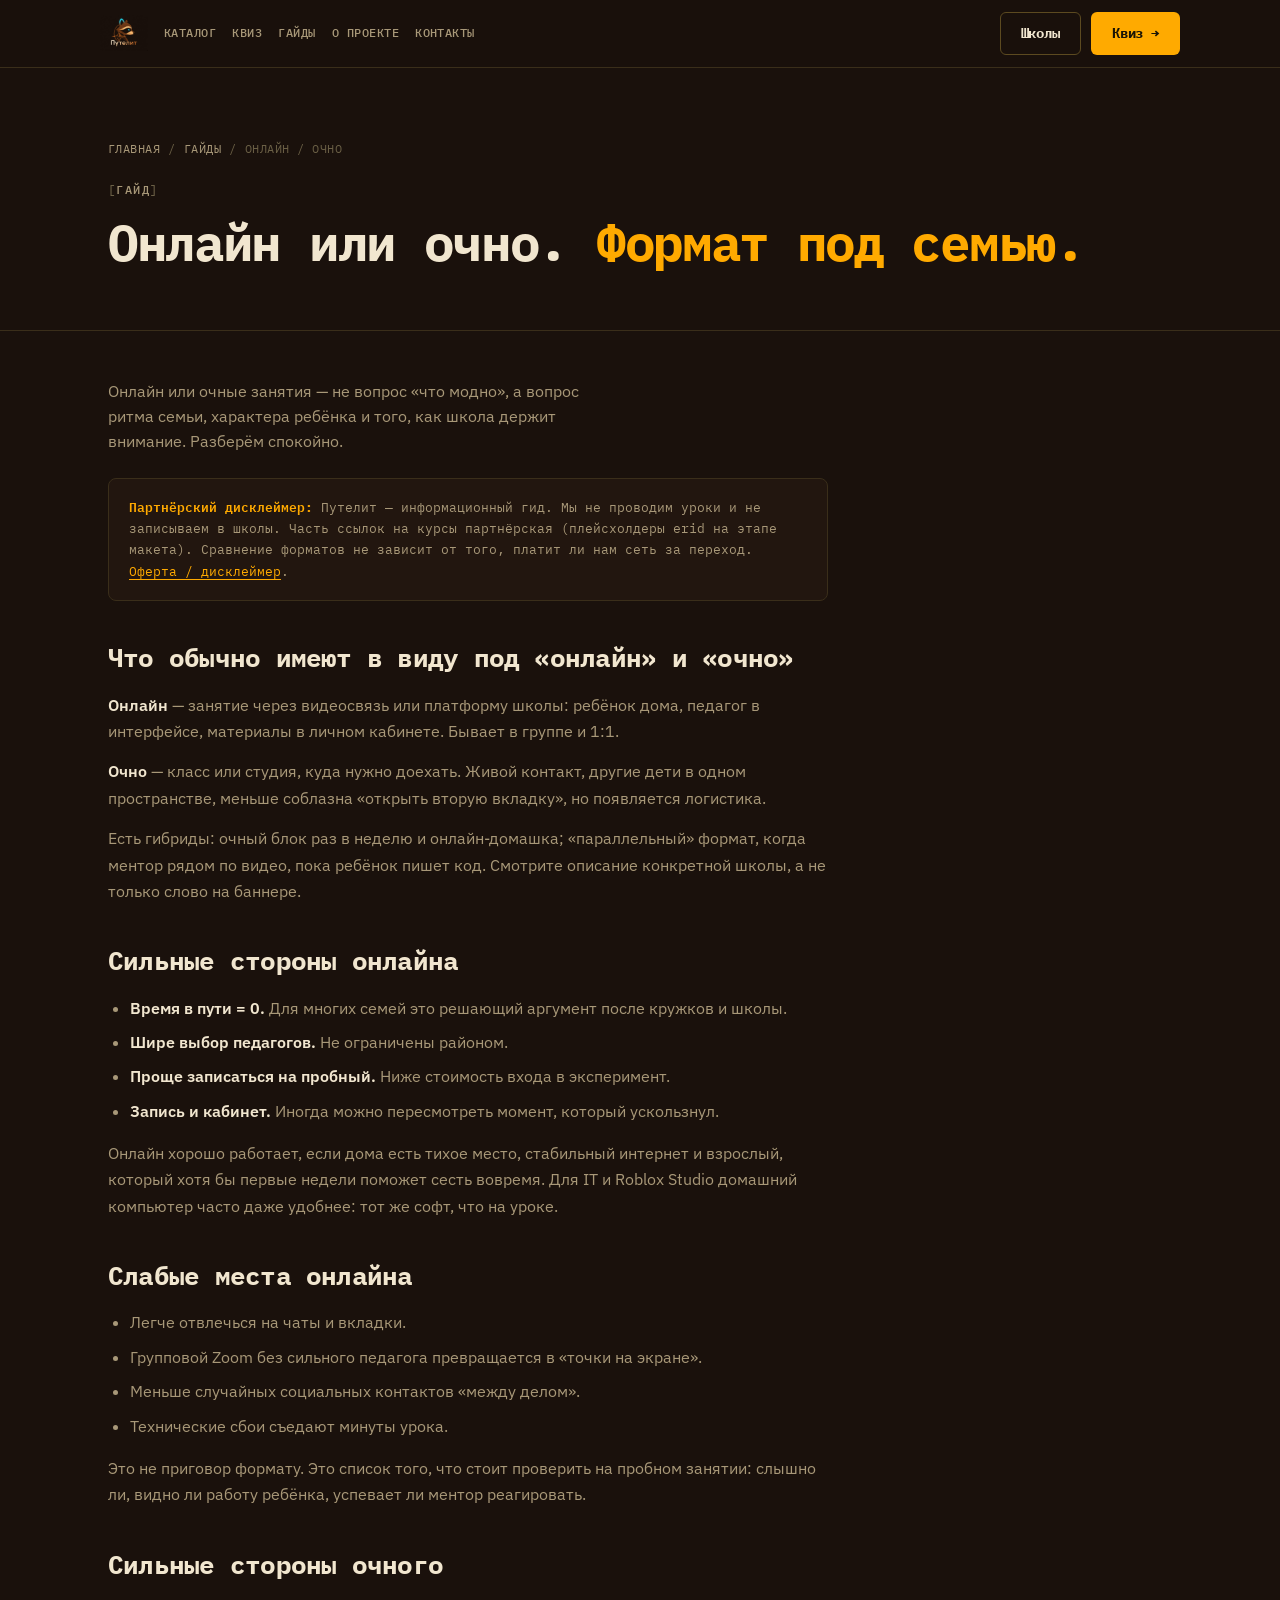
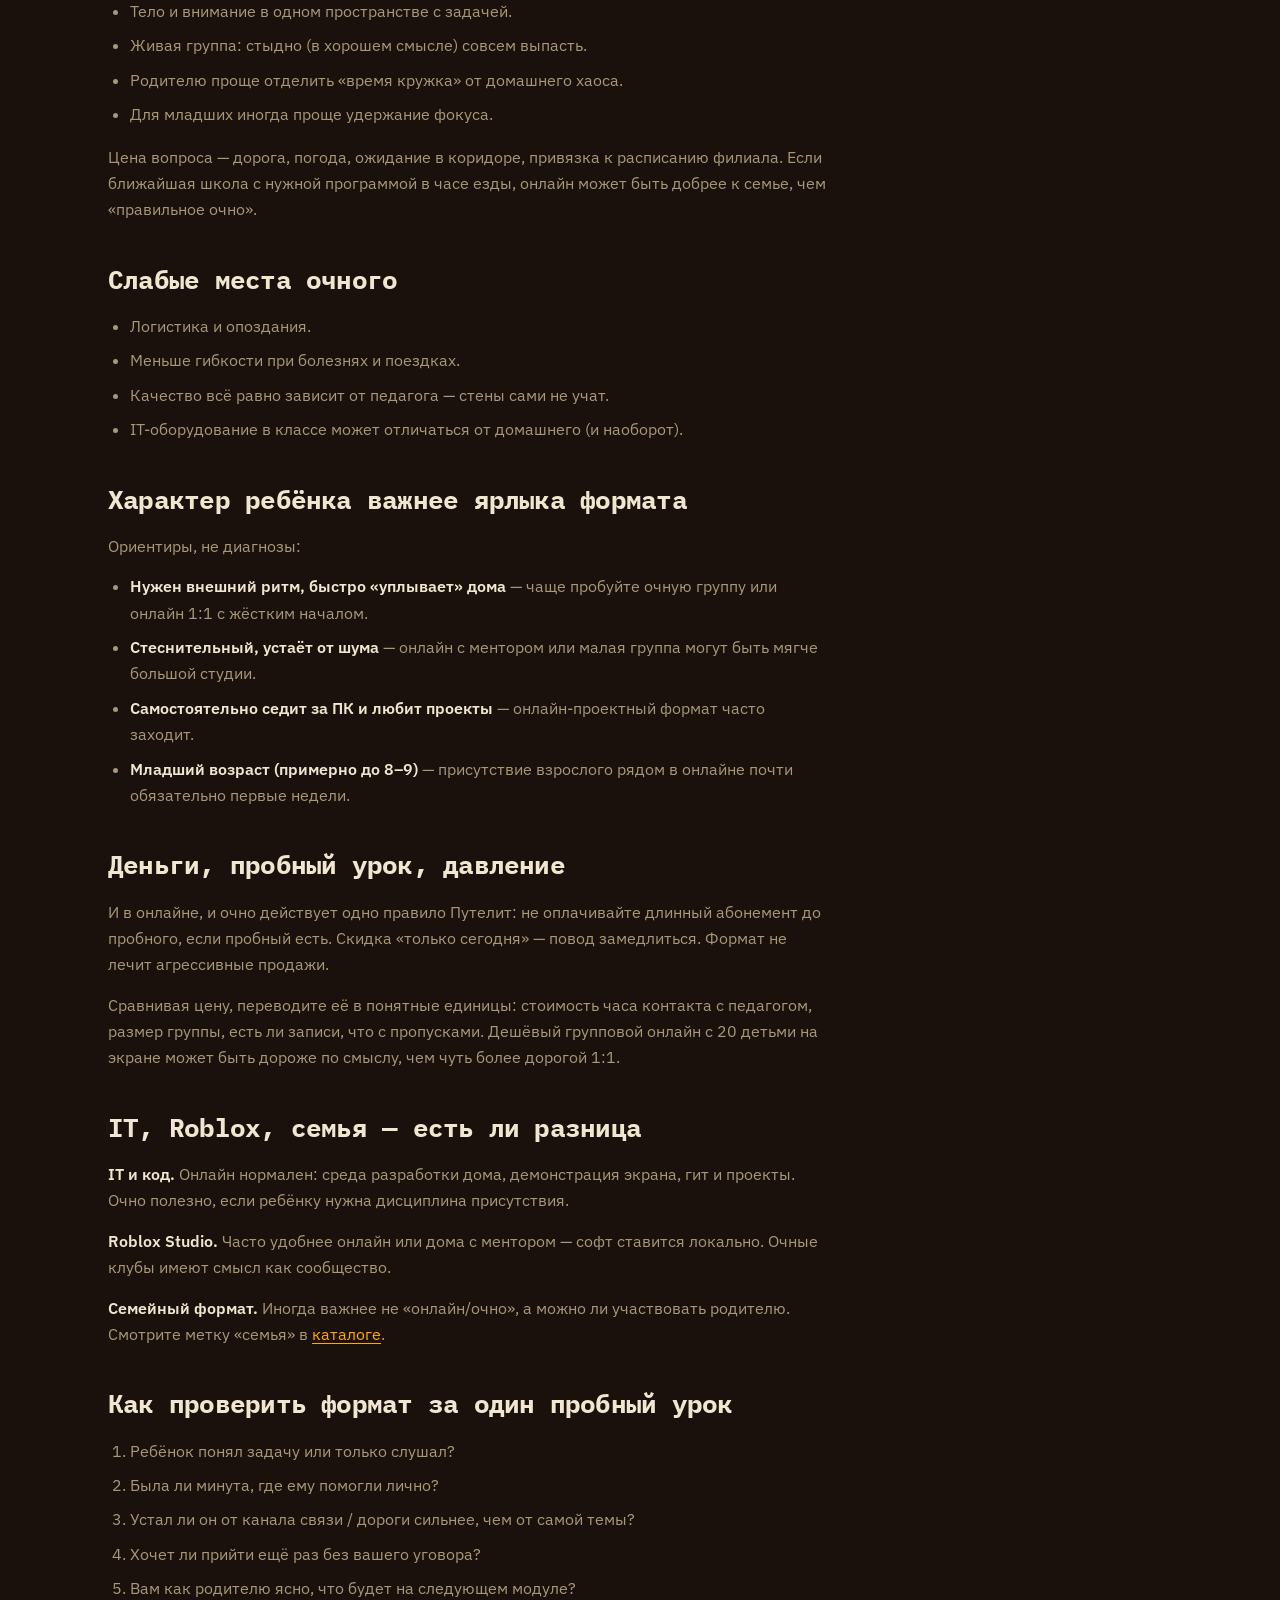
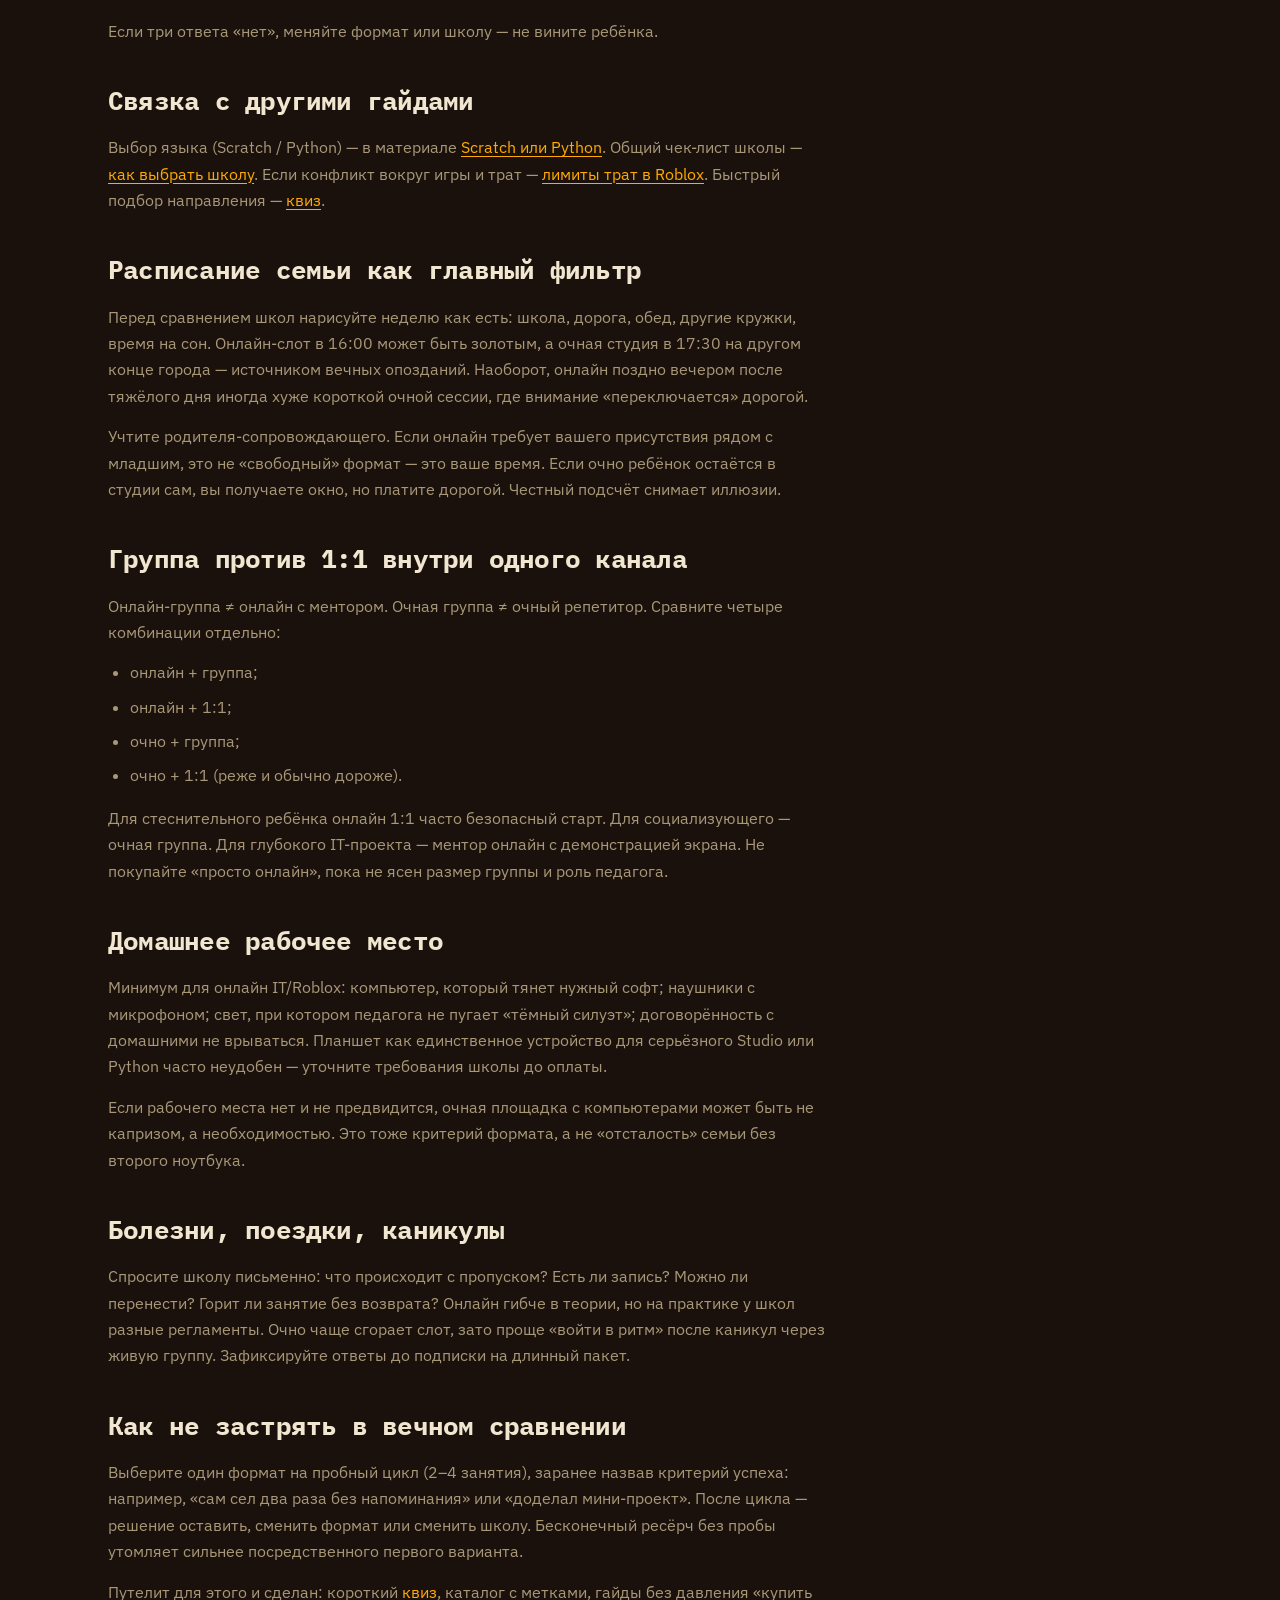
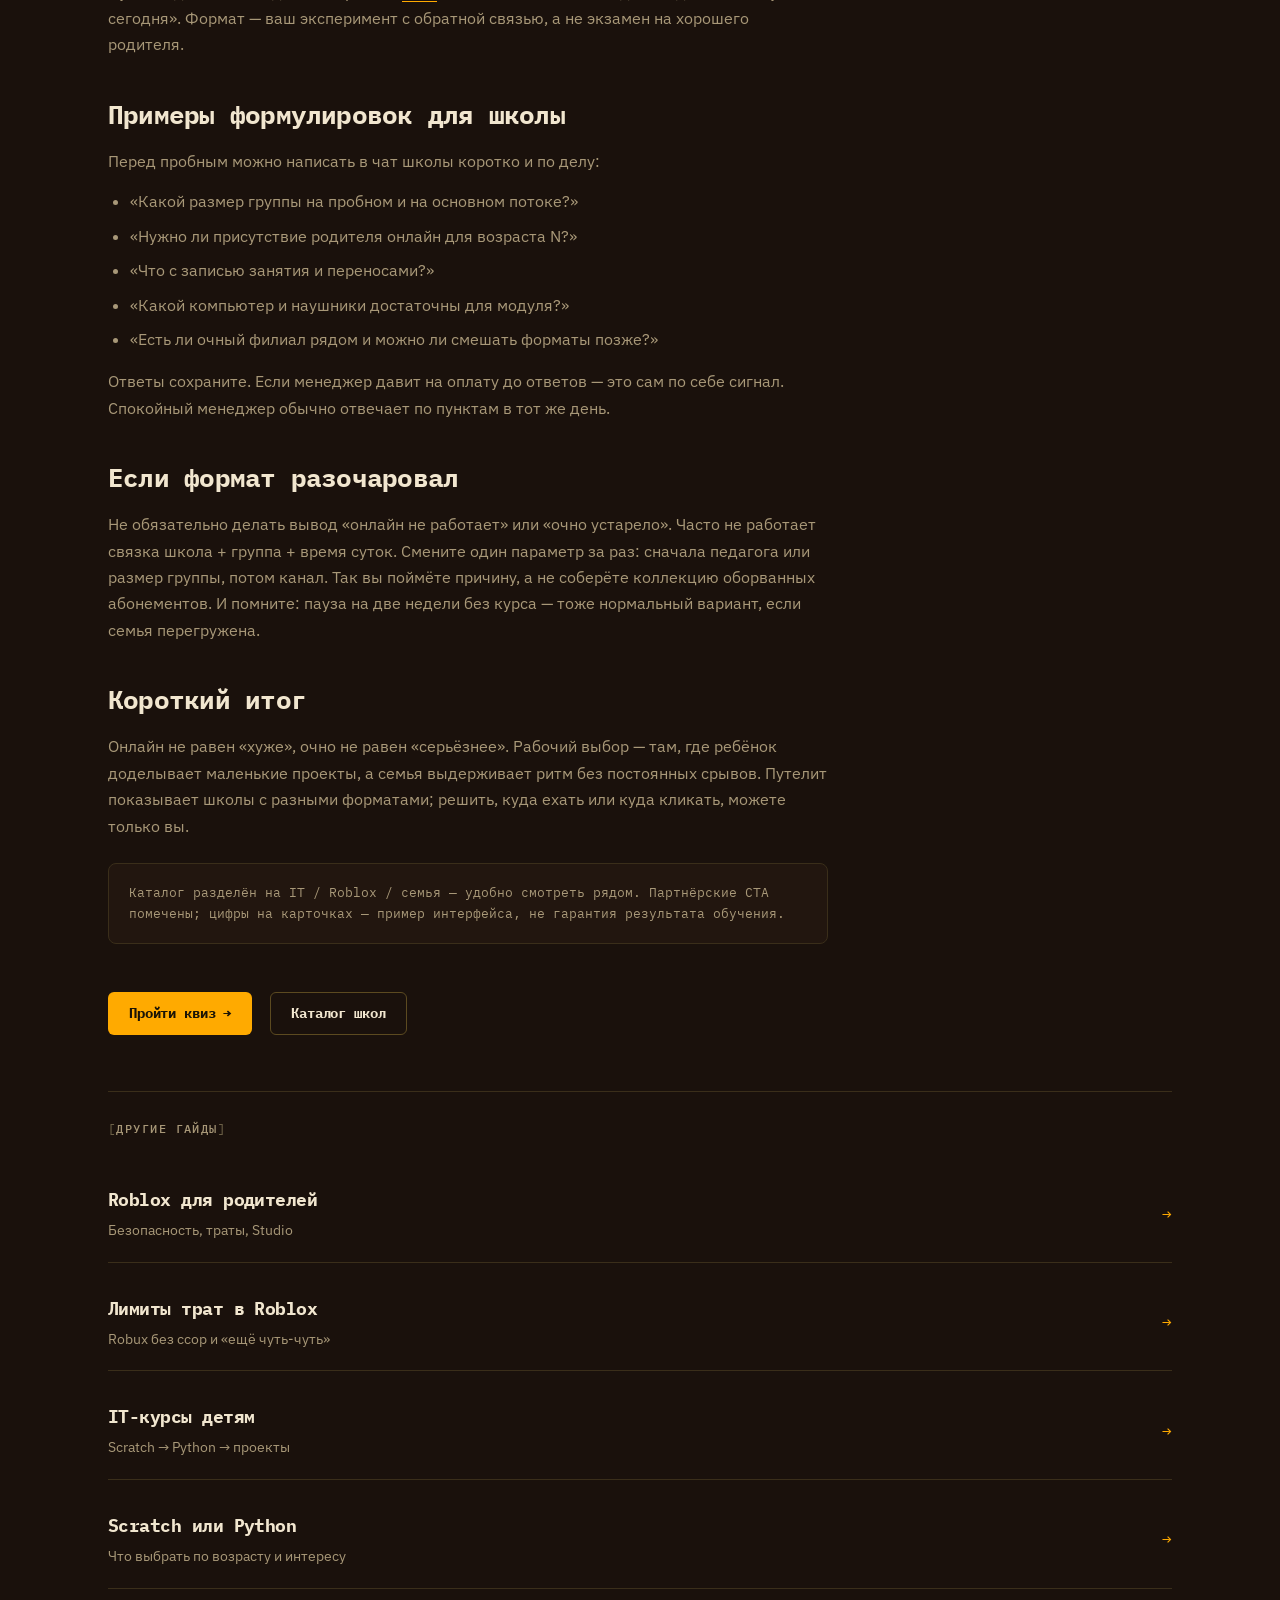
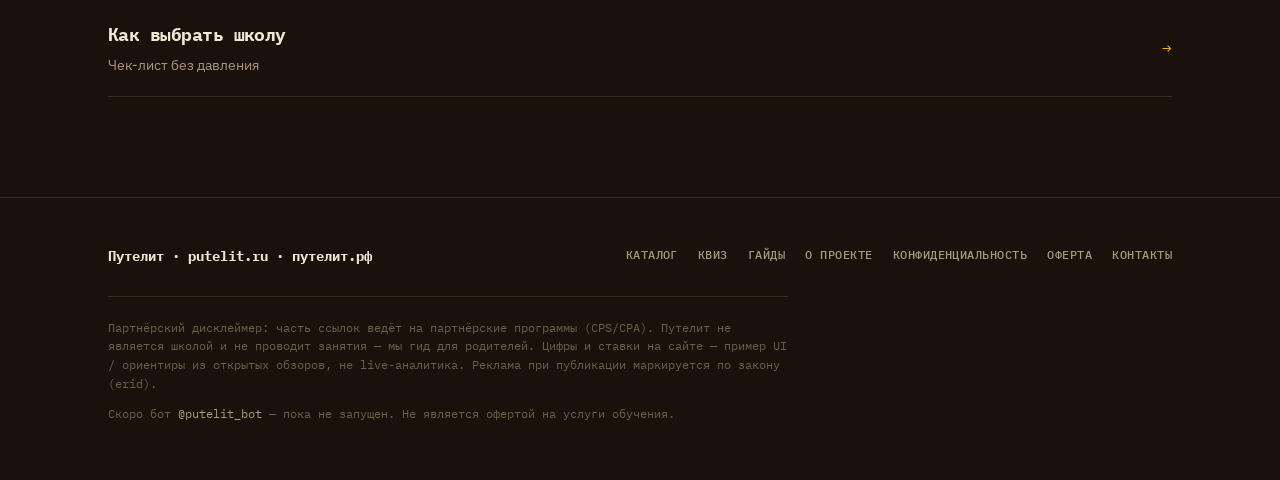
<file: guides/onlayn-vs-ochno.html>
<!DOCTYPE html>
<html lang="ru">
<head>
<meta charset="UTF-8" />
<meta name="viewport" content="width=device-width, initial-scale=1" />
<title>Онлайн или очно: какой формат курса выбрать — Путелит</title>
<meta name="description" content="Онлайн и очные занятия для детей: плюсы, минусы, характер ребёнка, пробный урок. Гид Путелит для родителей." />
<meta name="theme-color" content="#1A110C" />
<meta property="og:title" content="Онлайн или очно: какой формат курса выбрать — Путелит" />
<meta property="og:description" content="Онлайн и очные занятия для детей: плюсы, минусы, характер ребёнка, пробный урок. Гид Путелит для родителей." />
<meta property="og:type" content="article" />
<meta property="og:locale" content="ru_RU" />
<link rel="icon" href="../assets/chrysolite-og.png" type="image/png" />
<link rel="preconnect" href="https://fonts.googleapis.com" />
<link rel="preconnect" href="https://fonts.gstatic.com" crossorigin />
<link href="https://fonts.googleapis.com/css2?family=IBM+Plex+Mono:wght@400;500;700&family=IBM+Plex+Sans:wght@400;500;600;700&family=Unbounded:wght@500;600;700&display=swap" rel="stylesheet" />
<link rel="stylesheet" href="../css/main.css" />
</head>
<body>
<a class="skip-link" href="#main">К содержанию</a>
<header class="nav">
  <div class="nav-inner">
            <a class="wordmark" href="../index.html" aria-label="Путелит">
      <img class="logo-wordmark logo-wordmark--d" src="../assets/brand/logo-header.jpg" alt="Путелит" height="48" />
    </a>
    <button class="nav-toggle" type="button" aria-label="Меню" aria-expanded="false" hidden><span></span></button>
    <nav class="nav-links" aria-label="Основное меню">
      <a href="../catalog.html">Каталог</a>
      <a href="../quiz.html">Квиз</a>
      <a href="../guides/roblox-dlya-roditeley.html" aria-current="page">Гайды</a>
      <a href="../about.html">О проекте</a>
      <a href="../contacts.html">Контакты</a>
    </nav>
    <div class="nav-actions">
      <a class="btn btn-ghost" href="../catalog.html">Школы</a>
      <a class="btn btn-primary" href="../quiz.html">Квиз →</a>
    </div>
  </div>
</header>

<main id="main">
  <section class="page-hero">
    <div class="wrap">
      <p class="breadcrumb"><a href="../index.html">Главная</a><span>/</span><a href="kak-vybrat-shkolu.html">Гайды</a><span>/</span>Онлайн / очно</p>
      <span class="label">гайд</span>
      <h1 class="h2">Онлайн или очно.<em> Формат под семью.</em></h1>
    </div>
  </section>
  <section class="ch ch--s" style="padding-top:48px">
    <div class="wrap">
      <article class="prose">
        <p class="sub" style="margin:0 0 24px">Онлайн или очные занятия — не вопрос «что модно», а вопрос ритма семьи, характера ребёнка и того, как школа держит внимание. Разберём спокойно.</p>
        <div class="callout"><strong>Партнёрский дисклеймер:</strong> Путелит — информационный гид. Мы не проводим уроки и не записываем в школы. Часть ссылок на курсы партнёрская (плейсхолдеры erid на этапе макета). Сравнение форматов не зависит от того, платит ли нам сеть за переход. <a href="../offer.html">Оферта / дисклеймер</a>.</div>

        <h2>Что обычно имеют в виду под «онлайн» и «очно»</h2>
        <p><strong>Онлайн</strong> — занятие через видеосвязь или платформу школы: ребёнок дома, педагог в интерфейсе, материалы в личном кабинете. Бывает в группе и 1:1.</p>
        <p><strong>Очно</strong> — класс или студия, куда нужно доехать. Живой контакт, другие дети в одном пространстве, меньше соблазна «открыть вторую вкладку», но появляется логистика.</p>
        <p>Есть гибриды: очный блок раз в неделю и онлайн-домашка; «параллельный» формат, когда ментор рядом по видео, пока ребёнок пишет код. Смотрите описание конкретной школы, а не только слово на баннере.</p>

        <h2>Сильные стороны онлайна</h2>
        <ul>
          <li><strong>Время в пути = 0.</strong> Для многих семей это решающий аргумент после кружков и школы.</li>
          <li><strong>Шире выбор педагогов.</strong> Не ограничены районом.</li>
          <li><strong>Проще записаться на пробный.</strong> Ниже стоимость входа в эксперимент.</li>
          <li><strong>Запись и кабинет.</strong> Иногда можно пересмотреть момент, который ускользнул.</li>
        </ul>
        <p>Онлайн хорошо работает, если дома есть тихое место, стабильный интернет и взрослый, который хотя бы первые недели поможет сесть вовремя. Для IT и Roblox Studio домашний компьютер часто даже удобнее: тот же софт, что на уроке.</p>

        <h2>Слабые места онлайна</h2>
        <ul>
          <li>Легче отвлечься на чаты и вкладки.</li>
          <li>Групповой Zoom без сильного педагога превращается в «точки на экране».</li>
          <li>Меньше случайных социальных контактов «между делом».</li>
          <li>Технические сбои съедают минуты урока.</li>
        </ul>
        <p>Это не приговор формату. Это список того, что стоит проверить на пробном занятии: слышно ли, видно ли работу ребёнка, успевает ли ментор реагировать.</p>

        <h2>Сильные стороны очного</h2>
        <ul>
          <li>Тело и внимание в одном пространстве с задачей.</li>
          <li>Живая группа: стыдно (в хорошем смысле) совсем выпасть.</li>
          <li>Родителю проще отделить «время кружка» от домашнего хаоса.</li>
          <li>Для младших иногда проще удержание фокуса.</li>
        </ul>
        <p>Цена вопроса — дорога, погода, ожидание в коридоре, привязка к расписанию филиала. Если ближайшая школа с нужной программой в часе езды, онлайн может быть добрее к семье, чем «правильное очно».</p>

        <h2>Слабые места очного</h2>
        <ul>
          <li>Логистика и опоздания.</li>
          <li>Меньше гибкости при болезнях и поездках.</li>
          <li>Качество всё равно зависит от педагога — стены сами не учат.</li>
          <li>IT-оборудование в классе может отличаться от домашнего (и наоборот).</li>
        </ul>

        <h2>Характер ребёнка важнее ярлыка формата</h2>
        <p>Ориентиры, не диагнозы:</p>
        <ul>
          <li><strong>Нужен внешний ритм, быстро «уплывает» дома</strong> — чаще пробуйте очную группу или онлайн 1:1 с жёстким началом.</li>
          <li><strong>Стеснительный, устаёт от шума</strong> — онлайн с ментором или малая группа могут быть мягче большой студии.</li>
          <li><strong>Самостоятельно седит за ПК и любит проекты</strong> — онлайн-проектный формат часто заходит.</li>
          <li><strong>Младший возраст (примерно до 8–9)</strong> — присутствие взрослого рядом в онлайне почти обязательно первые недели.</li>
        </ul>

        <h2>Деньги, пробный урок, давление</h2>
        <p>И в онлайне, и очно действует одно правило Путелит: не оплачивайте длинный абонемент до пробного, если пробный есть. Скидка «только сегодня» — повод замедлиться. Формат не лечит агрессивные продажи.</p>
        <p>Сравнивая цену, переводите её в понятные единицы: стоимость часа контакта с педагогом, размер группы, есть ли записи, что с пропусками. Дешёвый групповой онлайн с 20 детьми на экране может быть дороже по смыслу, чем чуть более дорогой 1:1.</p>

        <h2>IT, Roblox, семья — есть ли разница</h2>
        <p><strong>IT и код.</strong> Онлайн нормален: среда разработки дома, демонстрация экрана, гит и проекты. Очно полезно, если ребёнку нужна дисциплина присутствия.</p>
        <p><strong>Roblox Studio.</strong> Часто удобнее онлайн или дома с ментором — софт ставится локально. Очные клубы имеют смысл как сообщество.</p>
        <p><strong>Семейный формат.</strong> Иногда важнее не «онлайн/очно», а можно ли участвовать родителю. Смотрите метку «семья» в <a href="../catalog.html">каталоге</a>.</p>

        <h2>Как проверить формат за один пробный урок</h2>
        <ol>
          <li>Ребёнок понял задачу или только слушал?</li>
          <li>Была ли минута, где ему помогли лично?</li>
          <li>Устал ли он от канала связи / дороги сильнее, чем от самой темы?</li>
          <li>Хочет ли прийти ещё раз без вашего уговора?</li>
          <li>Вам как родителю ясно, что будет на следующем модуле?</li>
        </ol>
        <p>Если три ответа «нет», меняйте формат или школу — не вините ребёнка.</p>

        <h2>Связка с другими гайдами</h2>
        <p>Выбор языка (Scratch / Python) — в материале <a href="scratch-ili-python.html">Scratch или Python</a>. Общий чек-лист школы — <a href="kak-vybrat-shkolu.html">как выбрать школу</a>. Если конфликт вокруг игры и трат — <a href="limity-trat-v-roblox.html">лимиты трат в Roblox</a>. Быстрый подбор направления — <a href="../quiz.html">квиз</a>.</p>

        <h2>Расписание семьи как главный фильтр</h2>
        <p>Перед сравнением школ нарисуйте неделю как есть: школа, дорога, обед, другие кружки, время на сон. Онлайн-слот в 16:00 может быть золотым, а очная студия в 17:30 на другом конце города — источником вечных опозданий. Наоборот, онлайн поздно вечером после тяжёлого дня иногда хуже короткой очной сессии, где внимание «переключается» дорогой.</p>
        <p>Учтите родителя-сопровождающего. Если онлайн требует вашего присутствия рядом с младшим, это не «свободный» формат — это ваше время. Если очно ребёнок остаётся в студии сам, вы получаете окно, но платите дорогой. Честный подсчёт снимает иллюзии.</p>

        <h2>Группа против 1:1 внутри одного канала</h2>
        <p>Онлайн-группа ≠ онлайн с ментором. Очная группа ≠ очный репетитор. Сравните четыре комбинации отдельно:</p>
        <ul>
          <li>онлайн + группа;</li>
          <li>онлайн + 1:1;</li>
          <li>очно + группа;</li>
          <li>очно + 1:1 (реже и обычно дороже).</li>
        </ul>
        <p>Для стеснительного ребёнка онлайн 1:1 часто безопасный старт. Для социализующего — очная группа. Для глубокого IT-проекта — ментор онлайн с демонстрацией экрана. Не покупайте «просто онлайн», пока не ясен размер группы и роль педагога.</p>

        <h2>Домашнее рабочее место</h2>
        <p>Минимум для онлайн IT/Roblox: компьютер, который тянет нужный софт; наушники с микрофоном; свет, при котором педагога не пугает «тёмный силуэт»; договорённость с домашними не врываться. Планшет как единственное устройство для серьёзного Studio или Python часто неудобен — уточните требования школы до оплаты.</p>
        <p>Если рабочего места нет и не предвидится, очная площадка с компьютерами может быть не капризом, а необходимостью. Это тоже критерий формата, а не «отсталость» семьи без второго ноутбука.</p>

        <h2>Болезни, поездки, каникулы</h2>
        <p>Спросите школу письменно: что происходит с пропуском? Есть ли запись? Можно ли перенести? Горит ли занятие без возврата? Онлайн гибче в теории, но на практике у школ разные регламенты. Очно чаще сгорает слот, зато проще «войти в ритм» после каникул через живую группу. Зафиксируйте ответы до подписки на длинный пакет.</p>

        <h2>Как не застрять в вечном сравнении</h2>
        <p>Выберите один формат на пробный цикл (2–4 занятия), заранее назвав критерий успеха: например, «сам сел два раза без напоминания» или «доделал мини-проект». После цикла — решение оставить, сменить формат или сменить школу. Бесконечный ресёрч без пробы утомляет сильнее посредственного первого варианта.</p>
        <p>Путелит для этого и сделан: короткий <a href="../quiz.html">квиз</a>, каталог с метками, гайды без давления «купить сегодня». Формат — ваш эксперимент с обратной связью, а не экзамен на хорошего родителя.</p>

        <h2>Примеры формулировок для школы</h2>
        <p>Перед пробным можно написать в чат школы коротко и по делу:</p>
        <ul>
          <li>«Какой размер группы на пробном и на основном потоке?»</li>
          <li>«Нужно ли присутствие родителя онлайн для возраста N?»</li>
          <li>«Что с записью занятия и переносами?»</li>
          <li>«Какой компьютер и наушники достаточны для модуля?»</li>
          <li>«Есть ли очный филиал рядом и можно ли смешать форматы позже?»</li>
        </ul>
        <p>Ответы сохраните. Если менеджер давит на оплату до ответов — это сам по себе сигнал. Спокойный менеджер обычно отвечает по пунктам в тот же день.</p>

        <h2>Если формат разочаровал</h2>
        <p>Не обязательно делать вывод «онлайн не работает» или «очно устарело». Часто не работает связка школа + группа + время суток. Смените один параметр за раз: сначала педагога или размер группы, потом канал. Так вы поймёте причину, а не соберёте коллекцию оборванных абонементов. И помните: пауза на две недели без курса — тоже нормальный вариант, если семья перегружена.</p>

        <h2>Короткий итог</h2>
        <p>Онлайн не равен «хуже», очно не равен «серьёзнее». Рабочий выбор — там, где ребёнок доделывает маленькие проекты, а семья выдерживает ритм без постоянных срывов. Путелит показывает школы с разными форматами; решить, куда ехать или куда кликать, можете только вы.</p>
        <div class="callout">Каталог разделён на IT / Roblox / семья — удобно смотреть рядом. Партнёрские CTA помечены; цифры на карточках — пример интерфейса, не гарантия результата обучения.</div>
      </article>
      <div class="hero-ctas" style="margin-top:48px">
        <a class="btn btn-primary" href="../quiz.html">Пройти квиз →</a>
        <a class="btn btn-ghost" href="../catalog.html">Каталог школ</a>
      </div>
      <div class="guide-list" style="margin-top:56px;border-top:1px solid var(--border);padding-top:28px">
        <p class="label">другие гайды</p>
        <a class="guide-item" href="roblox-dlya-roditeley.html"><div><div class="guide-item__t">Roblox для родителей</div><div class="guide-item__d">Безопасность, траты, Studio</div></div><span class="guide-item__arr">→</span></a>
        <a class="guide-item" href="limity-trat-v-roblox.html"><div><div class="guide-item__t">Лимиты трат в Roblox</div><div class="guide-item__d">Robux без ссор и «ещё чуть-чуть»</div></div><span class="guide-item__arr">→</span></a>
        <a class="guide-item" href="it-kursy-detyam.html"><div><div class="guide-item__t">IT-курсы детям</div><div class="guide-item__d">Scratch → Python → проекты</div></div><span class="guide-item__arr">→</span></a>
        <a class="guide-item" href="scratch-ili-python.html"><div><div class="guide-item__t">Scratch или Python</div><div class="guide-item__d">Что выбрать по возрасту и интересу</div></div><span class="guide-item__arr">→</span></a>
        <a class="guide-item" href="kak-vybrat-shkolu.html"><div><div class="guide-item__t">Как выбрать школу</div><div class="guide-item__d">Чек-лист без давления</div></div><span class="guide-item__arr">→</span></a>
      </div>
    </div>
  </section>
</main>
<footer class="footer">
  <div class="wrap">
    <div class="footer-top">
      <div class="footer-brand">Путелит · putelit.ru · путелит.рф</div>
      <div class="footer-links">
        <a href="../catalog.html">Каталог</a>
        <a href="../quiz.html">Квиз</a>
        <a href="../guides/kak-vybrat-shkolu.html">Гайды</a>
        <a href="../about.html">О проекте</a>
        <a href="../privacy.html">Конфиденциальность</a>
        <a href="../offer.html">Оферта</a>
        <a href="../contacts.html">Контакты</a>
      </div>
    </div>
    <p class="footer-disclaimer">Партнёрский дисклеймер: часть ссылок ведёт на партнёрские программы (CPS/CPA). Путелит не является школой и не проводит занятия — мы гид для родителей. Цифры и ставки на сайте — пример UI / ориентиры из открытых обзоров, не live-аналитика. Реклама при публикации маркируется по закону (erid).</p>
    <p class="footer-disclaimer" style="border:0;padding-top:12px;margin-top:0">
      Скоро бот <span style="color:var(--muted)">@putelit_bot</span> — пока не запущен. Не является офертой на услуги обучения.
    </p>
  </div>
</footer>
<!-- Яндекс.Метрика: вставьте код счётчика перед </body> после регистрации.
     Не подключайте Google Analytics / GTM / Google Fonts / Maps (требования РФ). -->
<script src="../js/main.js"></script>

</body>
</html>
</file>
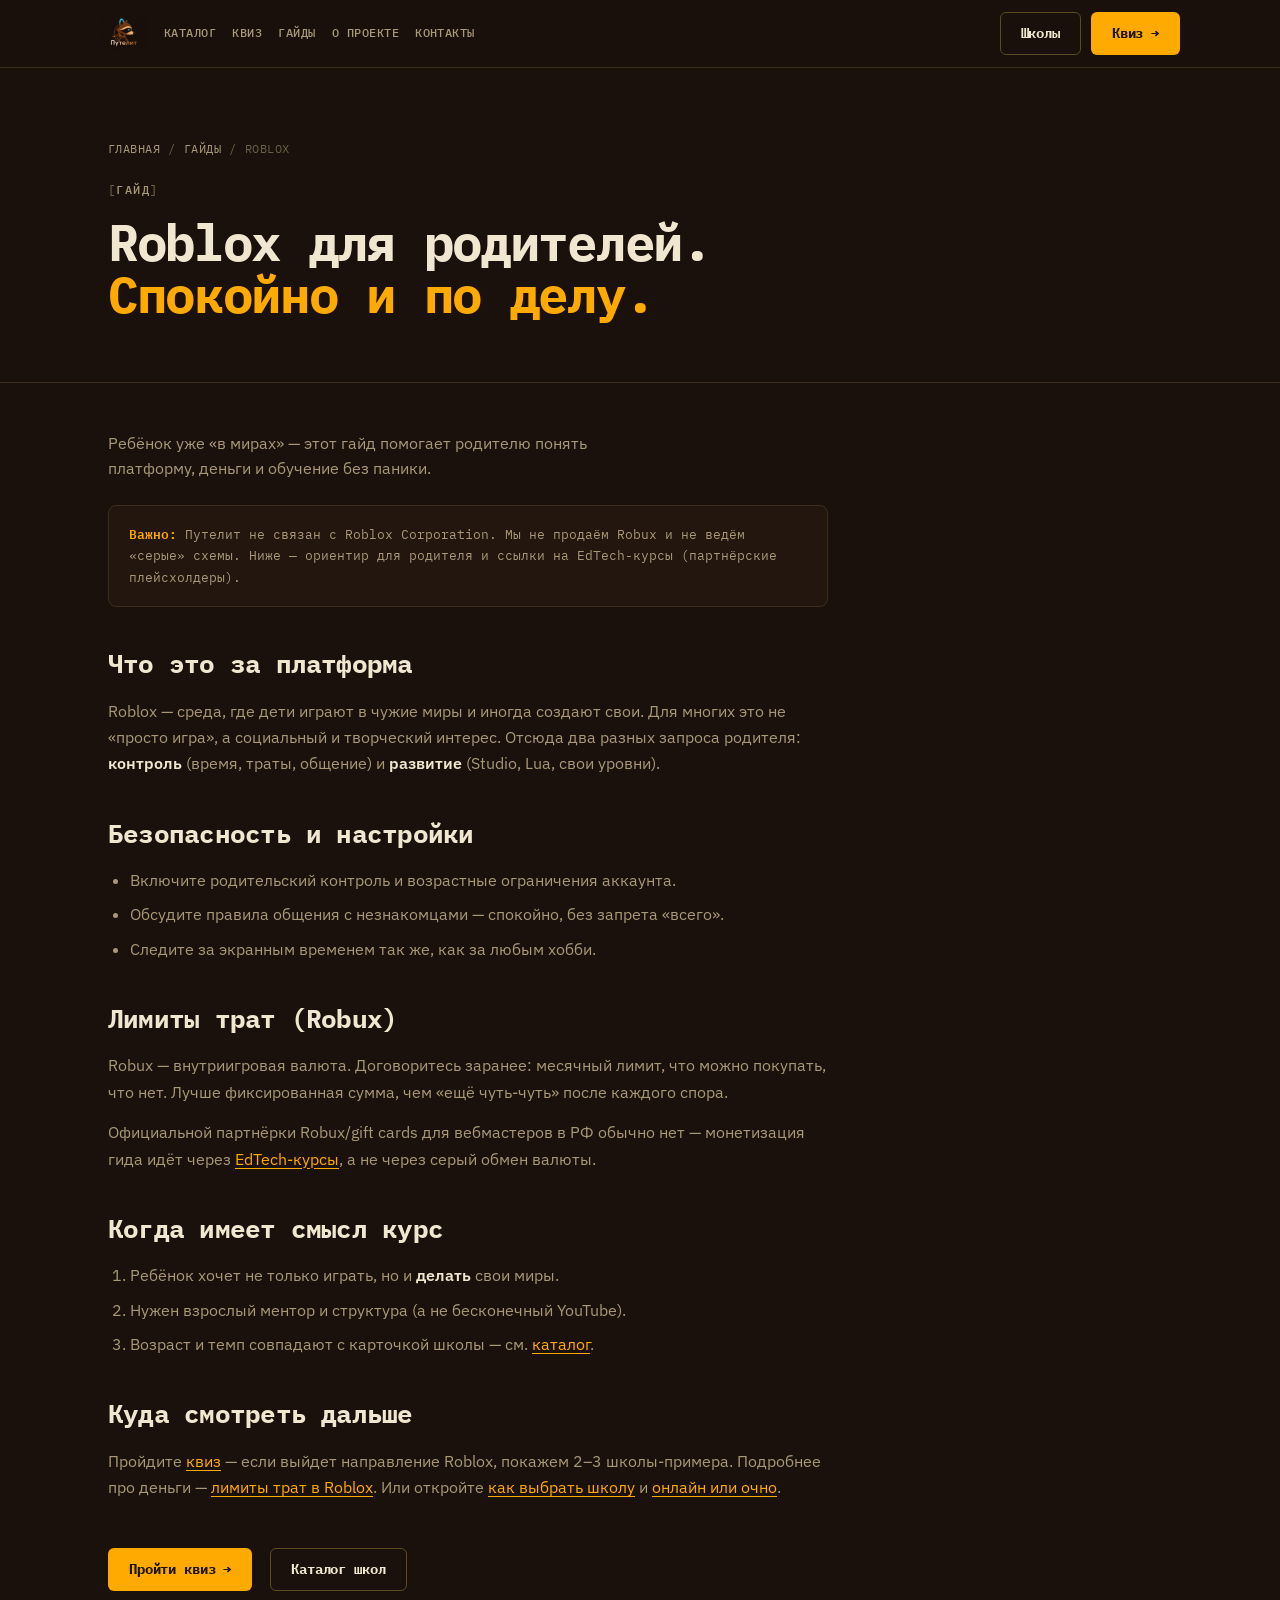
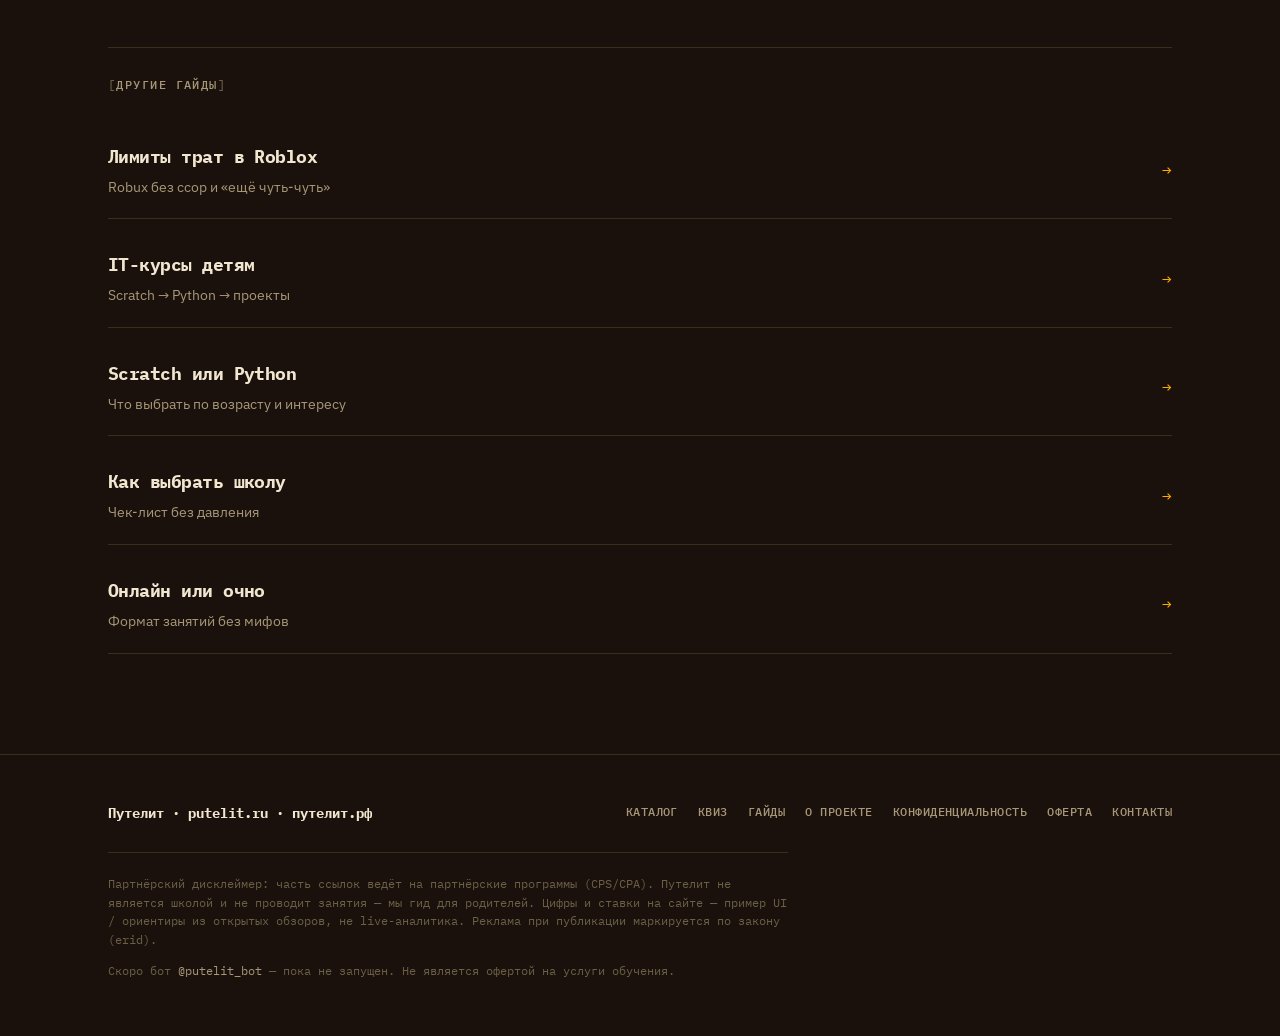
<file: guides/roblox-dlya-roditeley.html>
<!DOCTYPE html>
<html lang="ru">
<head>
<meta charset="UTF-8" />
<meta name="viewport" content="width=device-width, initial-scale=1" />
<title>Roblox для родителей — гайд Путелит</title>
<meta name="description" content="Что такое Roblox для родителя: безопасность, лимиты трат, Roblox Studio и когда имеет смысл курс." />
<meta name="theme-color" content="#1A110C" />
<meta property="og:title" content="Roblox для родителей — гайд Путелит" />
<meta property="og:description" content="Что такое Roblox для родителя: безопасность, лимиты трат, Roblox Studio и когда имеет смысл курс." />
<meta property="og:type" content="article" />
<meta property="og:locale" content="ru_RU" />
<link rel="icon" href="../assets/chrysolite-og.png" type="image/png" />
<link rel="preconnect" href="https://fonts.googleapis.com" />
<link rel="preconnect" href="https://fonts.gstatic.com" crossorigin />
<link href="https://fonts.googleapis.com/css2?family=IBM+Plex+Mono:wght@400;500;700&family=IBM+Plex+Sans:wght@400;500;600;700&family=Unbounded:wght@500;600;700&display=swap" rel="stylesheet" />
<link rel="stylesheet" href="../css/main.css" />
</head>
<body>
<a class="skip-link" href="#main">К содержанию</a>
<header class="nav">
  <div class="nav-inner">
            <a class="wordmark" href="../index.html" aria-label="Путелит">
      <img class="logo-wordmark logo-wordmark--d" src="../assets/brand/logo-header.jpg" alt="Путелит" height="48" />
    </a>
    <button class="nav-toggle" type="button" aria-label="Меню" aria-expanded="false" hidden><span></span></button>
    <nav class="nav-links" aria-label="Основное меню">
      <a href="../catalog.html">Каталог</a>
      <a href="../quiz.html">Квиз</a>
      <a href="../guides/roblox-dlya-roditeley.html" aria-current="page">Гайды</a>
      <a href="../about.html">О проекте</a>
      <a href="../contacts.html">Контакты</a>
    </nav>
    <div class="nav-actions">
      <a class="btn btn-ghost" href="../catalog.html">Школы</a>
      <a class="btn btn-primary" href="../quiz.html">Квиз →</a>
    </div>
  </div>
</header>

<main id="main">
  <section class="page-hero">
    <div class="wrap">
      <p class="breadcrumb"><a href="../index.html">Главная</a><span>/</span><a href="kak-vybrat-shkolu.html">Гайды</a><span>/</span>Roblox</p>
      <span class="label">гайд</span>
      <h1 class="h2">Roblox для родителей.<em> Спокойно и по делу.</em></h1>
    </div>
  </section>
  <section class="ch ch--s" style="padding-top:48px">
    <div class="wrap">
      <article class="prose">

        <p class="sub" style="margin:0 0 24px">Ребёнок уже «в мирах» — этот гайд помогает родителю понять платформу, деньги и обучение без паники.</p>
        <div class="callout"><strong>Важно:</strong> Путелит не связан с Roblox Corporation. Мы не продаём Robux и не ведём «серые» схемы. Ниже — ориентир для родителя и ссылки на EdTech-курсы (партнёрские плейсхолдеры).</div>
        <h2>Что это за платформа</h2>
        <p>Roblox — среда, где дети играют в чужие миры и иногда создают свои. Для многих это не «просто игра», а социальный и творческий интерес. Отсюда два разных запроса родителя: <strong>контроль</strong> (время, траты, общение) и <strong>развитие</strong> (Studio, Lua, свои уровни).</p>
        <h2>Безопасность и настройки</h2>
        <ul>
          <li>Включите родительский контроль и возрастные ограничения аккаунта.</li>
          <li>Обсудите правила общения с незнакомцами — спокойно, без запрета «всего».</li>
          <li>Следите за экранным временем так же, как за любым хобби.</li>
        </ul>
        <h2>Лимиты трат (Robux)</h2>
        <p>Robux — внутриигровая валюта. Договоритесь заранее: месячный лимит, что можно покупать, что нет. Лучше фиксированная сумма, чем «ещё чуть-чуть» после каждого спора.</p>
        <p>Официальной партнёрки Robux/gift cards для вебмастеров в РФ обычно нет — монетизация гида идёт через <a href="../catalog.html">EdTech-курсы</a>, а не через серый обмен валюты.</p>
        <h2>Когда имеет смысл курс</h2>
        <ol>
          <li>Ребёнок хочет не только играть, но и <strong>делать</strong> свои миры.</li>
          <li>Нужен взрослый ментор и структура (а не бесконечный YouTube).</li>
          <li>Возраст и темп совпадают с карточкой школы — см. <a href="../catalog.html">каталог</a>.</li>
        </ol>
        <h2>Куда смотреть дальше</h2>
        <p>Пройдите <a href="../quiz.html">квиз</a> — если выйдет направление Roblox, покажем 2–3 школы-примера. Подробнее про деньги — <a href="limity-trat-v-roblox.html">лимиты трат в Roblox</a>. Или откройте <a href="kak-vybrat-shkolu.html">как выбрать школу</a> и <a href="onlayn-vs-ochno.html">онлайн или очно</a>.</p>

      </article>
      <div class="hero-ctas" style="margin-top:48px">
        <a class="btn btn-primary" href="../quiz.html">Пройти квиз →</a>
        <a class="btn btn-ghost" href="../catalog.html">Каталог школ</a>
      </div>
      <div class="guide-list" style="margin-top:56px;border-top:1px solid var(--border);padding-top:28px">
        <p class="label">другие гайды</p>
        <a class="guide-item" href="limity-trat-v-roblox.html"><div><div class="guide-item__t">Лимиты трат в Roblox</div><div class="guide-item__d">Robux без ссор и «ещё чуть-чуть»</div></div><span class="guide-item__arr">→</span></a>
        <a class="guide-item" href="it-kursy-detyam.html"><div><div class="guide-item__t">IT-курсы детям</div><div class="guide-item__d">Scratch → Python → проекты</div></div><span class="guide-item__arr">→</span></a>
        <a class="guide-item" href="scratch-ili-python.html"><div><div class="guide-item__t">Scratch или Python</div><div class="guide-item__d">Что выбрать по возрасту и интересу</div></div><span class="guide-item__arr">→</span></a>
        <a class="guide-item" href="kak-vybrat-shkolu.html"><div><div class="guide-item__t">Как выбрать школу</div><div class="guide-item__d">Чек-лист без давления</div></div><span class="guide-item__arr">→</span></a>
        <a class="guide-item" href="onlayn-vs-ochno.html"><div><div class="guide-item__t">Онлайн или очно</div><div class="guide-item__d">Формат занятий без мифов</div></div><span class="guide-item__arr">→</span></a>
      </div>
    </div>
  </section>
</main>
<footer class="footer">
  <div class="wrap">
    <div class="footer-top">
      <div class="footer-brand">Путелит · putelit.ru · путелит.рф</div>
      <div class="footer-links">
        <a href="../catalog.html">Каталог</a>
        <a href="../quiz.html">Квиз</a>
        <a href="../guides/kak-vybrat-shkolu.html">Гайды</a>
        <a href="../about.html">О проекте</a>
        <a href="../privacy.html">Конфиденциальность</a>
        <a href="../offer.html">Оферта</a>
        <a href="../contacts.html">Контакты</a>
      </div>
    </div>
    <p class="footer-disclaimer">Партнёрский дисклеймер: часть ссылок ведёт на партнёрские программы (CPS/CPA). Путелит не является школой и не проводит занятия — мы гид для родителей. Цифры и ставки на сайте — пример UI / ориентиры из открытых обзоров, не live-аналитика. Реклама при публикации маркируется по закону (erid).</p>
    <p class="footer-disclaimer" style="border:0;padding-top:12px;margin-top:0">
      Скоро бот <span style="color:var(--muted)">@putelit_bot</span> — пока не запущен. Не является офертой на услуги обучения.
    </p>
  </div>
</footer>
<!-- Яндекс.Метрика: вставьте код счётчика перед </body> после регистрации.
     Не подключайте Google Analytics / GTM / Google Fonts / Maps (требования РФ). -->
<script src="../js/main.js"></script>

</body>
</html>
</file>
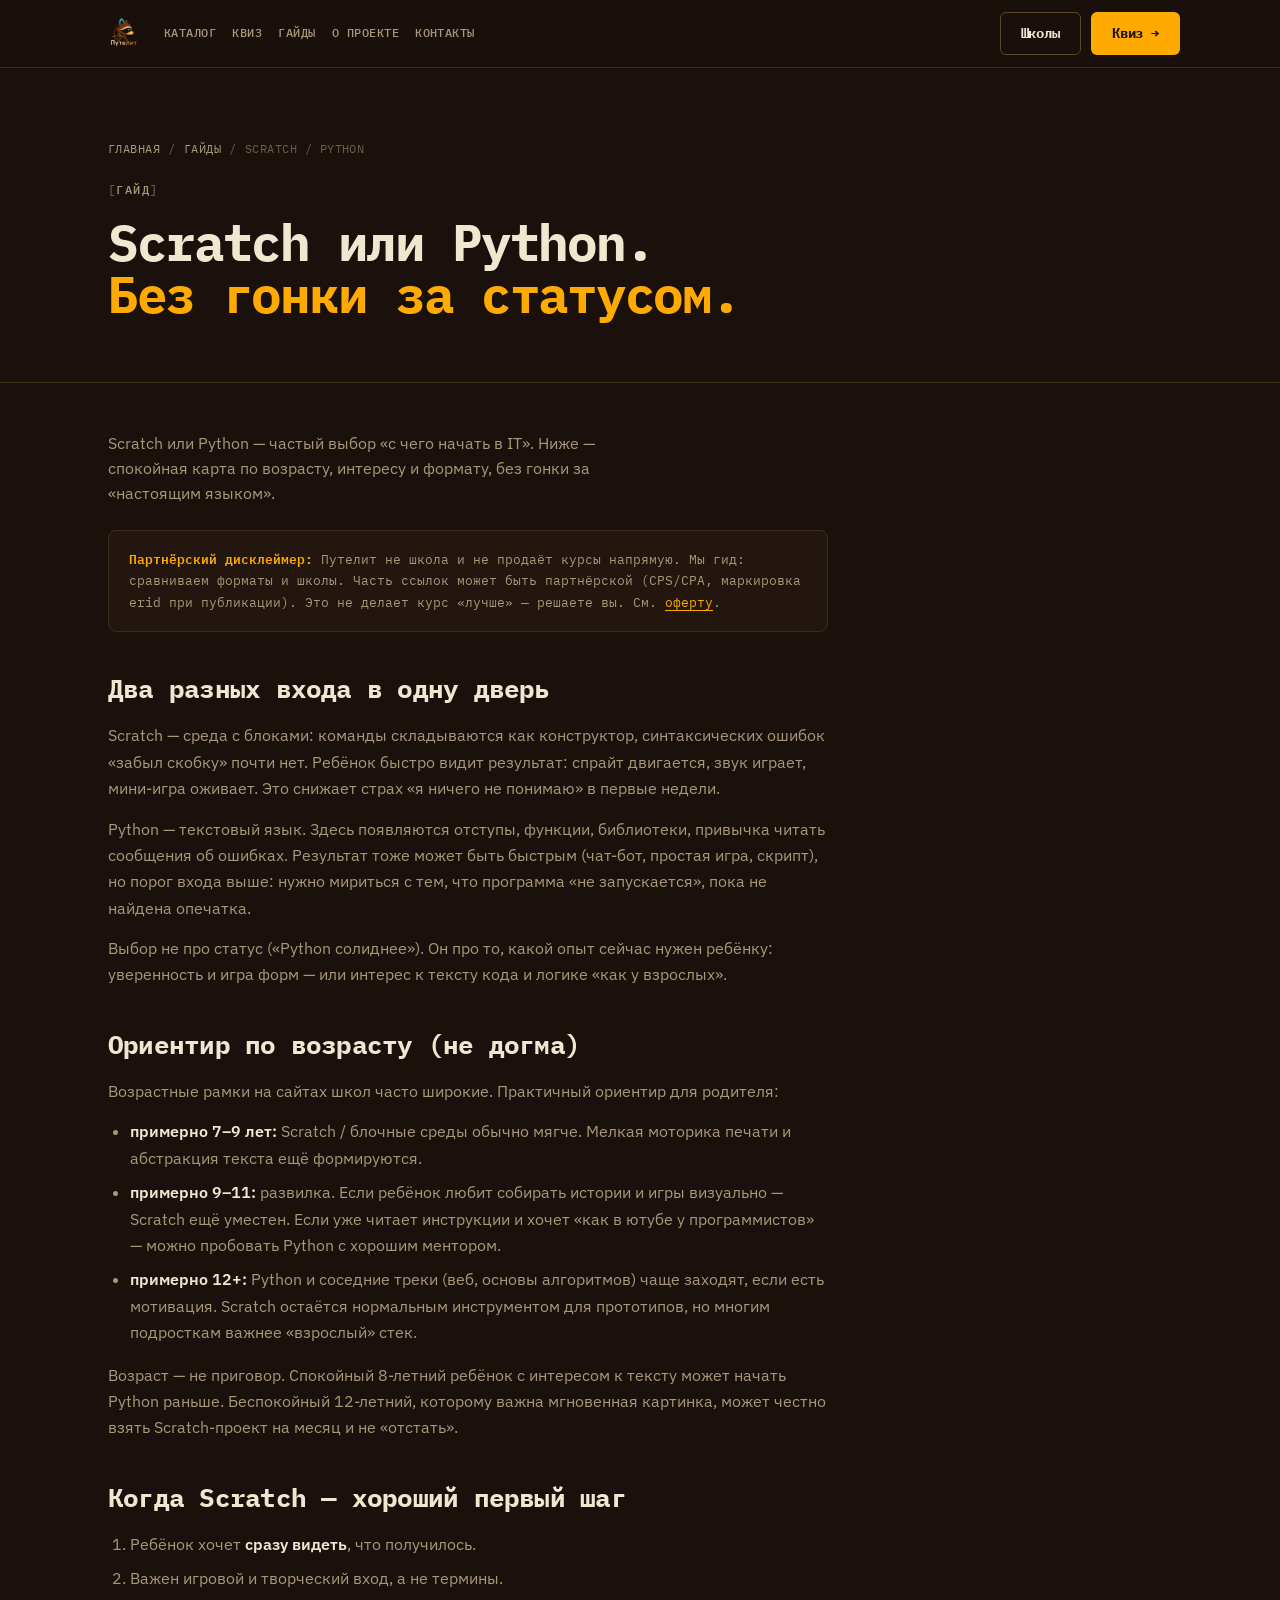
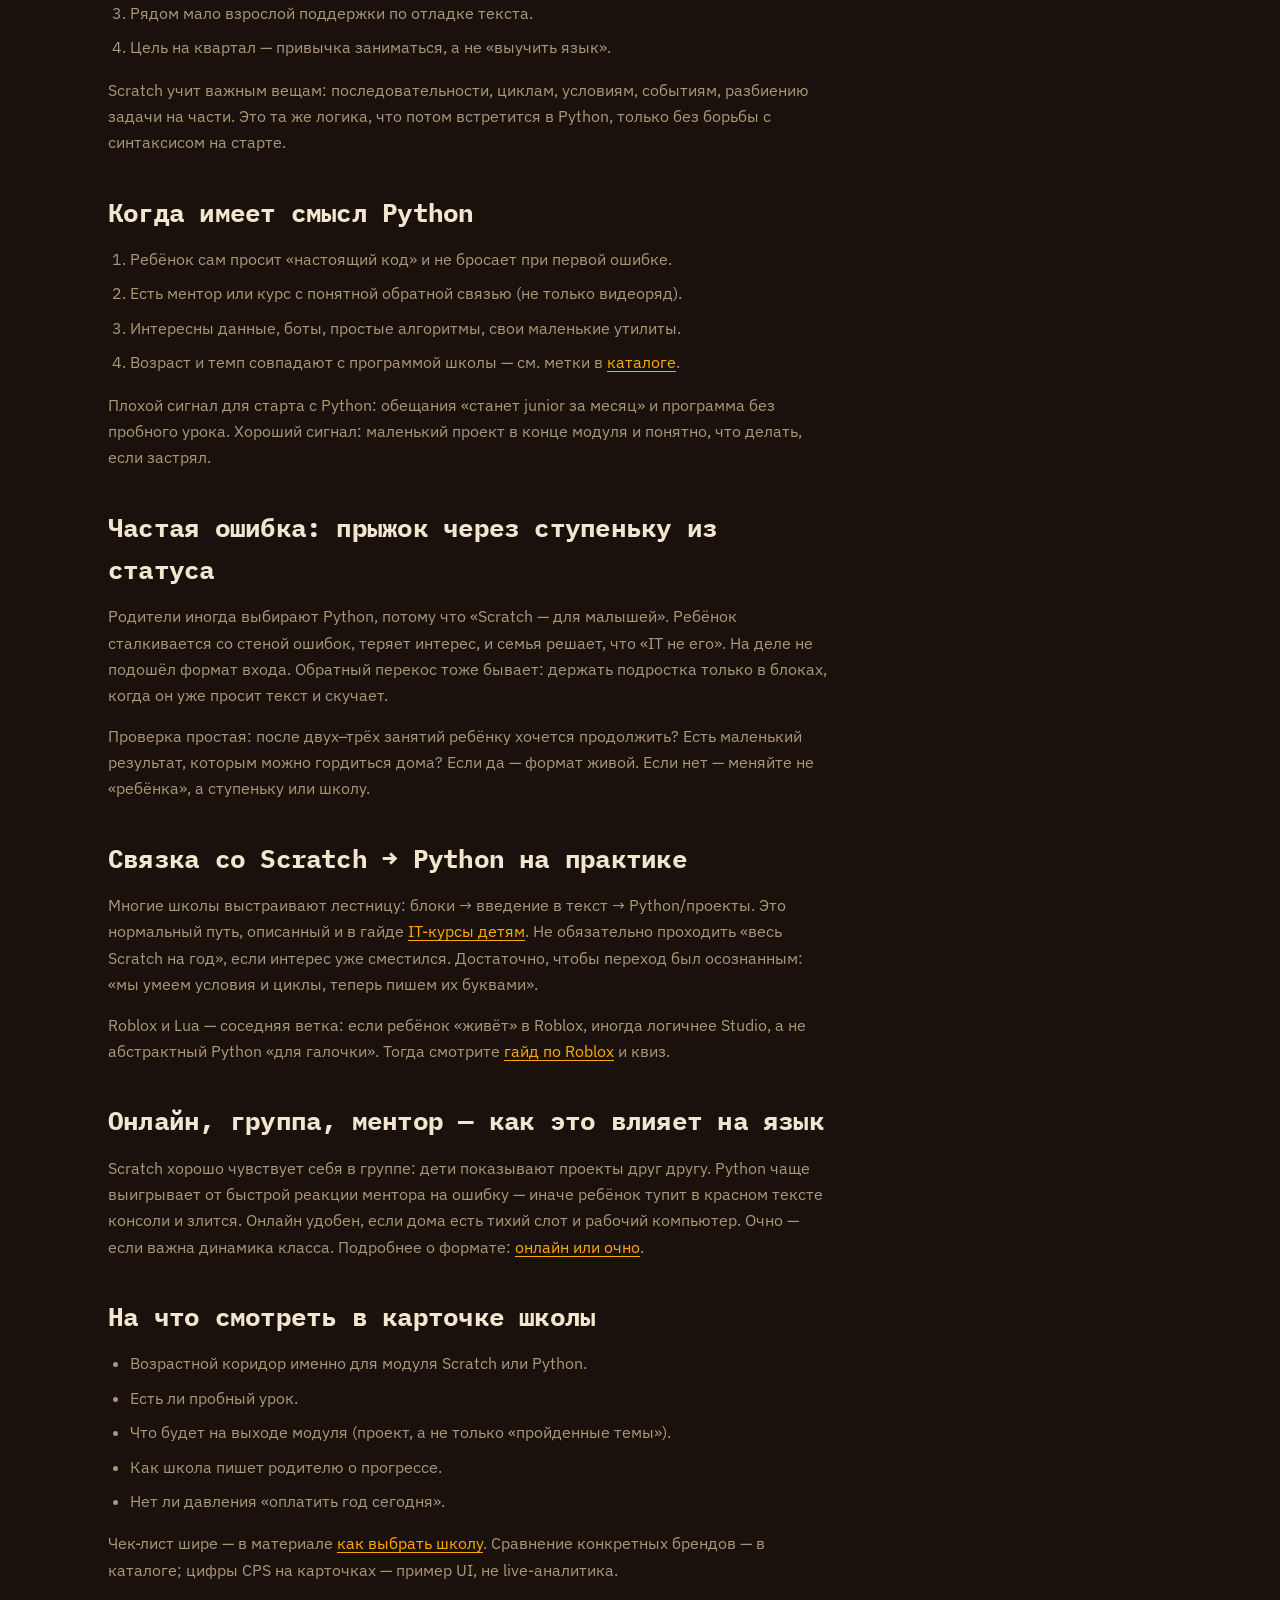
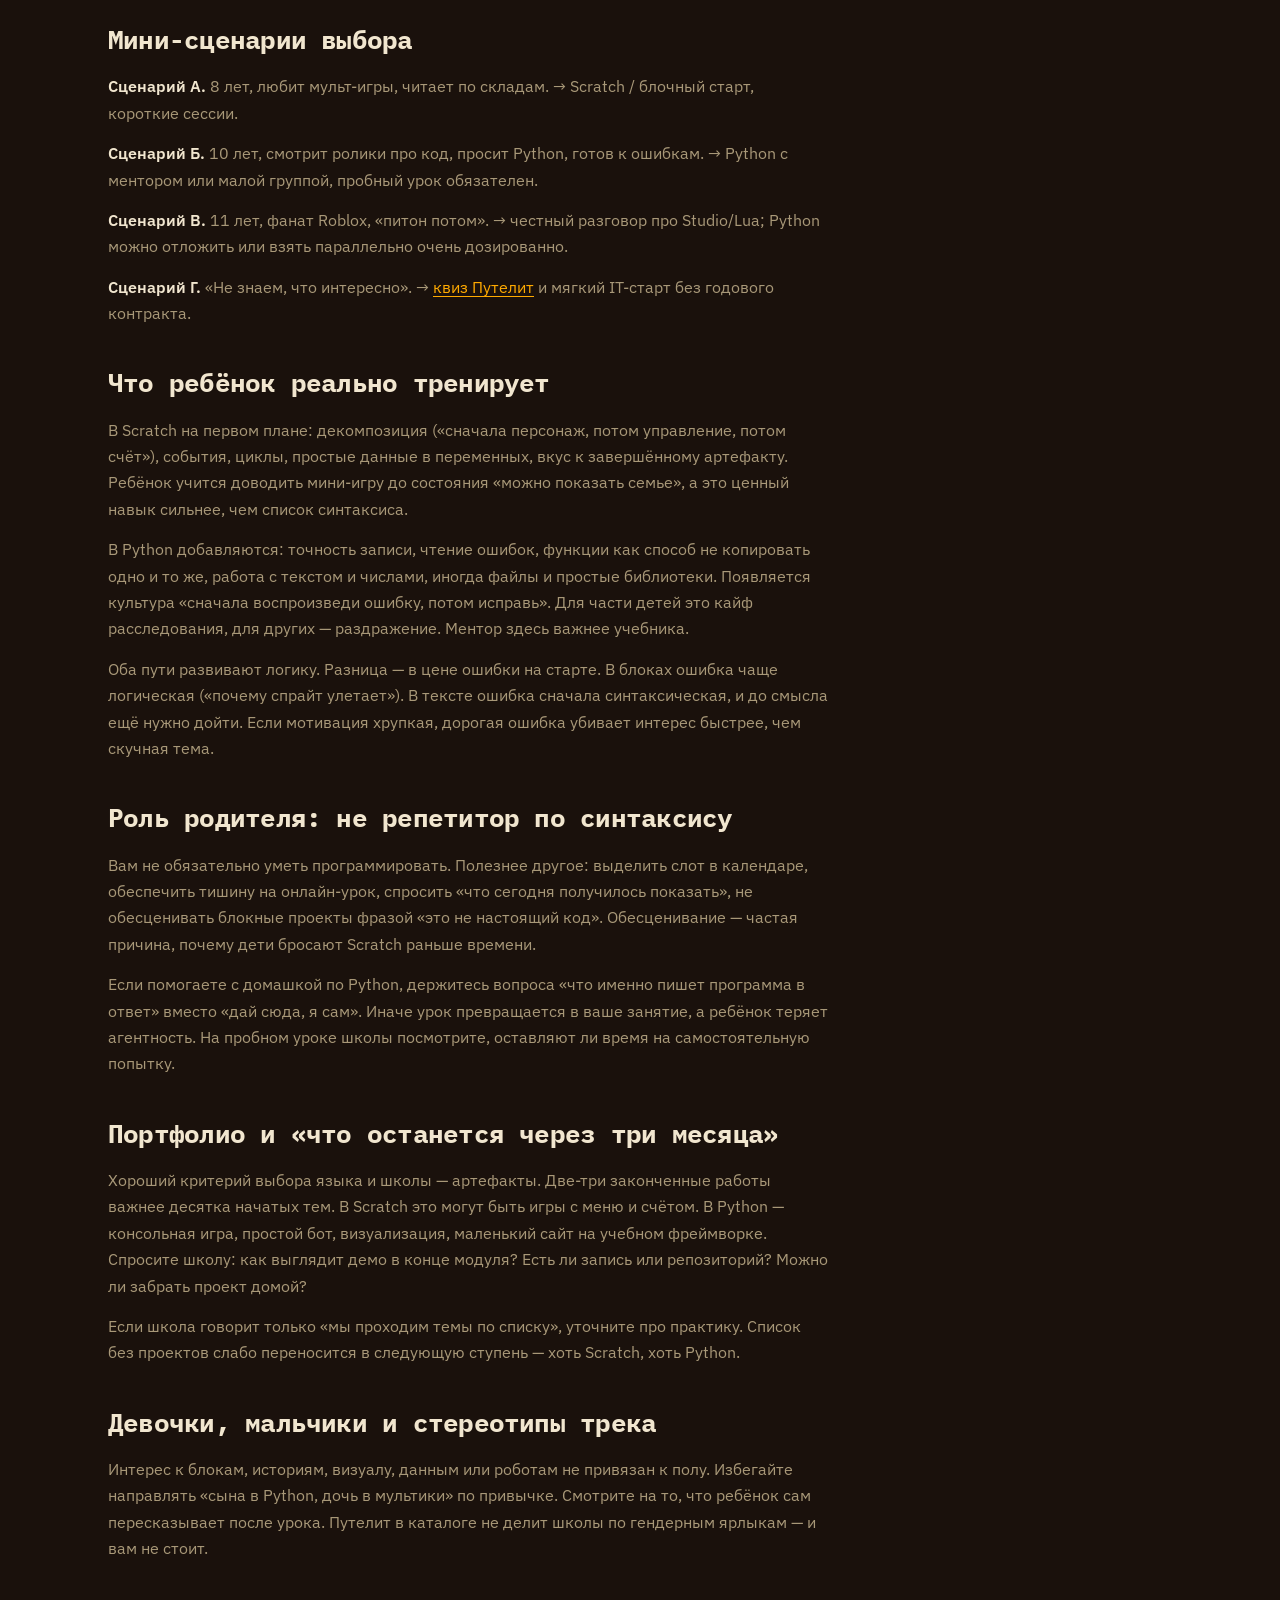
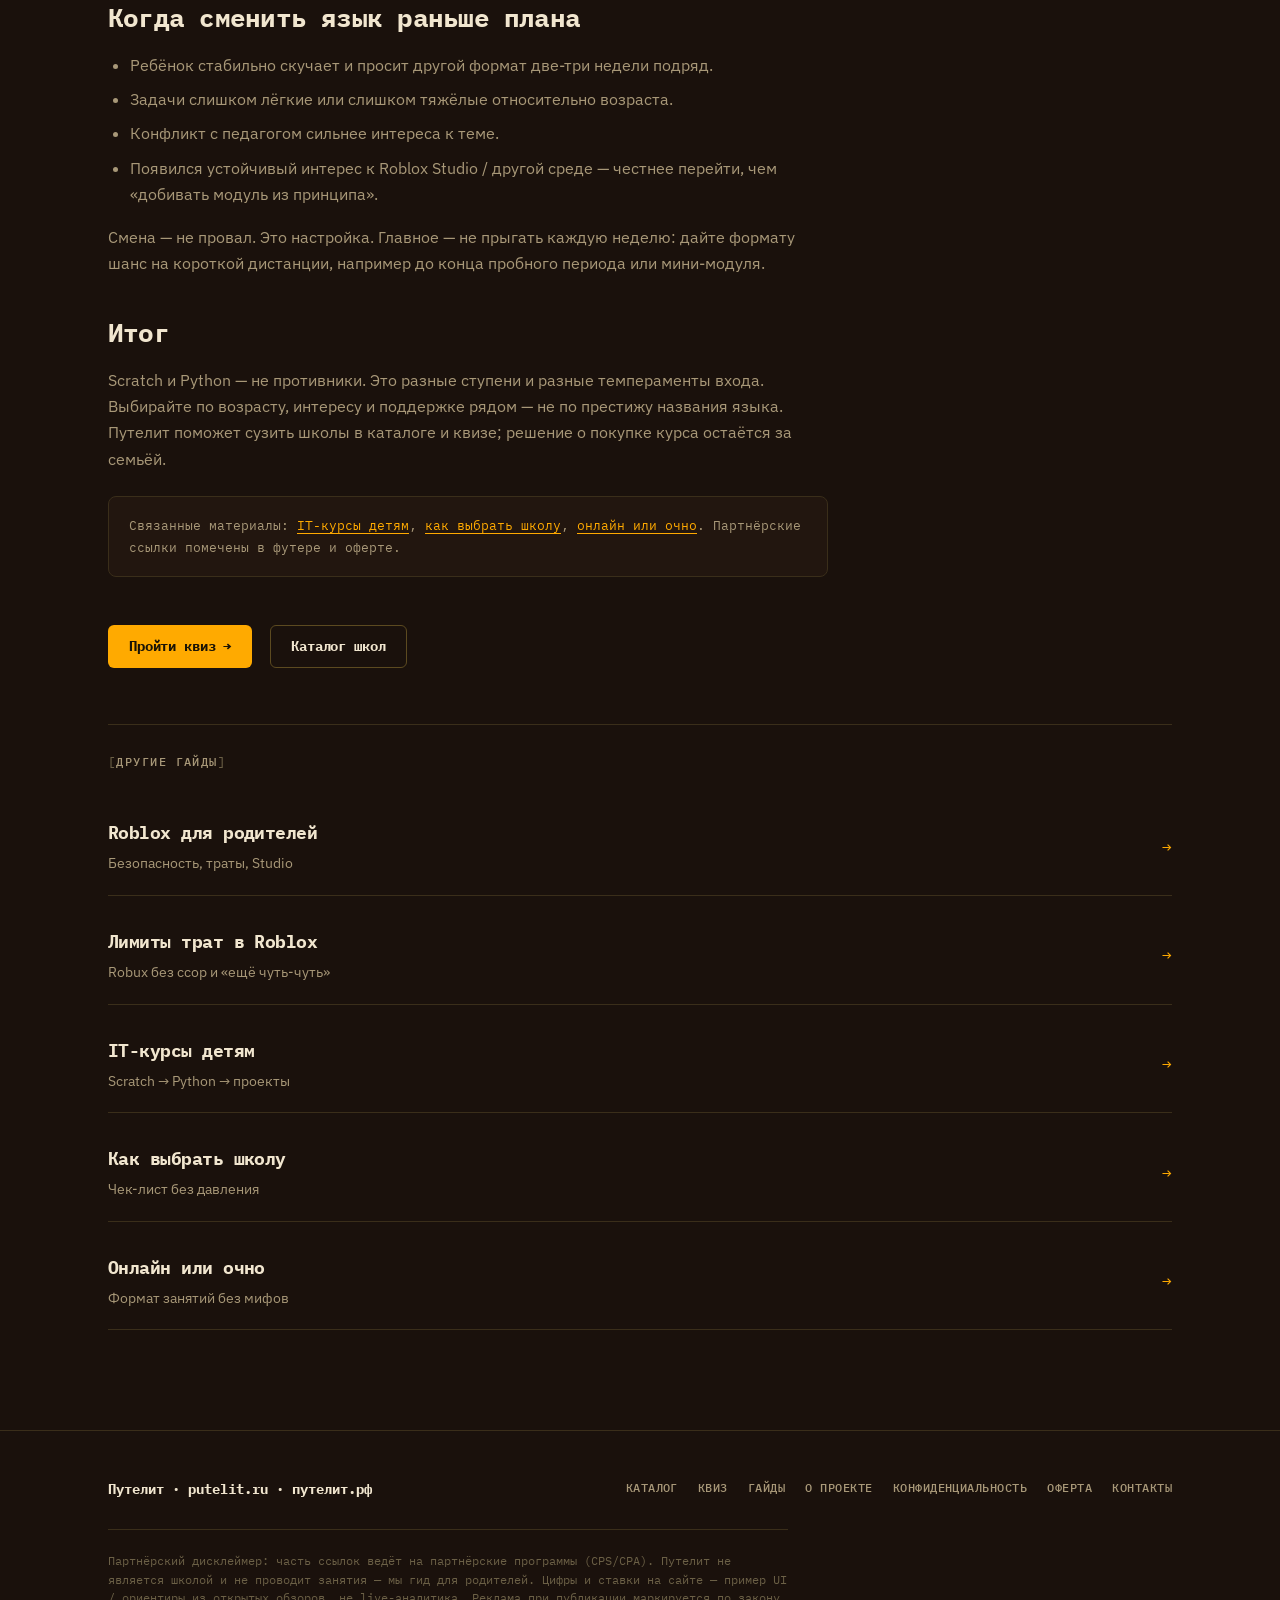
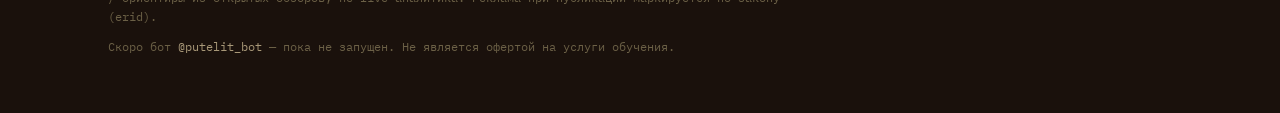
<file: guides/scratch-ili-python.html>
<!DOCTYPE html>
<html lang="ru">
<head>
<meta charset="UTF-8" />
<meta name="viewport" content="width=device-width, initial-scale=1" />
<title>Scratch или Python: что выбрать ребёнку — Путелит</title>
<meta name="description" content="Сравнение Scratch и Python для детей: возраст, интерес, ментор, типичные ошибки выбора. Спокойный гайд Путелит." />
<meta name="theme-color" content="#1A110C" />
<meta property="og:title" content="Scratch или Python: что выбрать ребёнку — Путелит" />
<meta property="og:description" content="Сравнение Scratch и Python для детей: возраст, интерес, ментор, типичные ошибки выбора. Спокойный гайд Путелит." />
<meta property="og:type" content="article" />
<meta property="og:locale" content="ru_RU" />
<link rel="icon" href="../assets/chrysolite-og.png" type="image/png" />
<link rel="preconnect" href="https://fonts.googleapis.com" />
<link rel="preconnect" href="https://fonts.gstatic.com" crossorigin />
<link href="https://fonts.googleapis.com/css2?family=IBM+Plex+Mono:wght@400;500;700&family=IBM+Plex+Sans:wght@400;500;600;700&family=Unbounded:wght@500;600;700&display=swap" rel="stylesheet" />
<link rel="stylesheet" href="../css/main.css" />
</head>
<body>
<a class="skip-link" href="#main">К содержанию</a>
<header class="nav">
  <div class="nav-inner">
            <a class="wordmark" href="../index.html" aria-label="Путелит">
      <img class="logo-wordmark logo-wordmark--d" src="../assets/brand/logo-header.jpg" alt="Путелит" height="48" />
    </a>
    <button class="nav-toggle" type="button" aria-label="Меню" aria-expanded="false" hidden><span></span></button>
    <nav class="nav-links" aria-label="Основное меню">
      <a href="../catalog.html">Каталог</a>
      <a href="../quiz.html">Квиз</a>
      <a href="../guides/roblox-dlya-roditeley.html" aria-current="page">Гайды</a>
      <a href="../about.html">О проекте</a>
      <a href="../contacts.html">Контакты</a>
    </nav>
    <div class="nav-actions">
      <a class="btn btn-ghost" href="../catalog.html">Школы</a>
      <a class="btn btn-primary" href="../quiz.html">Квиз →</a>
    </div>
  </div>
</header>

<main id="main">
  <section class="page-hero">
    <div class="wrap">
      <p class="breadcrumb"><a href="../index.html">Главная</a><span>/</span><a href="kak-vybrat-shkolu.html">Гайды</a><span>/</span>Scratch / Python</p>
      <span class="label">гайд</span>
      <h1 class="h2">Scratch или Python.<em> Без гонки за статусом.</em></h1>
    </div>
  </section>
  <section class="ch ch--s" style="padding-top:48px">
    <div class="wrap">
      <article class="prose">
        <p class="sub" style="margin:0 0 24px">Scratch или Python — частый выбор «с чего начать в IT». Ниже — спокойная карта по возрасту, интересу и формату, без гонки за «настоящим языком».</p>
        <div class="callout"><strong>Партнёрский дисклеймер:</strong> Путелит не школа и не продаёт курсы напрямую. Мы гид: сравниваем форматы и школы. Часть ссылок может быть партнёрской (CPS/CPA, маркировка erid при публикации). Это не делает курс «лучше» — решаете вы. См. <a href="../offer.html">оферту</a>.</div>

        <h2>Два разных входа в одну дверь</h2>
        <p>Scratch — среда с блоками: команды складываются как конструктор, синтаксических ошибок «забыл скобку» почти нет. Ребёнок быстро видит результат: спрайт двигается, звук играет, мини-игра оживает. Это снижает страх «я ничего не понимаю» в первые недели.</p>
        <p>Python — текстовый язык. Здесь появляются отступы, функции, библиотеки, привычка читать сообщения об ошибках. Результат тоже может быть быстрым (чат-бот, простая игра, скрипт), но порог входа выше: нужно мириться с тем, что программа «не запускается», пока не найдена опечатка.</p>
        <p>Выбор не про статус («Python солиднее»). Он про то, какой опыт сейчас нужен ребёнку: уверенность и игра форм — или интерес к тексту кода и логике «как у взрослых».</p>

        <h2>Ориентир по возрасту (не догма)</h2>
        <p>Возрастные рамки на сайтах школ часто широкие. Практичный ориентир для родителя:</p>
        <ul>
          <li><strong>примерно 7–9 лет:</strong> Scratch / блочные среды обычно мягче. Мелкая моторика печати и абстракция текста ещё формируются.</li>
          <li><strong>примерно 9–11:</strong> развилка. Если ребёнок любит собирать истории и игры визуально — Scratch ещё уместен. Если уже читает инструкции и хочет «как в ютубе у программистов» — можно пробовать Python с хорошим ментором.</li>
          <li><strong>примерно 12+:</strong> Python и соседние треки (веб, основы алгоритмов) чаще заходят, если есть мотивация. Scratch остаётся нормальным инструментом для прототипов, но многим подросткам важнее «взрослый» стек.</li>
        </ul>
        <p>Возраст — не приговор. Спокойный 8-летний ребёнок с интересом к тексту может начать Python раньше. Беспокойный 12-летний, которому важна мгновенная картинка, может честно взять Scratch-проект на месяц и не «отстать».</p>

        <h2>Когда Scratch — хороший первый шаг</h2>
        <ol>
          <li>Ребёнок хочет <strong>сразу видеть</strong>, что получилось.</li>
          <li>Важен игровой и творческий вход, а не термины.</li>
          <li>Рядом мало взрослой поддержки по отладке текста.</li>
          <li>Цель на квартал — привычка заниматься, а не «выучить язык».</li>
        </ol>
        <p>Scratch учит важным вещам: последовательности, циклам, условиям, событиям, разбиению задачи на части. Это та же логика, что потом встретится в Python, только без борьбы с синтаксисом на старте.</p>

        <h2>Когда имеет смысл Python</h2>
        <ol>
          <li>Ребёнок сам просит «настоящий код» и не бросает при первой ошибке.</li>
          <li>Есть ментор или курс с понятной обратной связью (не только видеоряд).</li>
          <li>Интересны данные, боты, простые алгоритмы, свои маленькие утилиты.</li>
          <li>Возраст и темп совпадают с программой школы — см. метки в <a href="../catalog.html">каталоге</a>.</li>
        </ol>
        <p>Плохой сигнал для старта с Python: обещания «станет junior за месяц» и программа без пробного урока. Хороший сигнал: маленький проект в конце модуля и понятно, что делать, если застрял.</p>

        <h2>Частая ошибка: прыжок через ступеньку из статуса</h2>
        <p>Родители иногда выбирают Python, потому что «Scratch — для малышей». Ребёнок сталкивается со стеной ошибок, теряет интерес, и семья решает, что «IT не его». На деле не подошёл формат входа. Обратный перекос тоже бывает: держать подростка только в блоках, когда он уже просит текст и скучает.</p>
        <p>Проверка простая: после двух–трёх занятий ребёнку хочется продолжить? Есть маленький результат, которым можно гордиться дома? Если да — формат живой. Если нет — меняйте не «ребёнка», а ступеньку или школу.</p>

        <h2>Связка со Scratch → Python на практике</h2>
        <p>Многие школы выстраивают лестницу: блоки → введение в текст → Python/проекты. Это нормальный путь, описанный и в гайде <a href="it-kursy-detyam.html">IT-курсы детям</a>. Не обязательно проходить «весь Scratch на год», если интерес уже сместился. Достаточно, чтобы переход был осознанным: «мы умеем условия и циклы, теперь пишем их буквами».</p>
        <p>Roblox и Lua — соседняя ветка: если ребёнок «живёт» в Roblox, иногда логичнее Studio, а не абстрактный Python «для галочки». Тогда смотрите <a href="roblox-dlya-roditeley.html">гайд по Roblox</a> и квиз.</p>

        <h2>Онлайн, группа, ментор — как это влияет на язык</h2>
        <p>Scratch хорошо чувствует себя в группе: дети показывают проекты друг другу. Python чаще выигрывает от быстрой реакции ментора на ошибку — иначе ребёнок тупит в красном тексте консоли и злится. Онлайн удобен, если дома есть тихий слот и рабочий компьютер. Очно — если важна динамика класса. Подробнее о формате: <a href="onlayn-vs-ochno.html">онлайн или очно</a>.</p>

        <h2>На что смотреть в карточке школы</h2>
        <ul>
          <li>Возрастной коридор именно для модуля Scratch или Python.</li>
          <li>Есть ли пробный урок.</li>
          <li>Что будет на выходе модуля (проект, а не только «пройденные темы»).</li>
          <li>Как школа пишет родителю о прогрессе.</li>
          <li>Нет ли давления «оплатить год сегодня».</li>
        </ul>
        <p>Чек-лист шире — в материале <a href="kak-vybrat-shkolu.html">как выбрать школу</a>. Сравнение конкретных брендов — в каталоге; цифры CPS на карточках — пример UI, не live-аналитика.</p>

        <h2>Мини-сценарии выбора</h2>
        <p><strong>Сценарий А.</strong> 8 лет, любит мульт-игры, читает по складам. → Scratch / блочный старт, короткие сессии.</p>
        <p><strong>Сценарий Б.</strong> 10 лет, смотрит ролики про код, просит Python, готов к ошибкам. → Python с ментором или малой группой, пробный урок обязателен.</p>
        <p><strong>Сценарий В.</strong> 11 лет, фанат Roblox, «питон потом». → честный разговор про Studio/Lua; Python можно отложить или взять параллельно очень дозированно.</p>
        <p><strong>Сценарий Г.</strong> «Не знаем, что интересно». → <a href="../quiz.html">квиз Путелит</a> и мягкий IT-старт без годового контракта.</p>

        <h2>Что ребёнок реально тренирует</h2>
        <p>В Scratch на первом плане: декомпозиция («сначала персонаж, потом управление, потом счёт»), события, циклы, простые данные в переменных, вкус к завершённому артефакту. Ребёнок учится доводить мини-игру до состояния «можно показать семье», а это ценный навык сильнее, чем список синтаксиса.</p>
        <p>В Python добавляются: точность записи, чтение ошибок, функции как способ не копировать одно и то же, работа с текстом и числами, иногда файлы и простые библиотеки. Появляется культура «сначала воспроизведи ошибку, потом исправь». Для части детей это кайф расследования, для других — раздражение. Ментор здесь важнее учебника.</p>
        <p>Оба пути развивают логику. Разница — в цене ошибки на старте. В блоках ошибка чаще логическая («почему спрайт улетает»). В тексте ошибка сначала синтаксическая, и до смысла ещё нужно дойти. Если мотивация хрупкая, дорогая ошибка убивает интерес быстрее, чем скучная тема.</p>

        <h2>Роль родителя: не репетитор по синтаксису</h2>
        <p>Вам не обязательно уметь программировать. Полезнее другое: выделить слот в календаре, обеспечить тишину на онлайн-урок, спросить «что сегодня получилось показать», не обесценивать блокные проекты фразой «это не настоящий код». Обесценивание — частая причина, почему дети бросают Scratch раньше времени.</p>
        <p>Если помогаете с домашкой по Python, держитесь вопроса «что именно пишет программа в ответ» вместо «дай сюда, я сам». Иначе урок превращается в ваше занятие, а ребёнок теряет агентность. На пробном уроке школы посмотрите, оставляют ли время на самостоятельную попытку.</p>

        <h2>Портфолио и «что останется через три месяца»</h2>
        <p>Хороший критерий выбора языка и школы — артефакты. Две-три законченные работы важнее десятка начатых тем. В Scratch это могут быть игры с меню и счётом. В Python — консольная игра, простой бот, визуализация, маленький сайт на учебном фреймворке. Спросите школу: как выглядит демо в конце модуля? Есть ли запись или репозиторий? Можно ли забрать проект домой?</p>
        <p>Если школа говорит только «мы проходим темы по списку», уточните про практику. Список без проектов слабо переносится в следующую ступень — хоть Scratch, хоть Python.</p>

        <h2>Девочки, мальчики и стереотипы трека</h2>
        <p>Интерес к блокам, историям, визуалу, данным или роботам не привязан к полу. Избегайте направлять «сына в Python, дочь в мультики» по привычке. Смотрите на то, что ребёнок сам пересказывает после урока. Путелит в каталоге не делит школы по гендерным ярлыкам — и вам не стоит.</p>

        <h2>Когда сменить язык раньше плана</h2>
        <ul>
          <li>Ребёнок стабильно скучает и просит другой формат две-три недели подряд.</li>
          <li>Задачи слишком лёгкие или слишком тяжёлые относительно возраста.</li>
          <li>Конфликт с педагогом сильнее интереса к теме.</li>
          <li>Появился устойчивый интерес к Roblox Studio / другой среде — честнее перейти, чем «добивать модуль из принципа».</li>
        </ul>
        <p>Смена — не провал. Это настройка. Главное — не прыгать каждую неделю: дайте формату шанс на короткой дистанции, например до конца пробного периода или мини-модуля.</p>

        <h2>Итог</h2>
        <p>Scratch и Python — не противники. Это разные ступени и разные темпераменты входа. Выбирайте по возрасту, интересу и поддержке рядом — не по престижу названия языка. Путелит поможет сузить школы в каталоге и квизе; решение о покупке курса остаётся за семьёй.</p>
        <div class="callout">Связанные материалы: <a href="it-kursy-detyam.html">IT-курсы детям</a>, <a href="kak-vybrat-shkolu.html">как выбрать школу</a>, <a href="onlayn-vs-ochno.html">онлайн или очно</a>. Партнёрские ссылки помечены в футере и оферте.</div>
      </article>
      <div class="hero-ctas" style="margin-top:48px">
        <a class="btn btn-primary" href="../quiz.html">Пройти квиз →</a>
        <a class="btn btn-ghost" href="../catalog.html">Каталог школ</a>
      </div>
      <div class="guide-list" style="margin-top:56px;border-top:1px solid var(--border);padding-top:28px">
        <p class="label">другие гайды</p>
        <a class="guide-item" href="roblox-dlya-roditeley.html"><div><div class="guide-item__t">Roblox для родителей</div><div class="guide-item__d">Безопасность, траты, Studio</div></div><span class="guide-item__arr">→</span></a>
        <a class="guide-item" href="limity-trat-v-roblox.html"><div><div class="guide-item__t">Лимиты трат в Roblox</div><div class="guide-item__d">Robux без ссор и «ещё чуть-чуть»</div></div><span class="guide-item__arr">→</span></a>
        <a class="guide-item" href="it-kursy-detyam.html"><div><div class="guide-item__t">IT-курсы детям</div><div class="guide-item__d">Scratch → Python → проекты</div></div><span class="guide-item__arr">→</span></a>
        <a class="guide-item" href="kak-vybrat-shkolu.html"><div><div class="guide-item__t">Как выбрать школу</div><div class="guide-item__d">Чек-лист без давления</div></div><span class="guide-item__arr">→</span></a>
        <a class="guide-item" href="onlayn-vs-ochno.html"><div><div class="guide-item__t">Онлайн или очно</div><div class="guide-item__d">Формат занятий без мифов</div></div><span class="guide-item__arr">→</span></a>
      </div>
    </div>
  </section>
</main>
<footer class="footer">
  <div class="wrap">
    <div class="footer-top">
      <div class="footer-brand">Путелит · putelit.ru · путелит.рф</div>
      <div class="footer-links">
        <a href="../catalog.html">Каталог</a>
        <a href="../quiz.html">Квиз</a>
        <a href="../guides/kak-vybrat-shkolu.html">Гайды</a>
        <a href="../about.html">О проекте</a>
        <a href="../privacy.html">Конфиденциальность</a>
        <a href="../offer.html">Оферта</a>
        <a href="../contacts.html">Контакты</a>
      </div>
    </div>
    <p class="footer-disclaimer">Партнёрский дисклеймер: часть ссылок ведёт на партнёрские программы (CPS/CPA). Путелит не является школой и не проводит занятия — мы гид для родителей. Цифры и ставки на сайте — пример UI / ориентиры из открытых обзоров, не live-аналитика. Реклама при публикации маркируется по закону (erid).</p>
    <p class="footer-disclaimer" style="border:0;padding-top:12px;margin-top:0">
      Скоро бот <span style="color:var(--muted)">@putelit_bot</span> — пока не запущен. Не является офертой на услуги обучения.
    </p>
  </div>
</footer>
<!-- Яндекс.Метрика: вставьте код счётчика перед </body> после регистрации.
     Не подключайте Google Analytics / GTM / Google Fonts / Maps (требования РФ). -->
<script src="../js/main.js"></script>

</body>
</html>
</file>
<file: css/main.css>
:root {
    --bg: #1A110C;
    --surface: #22160F;
    --surface-2: #2A1B12;
    --border: #3A2E1A;
    --border-strong: #5C4A20;
    --text: #F1E6CF;
    --muted: #A89878;
    --muted-2: #6B6046;
    --accent: #FFAA00;
    --accent-hover: #FFD24D;
    --accent-press: #E09A00;
    --accent-soft: rgba(255,170,0,.12);
    --on-accent: #1A1406;
    --font: "IBM Plex Sans", ui-sans-serif, system-ui, sans-serif;
    --font-mono: "IBM Plex Mono", "JetBrains Mono", ui-monospace, monospace;
    --font-brand: "Unbounded", "Manrope", var(--font);
    --max: 1120px;
    --radius: 6px;
  }

  *, *::before, *::after { box-sizing: border-box; margin: 0; padding: 0; }
  html { scroll-behavior: smooth; }
  body {
    font-family: var(--font);
    background: var(--bg);
    color: var(--text);
    line-height: 1.55;
    -webkit-font-smoothing: antialiased;
    font-size: 16px;
  }
  a { color: var(--accent); text-decoration: none; }
  a:hover { color: var(--accent-hover); }
  ul, ol { list-style: none; }
  button { font: inherit; cursor: pointer; border: none; background: none; color: inherit; }
  em { font-style: normal; color: var(--accent); }

  .wrap {
    max-width: var(--max);
    margin: 0 auto;
    padding: 0 28px;
  }

  /* ——— Nav ——— */
  .nav {
    position: sticky;
    top: 0;
    z-index: 40;
    background: rgba(26,17,12,.92);
    backdrop-filter: blur(12px);
    border-bottom: 1px solid var(--border);
  }
  .nav-inner {
    max-width: var(--max);
    margin: 0 auto;
    padding: 12px 20px;
    display: flex;
    align-items: center;
    gap: 16px;
    flex-wrap: nowrap;
  }
  .wordmark {
    display: inline-flex;
    align-items: center;
    gap: 0;
    color: var(--text);
    text-decoration: none;
    flex-shrink: 0;
    line-height: 1;
  }
  .wordmark:hover { color: var(--text); }
  .logo-wordmark--d {
    height: 48px;
    width: auto;
    max-width: min(220px, 48vw);
    object-fit: contain;
    display: block;
  }
  .wordmark-name {
    font-family: var(--font-brand);
    font-weight: 600;
    font-size: 15px;
    letter-spacing: -0.03em;
    line-height: 1;
    white-space: nowrap;
  }
  .wordmark-name::first-letter {
    color: var(--accent);
  }
  .wordmark .logo-mark {
    width: 40px;
    height: 40px;
  }

  .logo-mark {
    width: 40px;
    height: 40px;
    border-radius: 10px;
    object-fit: cover;
    flex-shrink: 0;
    display: block;
  }
  .logo-wordmark {
    height: 36px;
    width: auto;
    max-width: min(200px, 42vw);
    object-fit: contain;
    display: block;
  }
  .wordmark-mark {
    width: 28px;
    height: 28px;
    border-radius: 6px;
    border: 1.5px solid var(--accent);
    color: var(--accent);
    display: grid;
    place-items: center;
    font-size: 13px;
    font-weight: 700;
    font-family: var(--font-mono);
  }
  .nav-links {
    display: flex;
    flex-direction: row;
    flex-wrap: nowrap;
    align-items: center;
    gap: 16px;
    flex: 1;
    min-width: 0;
  }
  .nav-links a {
    font-family: var(--font-mono);
    font-size: 12px;
    font-weight: 500;
    letter-spacing: .04em;
    text-transform: uppercase;
    color: var(--muted);
    text-decoration: none;
    white-space: nowrap;
  }
  .nav-links a:hover { color: var(--text); }
  .nav-actions { display: flex; align-items: center; gap: 10px; }

  /* ——— Buttons ——— */
  .btn {
    display: inline-flex;
    align-items: center;
    justify-content: center;
    gap: 8px;
    padding: 12px 20px;
    border-radius: var(--radius);
    font-family: var(--font-mono);
    font-size: 14px;
    font-weight: 700;
    line-height: 1.2;
    letter-spacing: -0.01em;
    transition: background .15s, color .15s, border-color .15s;
    text-decoration: none;
    border: 1px solid transparent;
    white-space: nowrap;
  }
  .btn:hover { text-decoration: none; }
  .btn-primary {
    background: var(--accent);
    color: var(--on-accent);
  }
  .btn-primary:hover {
    background: var(--accent-hover);
    color: var(--on-accent);
  }
  .btn-ghost {
    background: transparent;
    border-color: var(--border-strong);
    color: var(--text);
  }
  .btn-ghost:hover {
    border-color: var(--accent);
    color: var(--accent);
  }
  .btn-line {
    background: transparent;
    border: none;
    color: var(--accent);
    padding: 12px 4px;
    text-decoration: underline;
    text-underline-offset: 4px;
    font-weight: 600;
  }
  .btn-line:hover { color: var(--accent-hover); }
  .btn-xl {
    min-height: 56px;
    padding: 16px 28px;
    font-size: 15px;
  }
  .btn__arr { opacity: .85; }

  /* ——— Labels ——— */
  .label {
    display: inline-block;
    font-family: var(--font-mono);
    font-size: 12px;
    font-weight: 500;
    letter-spacing: .12em;
    text-transform: uppercase;
    color: var(--muted);
    margin-bottom: 16px;
  }
  .label::before { content: "["; color: var(--muted-2); }
  .label::after { content: "]"; color: var(--muted-2); }

  /* ——— Hero ——— */
  .hero {
    padding: 100px 0 60px;
    border-bottom: 1px solid var(--border);
  }
  .hero-grid {
    display: grid;
    grid-template-columns: 1.1fr 0.9fr;
    gap: 48px;
    align-items: center;
  }
  .hero-eyebrow {
    font-family: var(--font-mono);
    font-size: 12px;
    font-weight: 500;
    letter-spacing: .14em;
    text-transform: uppercase;
    color: var(--accent);
    margin-bottom: 18px;
  }
  .hero h1 {
    font-family: var(--font-mono);
    font-size: clamp(2.4rem, 5.2vw, 4.5rem);
    font-weight: 700;
    letter-spacing: -0.045em;
    line-height: 1.02;
    color: var(--text);
    margin-bottom: 22px;
    text-wrap: balance;
  }
  .hero h1 em { display: block; color: var(--accent); }
  .hero .sub {
    font-size: 17px;
    color: var(--muted);
    line-height: 1.55;
    max-width: 440px;
    margin-bottom: 32px;
  }
  .hero-ctas {
    display: flex;
    flex-wrap: wrap;
    align-items: center;
    gap: 8px 18px;
  }

  /* Hero gallery wall (Chrysolite-style) */
  .hero-wall {
    position: relative;
    height: 460px;
    min-height: 420px;
    overflow: hidden;
    border-radius: 8px;
    background:
      radial-gradient(ellipse 80% 60% at 60% 40%, rgba(255,170,0,.06), transparent 60%),
      var(--bg);
  }
  .hero-wall::before,
  .hero-wall::after {
    content: "";
    position: absolute;
    inset: 0;
    pointer-events: none;
    z-index: 5;
  }
  .hero-wall::before {
    background:
      linear-gradient(90deg, var(--bg) 0%, transparent 18%, transparent 72%, var(--bg) 100%),
      linear-gradient(180deg, var(--bg) 0%, transparent 22%, transparent 78%, var(--bg) 100%);
  }
  .hero-wall::after {
    background: radial-gradient(ellipse 70% 55% at 55% 50%, transparent 40%, #17120C 92%);
  }
  .wall-stage {
    position: absolute;
    inset: 0;
    display: grid;
    place-items: center;
  }
  .wall-card {
    position: absolute;
    width: 132px;
    height: 176px;
    border: 1px solid #3A2E1A;
    border-radius: 8px;
    background:
      linear-gradient(165deg, rgba(255,170,0,.14) 0%, transparent 42%),
      linear-gradient(180deg, #2A2014 0%, #1A140C 100%);
    box-shadow: 0 18px 40px rgba(0,0,0,.45);
    padding: 12px 12px 14px;
    display: flex;
    flex-direction: column;
    justify-content: space-between;
    overflow: hidden;
  }
  .wall-card::before {
    content: "";
    position: absolute;
    inset: 0;
    background:
      repeating-linear-gradient(
        -18deg,
        transparent,
        transparent 10px,
        rgba(255,170,0,.03) 10px,
        rgba(255,170,0,.03) 11px
      );
    pointer-events: none;
  }
  .wall-card__top {
    position: relative;
    z-index: 1;
    display: flex;
    justify-content: space-between;
    align-items: flex-start;
    gap: 6px;
  }
  .wall-badge {
    display: inline-flex;
    font-family: var(--font-mono);
    font-size: 9px;
    font-weight: 700;
    letter-spacing: .08em;
    text-transform: uppercase;
    color: var(--on-accent);
    background: var(--accent);
    padding: 3px 6px;
    border-radius: 3px;
    white-space: nowrap;
  }
  .wall-badge--mute {
    background: transparent;
    color: var(--muted);
    border: 1px solid var(--border-strong);
  }
  .wall-card__title {
    position: relative;
    z-index: 1;
    font-family: var(--font-mono);
    font-weight: 700;
    font-size: 13px;
    letter-spacing: -0.03em;
    line-height: 1.2;
    color: #F1E6CF;
  }
  .wall-card__meta {
    position: relative;
    z-index: 1;
    font-family: var(--font-mono);
    font-size: 10px;
    color: var(--muted-2);
    letter-spacing: .04em;
    text-transform: uppercase;
  }
  /* staggered positions + tilt */
  .wall-card:nth-child(1) { left: 6%;  top: 8%;  transform: rotate(-6deg); z-index: 2; }
  .wall-card:nth-child(2) { left: 28%; top: 2%;  transform: rotate(4deg);  z-index: 3; width: 118px; height: 158px; }
  .wall-card:nth-child(3) { left: 48%; top: 14%; transform: rotate(-3deg); z-index: 4; }
  .wall-card:nth-child(4) { left: 68%; top: 4%;  transform: rotate(7deg);  z-index: 2; width: 124px; height: 166px; }
  .wall-card:nth-child(5) { left: 12%; top: 42%; transform: rotate(5deg);  z-index: 5; width: 140px; height: 188px; }
  .wall-card:nth-child(6) { left: 36%; top: 38%; transform: rotate(-5deg); z-index: 6; }
  .wall-card:nth-child(7) { left: 58%; top: 46%; transform: rotate(8deg);  z-index: 3; width: 120px; height: 160px; }
  .wall-card:nth-child(8) { left: 78%; top: 36%; transform: rotate(-4deg); z-index: 4; }
  .wall-card:nth-child(9) { left: 22%; top: 68%; transform: rotate(2deg);  z-index: 2; width: 126px; height: 168px; }
  .wall-card:nth-child(10){ left: 52%; top: 72%; transform: rotate(-7deg); z-index: 1; width: 118px; height: 158px; }

  /* Catalog gallery («Что смотрят родители») */
  .chips {
    display: flex;
    flex-wrap: wrap;
    gap: 8px;
    margin-bottom: 28px;
  }
  .chip {
    display: inline-flex;
    align-items: center;
    font-family: var(--font-mono);
    font-size: 12px;
    font-weight: 600;
    letter-spacing: .04em;
    text-transform: uppercase;
    padding: 8px 14px;
    border-radius: 999px;
    border: 1px solid var(--border);
    color: var(--muted);
    background: transparent;
    transition: border-color .15s, color .15s, background .15s;
  }
  .chip:hover { border-color: var(--border-strong); color: var(--text); }
  .chip.is-on,
  .chip[aria-pressed="true"] {
    border-color: var(--accent);
    color: var(--on-accent);
    background: var(--accent);
  }
  .gallery-scroll {
    position: relative;
    margin: 0 -28px;
    padding: 0 28px;
  }
  .gallery-track {
    display: flex;
    gap: 14px;
    overflow-x: auto;
    padding: 6px 4px 18px;
    scroll-snap-type: x mandatory;
    -webkit-overflow-scrolling: touch;
    scrollbar-width: thin;
    scrollbar-color: var(--border-strong) transparent;
  }
  .gallery-track::-webkit-scrollbar { height: 6px; }
  .gallery-track::-webkit-scrollbar-thumb {
    background: var(--border-strong);
    border-radius: 3px;
  }
  .gcard {
    flex: 0 0 220px;
    width: 220px;
    height: 300px;
    scroll-snap-align: start;
    border: 1px solid var(--border);
    border-radius: 8px;
    background:
      linear-gradient(165deg, rgba(255,170,0,.10) 0%, transparent 45%),
      linear-gradient(180deg, var(--surface-2), var(--surface));
    padding: 18px 16px;
    display: flex;
    flex-direction: column;
    justify-content: space-between;
    position: relative;
    overflow: hidden;
    transition: border-color .15s, transform .15s;
  }
  .gcard:hover {
    border-color: var(--border-strong);
    transform: translateY(-2px);
  }
  .gcard::after {
    content: "";
    position: absolute;
    left: 16px; right: 16px; bottom: 56px;
    height: 1px;
    background: var(--border);
  }
  .gcard__badge {
    display: inline-flex;
    align-self: flex-start;
    font-family: var(--font-mono);
    font-size: 10px;
    font-weight: 700;
    letter-spacing: .08em;
    text-transform: uppercase;
    padding: 4px 8px;
    border-radius: 4px;
  }
  .gcard__badge--hot {
    background: var(--accent);
    color: var(--on-accent);
  }
  .gcard__badge--mute {
    background: transparent;
    color: var(--muted);
    border: 1px solid var(--border-strong);
  }
  .gcard__body { margin-top: auto; padding-top: 12px; }
  .gcard__title {
    font-family: var(--font-mono);
    font-weight: 700;
    font-size: 16px;
    letter-spacing: -0.03em;
    line-height: 1.2;
    color: var(--text);
    margin-bottom: 8px;
  }
  .gcard__line {
    font-size: 13px;
    color: var(--muted);
    line-height: 1.4;
  }
  .gallery-foot {
    margin-top: 28px;
  }

  /* Trust strip */
  .trust {
    padding: 28px 0;
    border-bottom: 1px solid var(--border);
  }
  .trust-row {
    display: flex;
    flex-wrap: wrap;
    gap: 18px 32px;
    justify-content: space-between;
  }
  .trust-row li {
    display: flex;
    align-items: center;
    gap: 10px;
    font-family: var(--font-mono);
    font-size: 12.5px;
    color: var(--muted);
    font-weight: 500;
  }
  .trust-row svg {
    width: 18px; height: 18px;
    stroke: var(--accent);
    fill: none;
    stroke-width: 1.6;
    stroke-linecap: round;
    stroke-linejoin: round;
    flex-shrink: 0;
  }

  /* ——— Sections ——— */
  .ch {
    padding: 120px 0;
    border-bottom: 1px solid var(--border);
  }
  .ch--s { padding: 100px 0; }
  .sh { max-width: 720px; margin-bottom: 48px; }
  .h2 {
    font-family: var(--font-mono);
    font-weight: 700;
    font-size: clamp(2rem, 4vw, 3.75rem);
    line-height: 1.02;
    letter-spacing: -0.045em;
    color: var(--text);
    text-wrap: balance;
  }
  .h2 em { color: var(--accent); }
  .sub {
    margin-top: 14px;
    font-size: 16px;
    color: var(--muted);
    max-width: 520px;
    line-height: 1.55;
  }

  /* Numbered story 01/04 */
  .story {
    display: grid;
    gap: 0;
  }
  .story-item {
    display: grid;
    grid-template-columns: 140px 1fr 200px;
    gap: 32px;
    align-items: start;
    padding: 40px 0;
    border-top: 1px solid var(--border);
  }
  .story-item:last-child { border-bottom: 1px solid var(--border); }
  .story-ix {
    font-family: var(--font-mono);
    font-weight: 700;
    font-size: clamp(1.75rem, 3vw, 2.5rem);
    letter-spacing: -0.04em;
    color: var(--accent);
    line-height: 1;
  }
  .story-ix i {
    font-style: normal;
    font-weight: 400;
    color: var(--muted-2);
    font-size: .45em;
    letter-spacing: 0;
    vertical-align: .55em;
    margin-left: 4px;
  }
  .story-h {
    font-family: var(--font-mono);
    font-weight: 700;
    font-size: clamp(1.5rem, 2.6vw, 2.25rem);
    letter-spacing: -0.04em;
    line-height: 1.1;
    margin-bottom: 10px;
  }
  .story-p {
    color: var(--muted);
    font-size: 15px;
    max-width: 420px;
  }
  .story-m {
    text-align: right;
  }
  .story-m b {
    display: block;
    font-family: var(--font-mono);
    font-size: clamp(1.5rem, 2.4vw, 2rem);
    font-weight: 700;
    letter-spacing: -0.03em;
    color: var(--text);
    line-height: 1.1;
  }
  .story-m span {
    display: block;
    margin-top: 6px;
    font-family: var(--font-mono);
    font-size: 12px;
    color: var(--muted-2);
    letter-spacing: .02em;
  }
  .story-note {
    margin-top: 8px;
    font-size: 11px;
    font-family: var(--font-mono);
    color: var(--muted-2);
  }

  /* How steps */
  .steps {
    display: grid;
    grid-template-columns: repeat(3, 1fr);
    gap: 1px;
    background: var(--border);
    border: 1px solid var(--border);
  }
  .step {
    background: var(--surface);
    padding: 36px 28px;
  }
  .step-n {
    font-family: var(--font-mono);
    font-weight: 700;
    font-size: 28px;
    color: var(--accent);
    letter-spacing: -0.04em;
    margin-bottom: 18px;
  }
  .step h3 {
    font-family: var(--font-mono);
    font-size: 18px;
    font-weight: 700;
    letter-spacing: -0.02em;
    margin-bottom: 8px;
  }
  .step p {
    color: var(--muted);
    font-size: 14px;
    margin-bottom: 20px;
  }
  .step-t {
    font-family: var(--font-mono);
    font-size: 13px;
    font-weight: 600;
    color: var(--text);
    letter-spacing: .02em;
  }

  /* Metrics strip */
  .metrics {
    display: grid;
    grid-template-columns: repeat(4, 1fr);
    gap: 1px;
    background: var(--border);
    border: 1px solid var(--border);
  }
  .metric {
    background: var(--bg);
    padding: 32px 24px;
  }
  .metric b {
    display: block;
    font-family: var(--font-mono);
    font-size: clamp(1.4rem, 2.2vw, 1.85rem);
    font-weight: 700;
    letter-spacing: -0.03em;
    color: var(--accent);
    margin-bottom: 8px;
  }
  .metric span {
    font-family: var(--font-mono);
    font-size: 12px;
    color: var(--muted);
    line-height: 1.4;
  }
  .metrics-cap {
    margin-top: 14px;
    font-family: var(--font-mono);
    font-size: 11px;
    color: var(--muted-2);
  }

  /* School / package cards */
  .cards {
    display: grid;
    grid-template-columns: repeat(3, 1fr);
    gap: 16px;
  }
  .card {
    background: var(--surface);
    border: 1px solid var(--border);
    border-radius: 8px;
    padding: 28px 24px;
    display: flex;
    flex-direction: column;
    gap: 14px;
  }
  .card--best {
    border-color: var(--accent);
    background: linear-gradient(180deg, var(--accent-soft), var(--surface));
  }
  .card-top {
    display: flex;
    justify-content: space-between;
    align-items: flex-start;
    gap: 10px;
  }
  .card-tag {
    font-family: var(--font-mono);
    font-size: 10px;
    font-weight: 600;
    letter-spacing: .1em;
    text-transform: uppercase;
    color: var(--muted);
    border: 1px solid var(--border);
    padding: 3px 7px;
    border-radius: 4px;
  }
  .card--best .card-tag {
    background: var(--accent);
    color: var(--on-accent);
    border-color: var(--accent);
  }
  .card h3 {
    font-family: var(--font-mono);
    font-size: 20px;
    font-weight: 700;
    letter-spacing: -0.03em;
    line-height: 1.15;
  }
  .card-age {
    font-family: var(--font-mono);
    font-size: 13px;
    color: var(--accent);
    font-weight: 600;
  }
  .card p {
    color: var(--muted);
    font-size: 14px;
    flex: 1;
  }
  .card ul {
    display: grid;
    gap: 8px;
    margin: 4px 0 8px;
  }
  .card li {
    font-family: var(--font-mono);
    font-size: 12.5px;
    color: var(--muted);
    padding-left: 18px;
    position: relative;
  }
  .card li::before {
    content: "✓";
    position: absolute;
    left: 0;
    color: var(--accent);
    font-weight: 700;
  }
  .card .btn { width: 100%; margin-top: auto; }

  /* FAQ */
  .faq {
    display: grid;
    gap: 0;
    border-top: 1px solid var(--border);
  }
  .faq details {
    border-bottom: 1px solid var(--border);
  }
  .faq summary {
    list-style: none;
    cursor: pointer;
    padding: 22px 0;
    font-family: var(--font-mono);
    font-size: 16px;
    font-weight: 600;
    letter-spacing: -0.02em;
    color: var(--text);
    display: flex;
    justify-content: space-between;
    align-items: center;
    gap: 16px;
  }
  .faq summary::-webkit-details-marker { display: none; }
  .faq summary::after {
    content: "+";
    font-family: var(--font-mono);
    font-size: 22px;
    font-weight: 400;
    color: var(--accent);
    flex-shrink: 0;
  }
  .faq details[open] summary::after { content: "−"; }
  .faq details p {
    padding: 0 0 22px;
    color: var(--muted);
    font-size: 15px;
    max-width: 640px;
    line-height: 1.6;
  }

  /* CTA band */
  .cta-band {
    padding: 120px 0;
    text-align: left;
    border-bottom: 1px solid var(--border);
  }
  .cta-band .h2 { margin-bottom: 14px; }
  .cta-band .sub { margin-bottom: 32px; margin-top: 0; }
  .cta-band .hero-ctas { justify-content: flex-start; }

  /* Footer */
  .footer {
    padding: 48px 0 56px;
  }
  .footer-top {
    display: flex;
    justify-content: space-between;
    align-items: flex-start;
    gap: 24px;
    flex-wrap: wrap;
    margin-bottom: 28px;
  }
  .footer-brand {
    font-family: var(--font-mono);
    font-weight: 700;
    font-size: 14px;
    color: var(--text);
  }
  .footer-links {
    display: flex;
    gap: 20px;
    flex-wrap: wrap;
  }
  .footer-links a {
    font-family: var(--font-mono);
    font-size: 12px;
    font-weight: 500;
    letter-spacing: .04em;
    text-transform: uppercase;
    color: var(--muted);
    text-decoration: none;
  }
  .footer-links a:hover { color: var(--text); }
  .footer-disclaimer {
    font-size: 12px;
    color: var(--muted-2);
    line-height: 1.55;
    max-width: 680px;
    border-top: 1px solid var(--border);
    padding-top: 22px;
    font-family: var(--font-mono);
  }

  @media (max-width: 900px) {
    .hero { padding: 64px 0 40px; }
    .hero-grid { grid-template-columns: 1fr; gap: 36px; }
    .hero-wall { height: 340px; min-height: 300px; }
    .wall-card { width: 110px; height: 148px; }
    .story-item {
      grid-template-columns: 1fr;
      gap: 12px;
      padding: 32px 0;
    }
    .story-m { text-align: left; }
    .steps { grid-template-columns: 1fr; }
    .metrics { grid-template-columns: 1fr 1fr; }
    .cards { grid-template-columns: 1fr; }
    .ch { padding: 80px 0; }
    .trust-row { gap: 14px 20px; }
    .gcard { flex-basis: 200px; width: 200px; height: 280px; }
  }

/* ——— Multi-page extras ——— */
.nav-toggle {
  display: none;
  width: 40px; height: 40px;
  border: 1px solid var(--border-strong);
  border-radius: var(--radius);
  align-items: center; justify-content: center;
  color: var(--text);
}
.nav-toggle span {
  display: block; width: 18px; height: 2px;
  background: var(--text); position: relative;
}
.nav-toggle span::before,
.nav-toggle span::after {
  content: ""; position: absolute; left: 0; width: 18px; height: 2px;
  background: var(--text);
}
.nav-toggle span::before { top: -6px; }
.nav-toggle span::after { top: 6px; }

.page-hero {
  padding: 72px 0 48px;
  border-bottom: 1px solid var(--border);
}
.page-hero .h2 { margin-bottom: 14px; }
.page-hero .sub { margin-top: 0; }

.prose {
  max-width: 720px;
  font-size: 16px;
  color: var(--muted);
  line-height: 1.65;
}
.prose h2, .prose h3 {
  font-family: var(--font-mono);
  color: var(--text);
  letter-spacing: -0.03em;
  margin: 36px 0 12px;
}
.prose h2 { font-size: 1.6rem; }
.prose h3 { font-size: 1.2rem; }
.prose p { margin-bottom: 14px; }
.prose ul, .prose ol {
  list-style: disc;
  padding-left: 22px;
  margin: 0 0 16px;
  display: grid;
  gap: 8px;
}
.prose ol { list-style: decimal; }
.prose li { color: var(--muted); }
.prose a { text-decoration: underline; text-underline-offset: 3px; }
.prose strong { color: var(--text); font-weight: 600; }
.prose .callout {
  border: 1px solid var(--border);
  background: var(--surface);
  border-radius: 8px;
  padding: 18px 20px;
  margin: 24px 0;
  font-family: var(--font-mono);
  font-size: 13px;
  color: var(--muted);
}
.prose .callout strong { color: var(--accent); }

.btn-soon,
.btn[disabled],
.btn.is-soon {
  opacity: .55;
  cursor: not-allowed;
  pointer-events: none;
}
.soon-note {
  display: inline-flex;
  align-items: center;
  gap: 8px;
  font-family: var(--font-mono);
  font-size: 12px;
  color: var(--muted-2);
  letter-spacing: .04em;
  text-transform: uppercase;
  margin-top: 10px;
}

/* Quiz */
.quiz-box {
  max-width: 640px;
  border: 1px solid var(--border);
  background: var(--surface);
  border-radius: 8px;
  padding: 32px 28px;
}
.quiz-progress {
  font-family: var(--font-mono);
  font-size: 12px;
  color: var(--muted-2);
  letter-spacing: .08em;
  text-transform: uppercase;
  margin-bottom: 18px;
}
.quiz-q {
  font-family: var(--font-mono);
  font-size: clamp(1.25rem, 2.4vw, 1.75rem);
  font-weight: 700;
  letter-spacing: -0.03em;
  line-height: 1.2;
  margin-bottom: 24px;
  color: var(--text);
}
.quiz-opts { display: grid; gap: 10px; }
.quiz-opt {
  text-align: left;
  padding: 14px 16px;
  border: 1px solid var(--border);
  border-radius: var(--radius);
  background: var(--bg);
  color: var(--text);
  font-family: var(--font-mono);
  font-size: 14px;
  font-weight: 500;
  transition: border-color .15s, background .15s;
}
.quiz-opt:hover,
.quiz-opt:focus-visible {
  border-color: var(--accent);
  outline: none;
}
.quiz-opt.is-selected {
  border-color: var(--accent);
  background: var(--accent-soft);
}
.quiz-nav {
  display: flex;
  gap: 12px;
  margin-top: 24px;
  flex-wrap: wrap;
}
.quiz-result { display: none; }
.quiz-result.is-on { display: block; }
.quiz-result .result-dir {
  font-family: var(--font-mono);
  font-size: clamp(1.6rem, 3vw, 2.4rem);
  font-weight: 700;
  letter-spacing: -0.04em;
  color: var(--accent);
  margin-bottom: 10px;
}
.cps-note {
  font-family: var(--font-mono);
  font-size: 11px;
  color: var(--muted-2);
  letter-spacing: .02em;
  margin-top: 4px;
}
.card-cps {
  font-family: var(--font-mono);
  font-size: 11px;
  color: var(--muted-2);
  border-top: 1px solid var(--border);
  padding-top: 10px;
  margin-top: 4px;
}
.breadcrumb {
  font-family: var(--font-mono);
  font-size: 12px;
  color: var(--muted-2);
  margin-bottom: 18px;
  letter-spacing: .04em;
  text-transform: uppercase;
}
.breadcrumb a { color: var(--muted); text-decoration: none; }
.breadcrumb a:hover { color: var(--accent); }
.breadcrumb span { margin: 0 8px; color: var(--muted-2); }

.contact-grid {
  display: grid;
  grid-template-columns: 1fr 1fr;
  gap: 16px;
}
.contact-card {
  border: 1px solid var(--border);
  background: var(--surface);
  border-radius: 8px;
  padding: 24px;
}
.contact-card h3 {
  font-family: var(--font-mono);
  font-size: 16px;
  margin-bottom: 8px;
}
.contact-card p { color: var(--muted); font-size: 14px; }

.guide-list {
  display: grid;
  gap: 12px;
}
.guide-item {
  display: flex;
  justify-content: space-between;
  align-items: center;
  gap: 16px;
  padding: 20px 0;
  border-bottom: 1px solid var(--border);
  text-decoration: none;
  color: inherit;
}
.guide-item:hover .guide-item__t { color: var(--accent); }
.guide-item__t {
  font-family: var(--font-mono);
  font-weight: 700;
  font-size: 18px;
  letter-spacing: -0.03em;
  color: var(--text);
  transition: color .15s;
}
.guide-item__d { color: var(--muted); font-size: 14px; margin-top: 6px; }
.guide-item__arr { color: var(--accent); font-family: var(--font-mono); flex-shrink: 0; }

.skip-link {
  position: absolute;
  left: -9999px;
  top: 0;
  background: var(--accent);
  color: var(--on-accent);
  padding: 8px 16px;
  z-index: 100;
  font-family: var(--font-mono);
  font-weight: 700;
}
.skip-link:focus { left: 12px; top: 12px; }

@media (max-width: 900px) {
  .nav-toggle { display: none !important; }
  .nav-inner {
    position: relative;
    flex-wrap: nowrap;
    gap: 10px;
    padding: 10px 12px;
  }
  .nav-links,
  .nav-links.is-open {
    display: flex !important;
    flex-direction: row;
    flex-wrap: nowrap;
    align-items: center;
    position: static;
    background: transparent;
    border: 0;
    padding: 0;
    gap: 10px;
    overflow-x: auto;
    -webkit-overflow-scrolling: touch;
    scrollbar-width: none;
  }
  .nav-links::-webkit-scrollbar { display: none; }
  .nav-links a { font-size: 11px; letter-spacing: .02em; }
  .nav-actions { flex-shrink: 0; gap: 6px; }
  .nav-actions .btn-ghost { display: none; }
  .nav-actions .btn { padding: 8px 12px; font-size: 12px; }
  .logo-wordmark--d { height: 40px; max-width: min(180px, 46vw); }
  .logo-wordmark { height: 28px; max-width: min(160px, 38vw); }
  .contact-grid { grid-template-columns: 1fr; }
  .quiz-box { padding: 24px 18px; }
}


/* ——— Catalog sections & quiz polish ——— */
.catalog-jump {
  display: flex;
  flex-wrap: wrap;
  gap: 10px 16px;
  margin-top: 20px;
  font-family: var(--font-mono);
  font-size: 13px;
}
.catalog-jump a {
  color: var(--muted);
  border-bottom: 1px solid var(--border);
  padding-bottom: 2px;
}
.catalog-jump a:hover { color: var(--accent); border-color: var(--accent); }
.catalog-sec {
  margin-bottom: 28px;
  max-width: 640px;
}
.catalog-sec .h2 { margin-top: 8px; }
.catalog-sec .sub { margin-top: 10px; }
.catalog-guide-links {
  margin-top: 22px;
  color: var(--muted);
  font-size: 14px;
}
.catalog-guide-links a { color: var(--accent); }

.card-erid {
  font-family: var(--font-mono);
  font-size: 11px;
  letter-spacing: 0.02em;
  color: var(--muted-2);
  margin: 0 0 10px;
}

.quiz-disclaimer {
  background: var(--accent-soft);
  border: 1px solid var(--border-strong);
  border-radius: var(--radius);
  padding: 14px 16px;
  margin-bottom: 24px;
  color: var(--muted);
  font-size: 14px;
  line-height: 1.5;
}
.quiz-disclaimer strong { color: var(--accent); }
.quiz-disclaimer code {
  font-family: var(--font-mono);
  font-size: 12px;
  color: var(--text);
}
.quiz-page-disclaimer { max-width: 720px; }

/* ——— Mascot: Компас ——— */
.mascot {
  margin: 0;
  display: block;
}
.mascot img,
img.mascot {
  display: block;
  object-fit: cover;
}

.mascot--nav {
  width: 28px;
  height: 28px;
  border-radius: 50%;
  object-fit: cover;
  border: 1.5px solid var(--accent);
  box-shadow: 0 0 0 2px rgba(255, 170, 0, 0.12), 0 0 12px rgba(255, 170, 0, 0.2);
  flex-shrink: 0;
}

.hero-wall--mascot {
  display: grid;
  place-items: center;
  padding: 20px;
}
.hero-wall--mascot .wall-stage { display: none; }

.mascot--hero {
  position: relative;
  z-index: 2;
  width: min(100%, 400px);
  margin: 0 auto;
  border-radius: 16px;
  overflow: hidden;
  border: 1px solid var(--border-strong);
  box-shadow:
    0 0 0 1px rgba(255, 170, 0, 0.18),
    0 0 36px rgba(255, 170, 0, 0.14),
    0 22px 44px rgba(0, 0, 0, 0.45);
  background: var(--surface);
}
.mascot--hero img {
  width: 100%;
  aspect-ratio: 1;
  object-fit: cover;
  object-position: center 20%;
}
.mascot-caption {
  position: absolute;
  left: 12px;
  bottom: 12px;
  font-family: var(--font-mono);
  font-size: 11px;
  letter-spacing: 0.06em;
  text-transform: uppercase;
  color: var(--accent);
  background: rgba(23, 18, 12, 0.78);
  border: 1px solid var(--border);
  border-radius: 4px;
  padding: 4px 8px;
}

.page-hero-row {
  display: grid;
  grid-template-columns: 1fr auto;
  gap: 24px 40px;
  align-items: center;
}
.mascot--page {
  width: 132px;
  height: 132px;
  border-radius: 50%;
  overflow: hidden;
  border: 1.5px solid var(--accent);
  box-shadow: 0 0 0 4px rgba(255, 170, 0, 0.1), 0 0 28px rgba(255, 170, 0, 0.18);
  flex-shrink: 0;
  background: var(--surface);
}
.mascot--page img {
  width: 100%;
  height: 100%;
  object-fit: cover;
  object-position: center 15%;
}

.mascot--result {
  width: 96px;
  height: 96px;
  border-radius: 50%;
  overflow: hidden;
  border: 1.5px solid var(--accent);
  box-shadow: 0 0 0 3px rgba(255, 170, 0, 0.1), 0 0 22px rgba(255, 170, 0, 0.22);
  margin: 0 0 18px;
  background: var(--surface);
}
.mascot--result img {
  width: 100%;
  height: 100%;
  object-fit: cover;
  object-position: center 15%;
}

@media (max-width: 900px) {
  .page-hero-row {
    grid-template-columns: 1fr;
    justify-items: start;
  }
  .mascot--page {
    width: 96px;
    height: 96px;
  }
  .mascot--hero {
    width: min(100%, 280px);
  }
  .hero-wall--mascot {
    height: auto;
    min-height: 0;
    padding: 4px 0 12px;
  }
  .hero-wall.hero-wall--mascot {
    height: auto;
    min-height: 0;
  }
}
</file>
